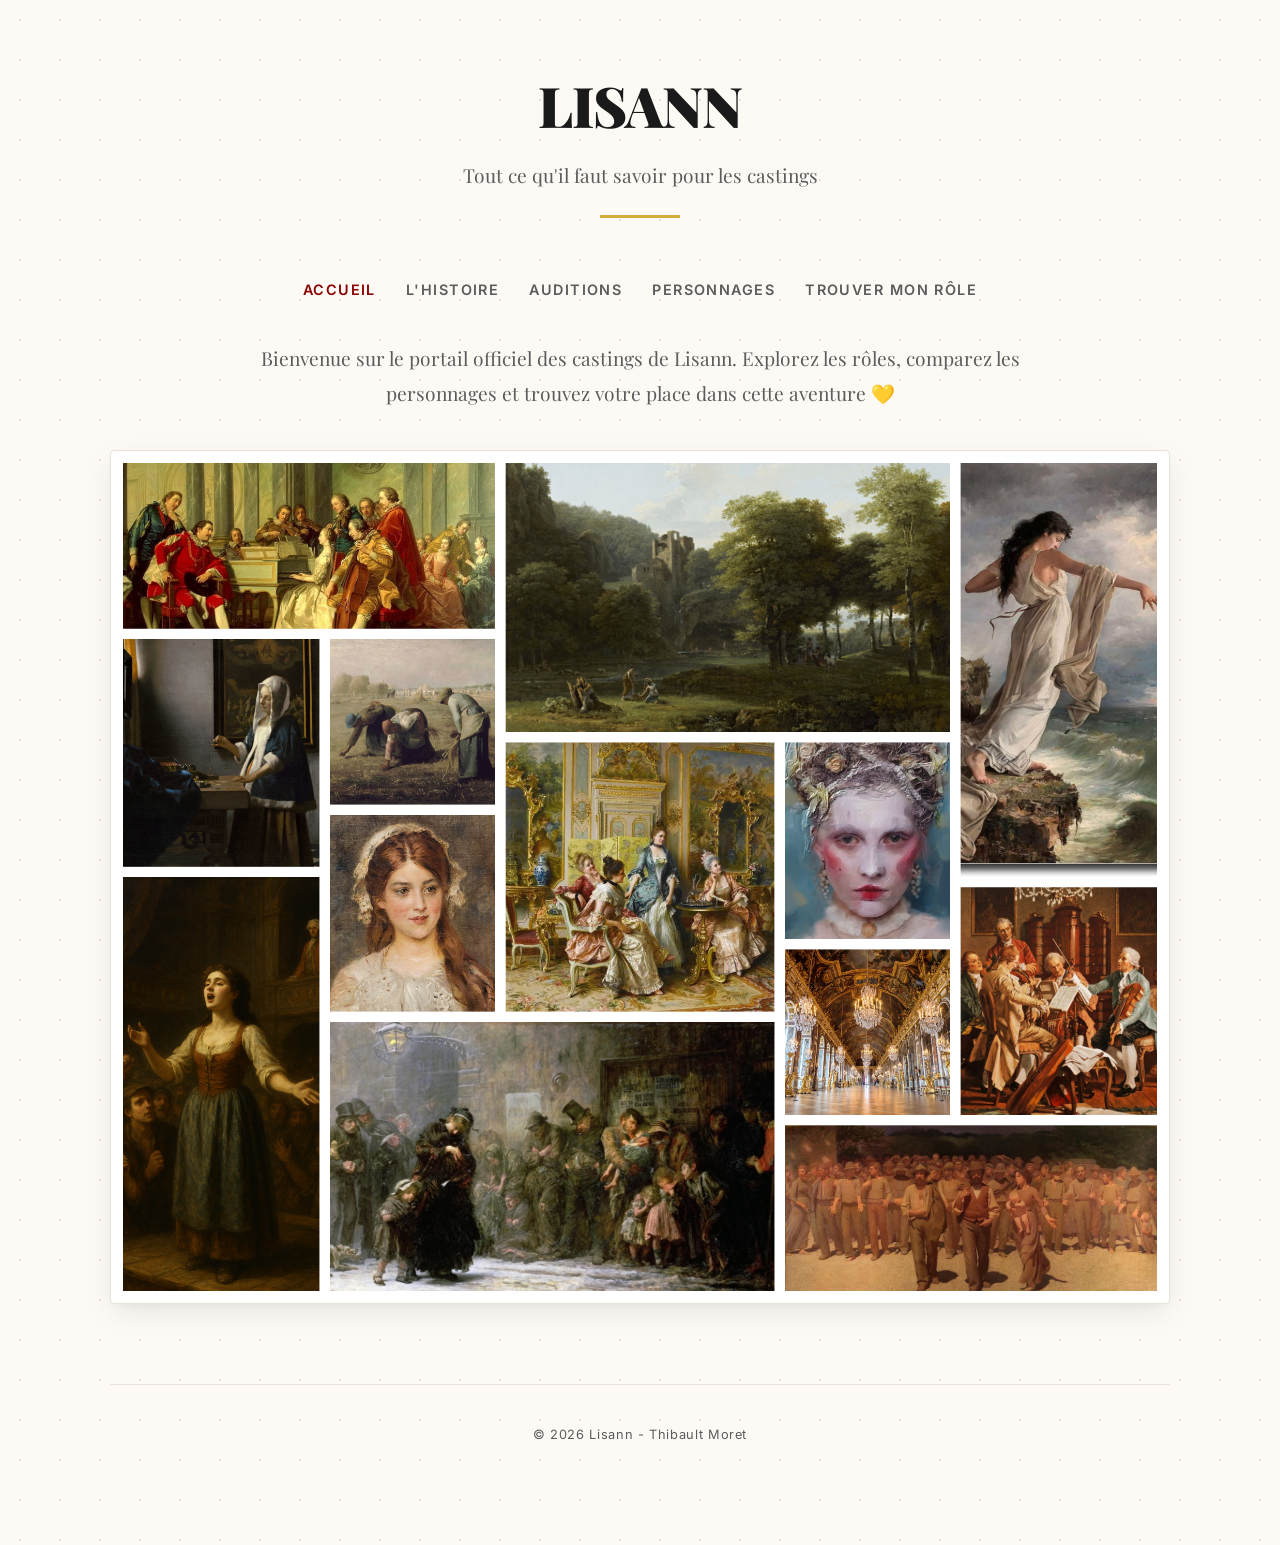
<file: index.html>
<!DOCTYPE html>
<html lang="fr">

<head>
    <meta charset="UTF-8">
    <meta name="viewport" content="width=device-width, initial-scale=1.0">
    <title>Lisann - Accueil</title>
    <link
        href="https://fonts.googleapis.com/css2?family=Playfair+Display:wght@700;900&family=Inter:wght@300;400;500;600&display=swap"
        rel="stylesheet">
    <link rel="stylesheet" href="reset.css">
    <link rel="stylesheet" href="theme.css">
    <link rel="stylesheet" href="page.css">
</head>

<body>
    <div class="container">
        <header>
            <h1>Lisann</h1>
            <p class="subtitle">Tout ce qu'il faut savoir pour les castings</p>
        </header>

        <nav>
            <a href="index.html" class="active">Accueil</a>
            <a href="resume.html">L'Histoire</a>
            <a href="process.html">Auditions</a>
            <a href="characters.html">Personnages</a>
            <a href="test.html">Trouver mon rôle</a>
        </nav>

        <main>
            <p class="subtitle home-intro">
                Bienvenue sur le portail officiel des castings de Lisann.
                Explorez les rôles, comparez les personnages et trouvez votre place dans cette aventure 💛
            </p>
            <img src="Photos/moodboard_Lisann.png" alt="Moodboard Lisann" class="moodboard">
        </main>

        <footer>
            <h5>© 2026 Lisann - Thibault Moret</h5>
        </footer>
    </div>
</body>

</html>
</file>
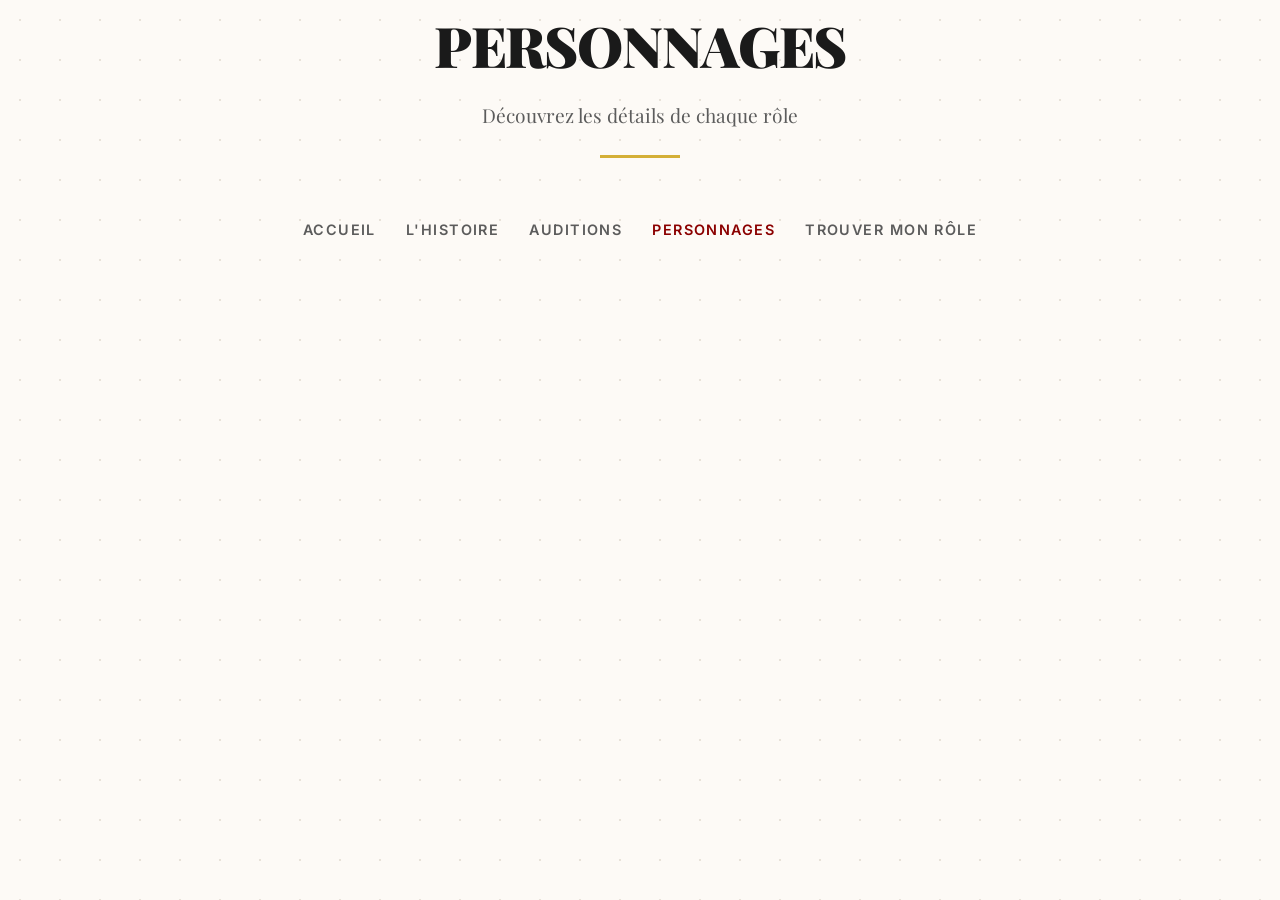
<file: characters.html>
<!DOCTYPE html>
<html lang="fr">

<head>
    <meta charset="UTF-8">
    <meta name="viewport" content="width=device-width, initial-scale=1.0">
    <title>Lisann - Personnages</title>
    <link
        href="https://fonts.googleapis.com/css2?family=Playfair+Display:wght@700;900&family=Inter:wght@300;400;500;600&display=swap"
        rel="stylesheet">
    <link rel="stylesheet" href="reset.css">
    <link rel="stylesheet" href="theme.css">
    <link rel="stylesheet" href="page.css">
    <style>
        body {
            display: flex;
            flex-direction: column;
            height: 100vh;
            padding-bottom: 0;
            overflow: hidden;
        }

        header {
            padding: 0 15px;
        }

        .characters-main {
            flex: 1;
            width: 96%;
            margin: 0 auto;
            display: flex;
            flex-direction: column;
        }

        .characters-main iframe {
            flex: 1;
            border: none;
            min-height: 0;
        }

        @media (max-width: 768px) {
            .characters-main {
                width: 98%;
            }
        }

        @media (max-width: 640px) {
            body {
                overflow: auto;
                height: auto;
                min-height: 100vh;
            }

            header {
                margin-bottom: 20px;
            }

            .characters-main {
                width: 100%;
                padding: 0 6px;
            }

            .characters-main iframe {
                min-height: 70vh;
                flex: none;
            }
        }
    </style>
</head>

<body>
    <header>
        <h1>Personnages</h1>
        <p class="subtitle">Découvrez les détails de chaque rôle</p>
    </header>

    <nav>
        <a href="index.html">Accueil</a>
        <a href="resume.html">L'Histoire</a>
        <a href="process.html">Auditions</a>
        <a href="characters.html" class="active">Personnages</a>
        <a href="test.html">Trouver mon rôle</a>
    </nav>

    <main class="characters-main">
        <iframe loading="lazy" src="https://www.canva.com/design/DAG-3W_RzjE/wr52GoiZ9YzsdvgVA-VaQA/view?embed"
            allowfullscreen="allowfullscreen" allow="fullscreen">
        </iframe>
    </main>
</body>

</html>
</file>
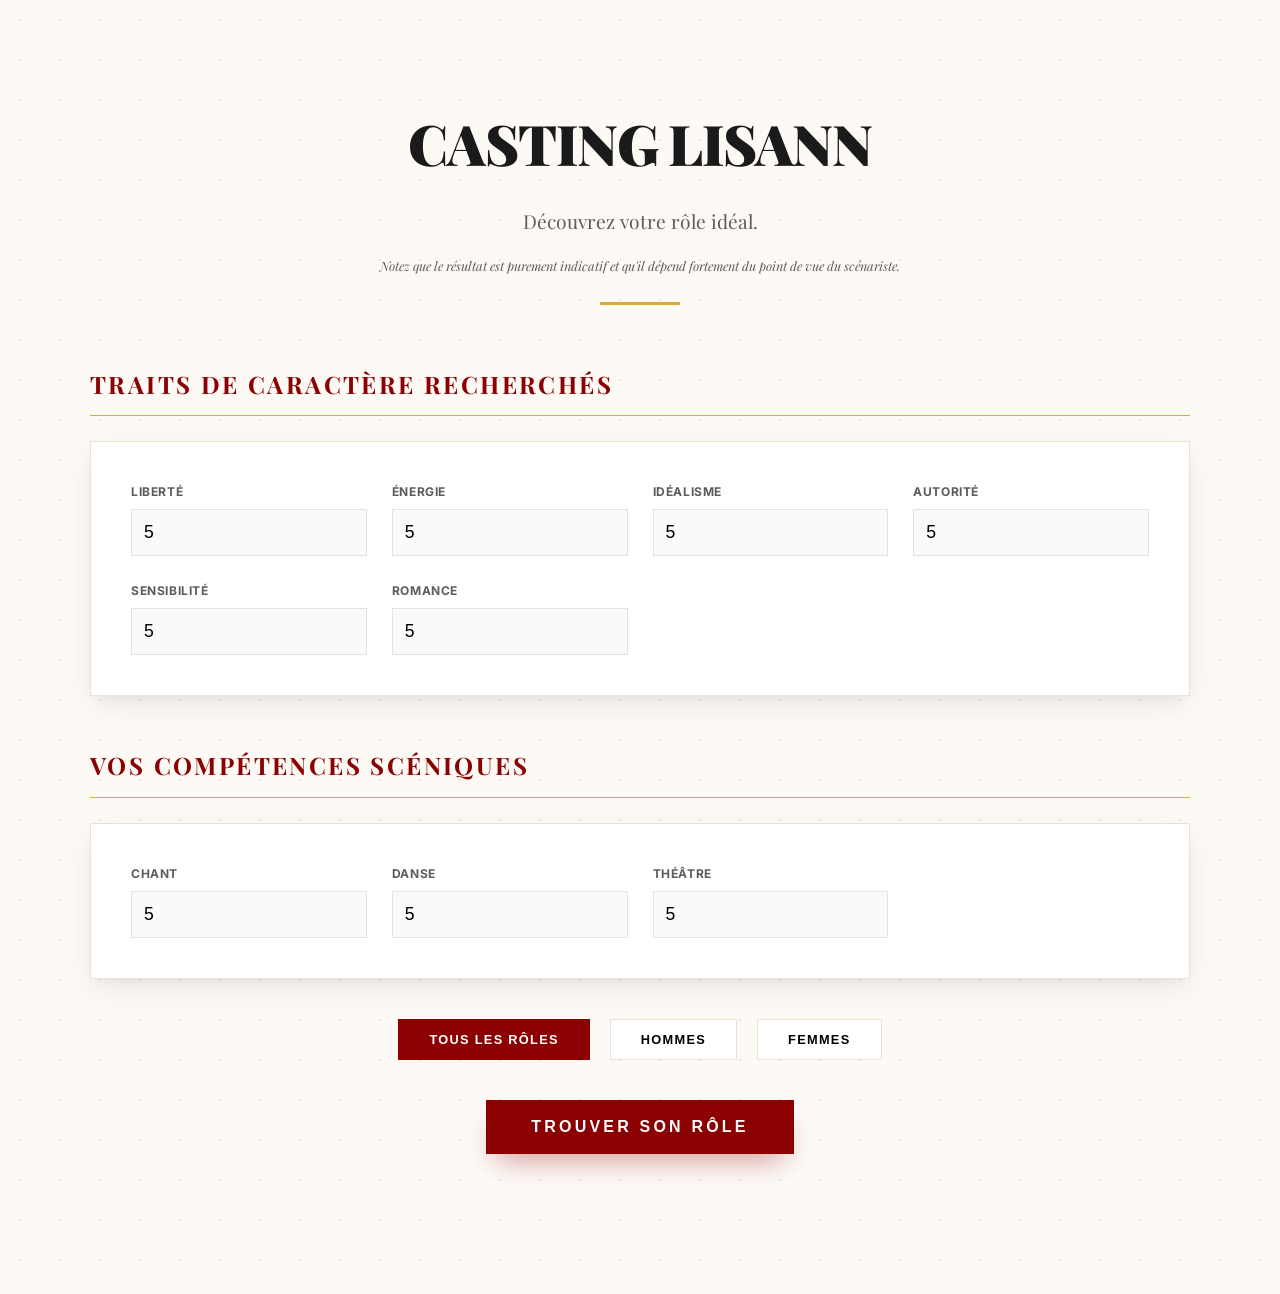
<file: lisann.html>
<!DOCTYPE html>
<html lang="fr">

<head>
    <meta charset="UTF-8">
    <meta name="viewport" content="width=device-width, initial-scale=1.0">
    <title>Casting Lisann - Trouvez votre rôle</title>
    <link href="https://fonts.googleapis.com/css2?family=Playfair+Display:wght@700;900&family=Inter:wght@300;400;500;600&display=swap" rel="stylesheet">
    <style>
        :root {
            --primary: #8b0000; /* Dark Crimson */
            --accent: #d4af37;  /* Gold */
            --bg: #fdfaf6;      /* Warm Parchment */
            --card-bg: #ffffff;
            --text-main: #1a1a1a;
            --text-muted: #5c5c5c;
            --border: #e8e2d9;
            --radius: 4px;      /* Sharp, elegant corners */
            --shadow: 0 10px 30px -5px rgba(0, 0, 0, 0.1), 0 4px 10px -4px rgba(0, 0, 0, 0.05);
        }

        body {
            font-family: 'Inter', sans-serif;
            background-color: var(--bg);
            color: var(--text-main);
            max-width: 1100px;
            margin: 0 auto;
            padding: 60px 20px;
            line-height: 1.6;
            background-image: radial-gradient(#e8e2d9 1px, transparent 1px);
            background-size: 40px 40px;
        }

        header {
            text-align: center;
            margin-bottom: 60px;
            position: relative;
        }

        header::after {
            content: "";
            display: block;
            width: 80px;
            height: 3px;
            background: var(--accent);
            margin: 25px auto 0;
        }

        h1 {
            font-family: 'Playfair Display', serif;
            font-size: 3.5rem;
            font-weight: 900;
            color: var(--text-main);
            margin-bottom: 10px;
            letter-spacing: -0.02em;
            text-transform: uppercase;
        }

        .subtitle {
            color: var(--text-muted);
            font-size: 1.2rem;
            font-family: 'Playfair Display', serif;
        }

        .subtitle-less {
            color: var(--text-muted);
            font-size: 0.8rem;
            font-style: italic;
            font-family: 'Playfair Display', serif;
        }

        .section-title {
            font-family: 'Playfair Display', serif;
            font-size: 1.5rem;
            font-weight: 700;
            margin: 50px 0 25px;
            padding-bottom: 12px;
            border-bottom: 1px solid var(--accent);
            text-transform: uppercase;
            letter-spacing: 0.1em;
            color: var(--primary);
        }

        .grid-inputs {
            display: grid;
            grid-template-columns: repeat(auto-fill, minmax(220px, 1fr));
            gap: 25px;
            background: var(--card-bg);
            padding: 40px;
            border: 1px solid var(--border);
            box-shadow: var(--shadow);
            margin-bottom: 40px;
        }

        .skill-group {
            display: flex;
            flex-direction: column;
        }

        .skill-group label {
            font-size: 0.75rem;
            font-weight: 700;
            margin-bottom: 8px;
            color: var(--text-muted);
            text-transform: uppercase;
            letter-spacing: 0.05em;
        }

        .skill-group input {
            padding: 12px;
            border: 1px solid var(--border);
            border-radius: 0;
            font-size: 1.1rem;
            transition: all 0.3s ease;
            background: #fafafa;
        }

        .skill-group input:focus {
            outline: none;
            border-color: var(--accent);
            background: white;
            box-shadow: 0 0 0 1px var(--accent);
        }

        .filters {
            display: flex;
            justify-content: center;
            gap: 20px;
            margin-bottom: 40px;
        }

        .filter-btn {
            padding: 12px 30px;
            border-radius: 0;
            border: 1px solid var(--border);
            background: var(--card-bg);
            cursor: pointer;
            font-weight: 600;
            text-transform: uppercase;
            letter-spacing: 0.1em;
            font-size: 0.8rem;
            transition: all 0.3s;
        }

        .filter-btn.active {
            background: var(--primary);
            color: white;
            border-color: var(--primary);
        }

        .filter-btn:hover:not(.active) {
            border-color: var(--accent);
            color: var(--primary);
        }

        .actions {
            text-align: center;
            margin-bottom: 80px;
        }

        .btn-primary {
            background-color: var(--primary);
            color: white;
            padding: 18px 45px;
            border: none;
            border-radius: 0;
            font-size: 1rem;
            font-weight: 700;
            text-transform: uppercase;
            letter-spacing: 0.2em;
            cursor: pointer;
            transition: all 0.3s;
            box-shadow: 0 15px 30px -10px rgba(139, 0, 0, 0.4);
        }

        .btn-primary:hover {
            transform: translateY(-2px);
            box-shadow: 0 20px 40px -10px rgba(139, 0, 0, 0.5);
            background-color: #a00000;
        }

        #results {
            display: grid;
            grid-template-columns: repeat(auto-fill, minmax(320px, 1fr));
            gap: 40px;
        }

        .result-card {
            background: var(--card-bg);
            border: 1px solid var(--border);
            overflow: hidden;
            box-shadow: var(--shadow);
            transition: all 0.4s cubic-bezier(0.165, 0.84, 0.44, 1);
            display: flex;
            flex-direction: column;
            position: relative;
        }

        .result-card:hover {
            transform: translateY(-10px);
            box-shadow: 0 30px 60px -12px rgba(0, 0, 0, 0.15);
            border-color: var(--accent);
        }

        .character-img {
            width: 100%;
            height: 380px; /* Taller for a playbill feel */
            object-fit: cover;
            object-position: top center; /* Focus on faces, crop bottom */
            background-color: #f1f5f9;
            filter: sepia(0.2) contrast(1.1); /* Subtle theatrical filter */
            transition: filter 0.4s;
        }

        .result-card:hover .character-img {
            filter: sepia(0) contrast(1.1);
        }

        .card-content {
            padding: 30px;
            text-align: center;
            background: white;
            z-index: 1;
        }

        .card-header {
            margin-bottom: 20px;
        }

        .character-name {
            font-family: 'Playfair Display', serif;
            font-size: 1.8rem;
            font-weight: 900;
            margin: 0;
            text-transform: uppercase;
            color: var(--text-main);
        }

        .match-percent {
            font-family: 'Playfair Display', serif;
            font-size: 2.2rem;
            font-weight: 900;
            color: var(--primary);
            margin-top: 5px;
        }

        .score-label {
            font-size: 0.7rem;
            color: var(--text-muted);
            text-transform: uppercase;
            letter-spacing: 0.2em;
            font-weight: 700;
            margin-bottom: 12px;
        }

        .score-bar-container {
            height: 4px; /* Thin, elegant bar */
            background: #eee;
            margin: 0 auto;
            width: 100%;
        }

        .score-bar-fill {
            height: 100%;
            background: var(--accent);
            transition: width 1.5s cubic-bezier(0.19, 1, 0.22, 1);
        }

        .no-results {
            text-align: center;
            grid-column: 1 / -1;
            padding: 60px;
            font-family: 'Playfair Display', serif;
            font-size: 1.5rem;
            color: var(--text-muted);
        }

        /* Decorative "Seal" or "Badge" for high matches */
        .match-badge {
            position: absolute;
            top: 20px;
            right: 20px;
            background: var(--accent);
            color: white;
            padding: 10px;
            font-size: 0.6rem;
            font-weight: 900;
            text-transform: uppercase;
            letter-spacing: 0.1em;
            clip-path: polygon(50% 0%, 100% 25%, 100% 75%, 50% 100%, 0% 75%, 0% 25%);
            z-index: 2;
        }

        @media (max-width: 640px) {
            h1 { font-size: 2.5rem; }
            .grid-inputs { padding: 20px; grid-template-columns: 1fr; }
        }
    </style>
</head>

<body>
    <header>
        <h1>Casting Lisann</h1>
        <p class="subtitle">Découvrez votre rôle idéal.</p>
        <p class="subtitle-less">Notez que le résultat est purement indicatif et qu'il dépend fortement du point de vue du scénariste.</p>
    </header>

    <div class="section-title">Traits de Caractère Recherchés</div>
    <div class="grid-inputs" id="character-inputs"></div>

    <div class="section-title">Vos Compétences Scéniques</div>
    <div class="grid-inputs" id="performance-inputs"></div>

    <div class="filters">
        <button class="filter-btn active" onclick="setGender('All', this)">Tous les Rôles</button>
        <button class="filter-btn" onclick="setGender('M', this)">Hommes</button>
        <button class="filter-btn" onclick="setGender('F', this)">Femmes</button>
    </div>

    <div class="actions">
        <button class="btn-primary" onclick="findBestRoles()">Trouver son rôle</button>
    </div>

    <div id="results"></div>

    <script>
        const skills = [
            { id: "liberte", label: "Liberté", type: "character" },
            { id: "energie", label: "Énergie", type: "character" },
            { id: "idealisme", label: "Idéalisme", type: "character" },
            { id: "autorite", label: "Autorité", type: "character" },
            { id: "sensibilite", label: "Sensibilité", type: "character" },
            { id: "chant", label: "Chant", type: "performance" },
            { id: "danse", label: "Danse", type: "performance" },
            { id: "theatre", label: "Théâtre", type: "performance" },
            { id: "romance", label: "Romance", type: "character" }
        ];

        const roles = [
            { name: "Enguerrand", gender: "M", photo: "Photos/Leader.png", values: [5, 7, 9, 10, 3, 5, 6, 5, 7] },
            { name: "Catherine", gender: "F", photo: "Photos/Catherine.png", values: [6, 6, 8, 9, 7, 4, 9, 7, 5] },
            { name: "Reine", gender: "F", photo: "Photos/Reine.png", values: [3, 6, 6, 9, 0, 5, 8, 6, 3] },
            { name: "Charles", gender: "M", photo: "Photos/Charles.png", values: [7, 8, 6, 1, 8, 9, 8, 8, 10] },
            { name: "Octave", gender: "M", photo: "Photos/Octave.png", values: [1, 6, 2, 4, 1, 7, 5, 7, 2] },
            { name: "Marie", gender: "F", photo: "Photos/Marie.png", values: [1, 3, 2, 7, 5, 7, 7, 4, 2] },
            { name: "Lisann", gender: "F", photo: "Photos/Lisann.png", values: [10, 2, 10, 10, 0, 10, 6, 0, 0] },
            { name: "Roi", gender: "M", photo: "Photos/Roi.png", values: [10, 4, 5, 7, 1, 8, 5, 4, 9] },
            { name: "Claire", gender: "F", photo: "Photos/Claire.png", values: [9, 9, 10, 3, 8, 7, 8, 7, 4] },
            { name: "Vincent", gender: "M", photo: "Photos/Vincent.png", values: [4, 8, 6, 6, 5, 3, 7, 10, 3] },
            { name: "Père de Claire", gender: "M", photo: "Photos/Parents.png", values: [1, 3, 2, 5, 8, 6, 5, 2, 7] },
            { name: "Mère de Claire", gender: "F", photo: "Photos/Parents.png", values: [1, 7, 2, 9, 4, 6, 5, 3, 5] },
            { name: "Chef de la garde", gender: "All", photo: "Photos/Leader.png", values: [2, 8, 2, 10, 1, 4, 6, 3, 0] },
            { name: "Disciple", gender: "All", photo: "Photos/Disciples.png", values: [6, 8, 5, 2, 4, 1, 7, 10, 4] }
        ];

        let currentGenderFilter = "All";

        // Generate inputs
        const charContainer = document.getElementById("character-inputs");
        const perfContainer = document.getElementById("performance-inputs");

        skills.forEach(skill => {
            const html = `
                <div class="skill-group">
                    <label for="${skill.id}">${skill.label}</label>
                    <input type="number" min="0" max="10" value="5" id="${skill.id}">
                </div>
            `;
            if (skill.type === "character") charContainer.innerHTML += html;
            else perfContainer.innerHTML += html;
        });

        function setGender(gender, btn) {
            currentGenderFilter = gender;
            document.querySelectorAll('.filter-btn').forEach(b => b.classList.remove('active'));
            btn.classList.add('active');
            findBestRoles();
        }

        function cosineSimilarity(a, b) {
            let dot = 0, normA = 0, normB = 0;
            for (let i = 0; i < a.length; i++) {
                dot += a[i] * b[i];
                normA += a[i] * a[i];
                normB += b[i] * b[i];
            }
            normA = Math.sqrt(normA);
            normB = Math.sqrt(normB);
            if (normA === 0 || normB === 0) return 0;
            return dot / (normA * normB);
        }

        function findBestRoles() {
            const resultsContainer = document.getElementById("results");
            resultsContainer.innerHTML = "";

            const userValues = skills.map(s => Number(document.getElementById(s.id).value));

            const perfIndices = [5, 6, 7];
            const charIndices = [0, 1, 2, 3, 4, 8];

            const filteredRoles = roles.filter(role =>
                currentGenderFilter === "All" || role.gender === currentGenderFilter || role.gender === "All"
            );

            const scores = filteredRoles.map(role => {
                let perfScoreSum = 0;
                perfIndices.forEach(idx => {
                    const u = userValues[idx];
                    const r = role.values[idx];
                    const coverage = r === 0 ? 1 : Math.min(u, r) / r;
                    perfScoreSum += coverage;
                });
                const finalPerfScore = perfScoreSum / perfIndices.length;

                const userCharVec = charIndices.map(idx => userValues[idx] - 5);
                const roleCharVec = charIndices.map(idx => role.values[idx] - 5);
                const similarity = cosineSimilarity(userCharVec, roleCharVec);
                const finalCharScore = (similarity + 1) / 2;

                const totalScore = (finalPerfScore * 0.6) + (finalCharScore * 0.4);

                return {
                    ...role,
                    score: totalScore * 100
                };
            });

            scores.sort((a, b) => b.score - a.score);

            if (scores.length === 0) {
                resultsContainer.innerHTML = '<div class="no-results">Le rideau reste fermé. Aucun rôle ne correspond.</div>';
                return;
            }

            scores.forEach(role => {
                let slug = role.name.toLowerCase()
                    .replace(/ /g, "-")
                    .replace(/[éèê]/g, "e")
                    .replace(/[àâ]/g, "a");
                
                if (role.name === "Enguerrand") slug = "enguerrand";
                else if (role.name === "Lisann") slug = "";
                else if (role.name === "Roi") slug = "le-roi";
                else if (role.name === "Reine") slug = "la-reine";
                else if (role.name === "Chef de la garde") slug = "chef-gardes";
                else if (role.name === "Père de Claire" || role.name === "Mère de Claire") slug = "parents";

                const url = `https://muxicfestival.my.canva.site/lisann-characters/${slug}`;

                resultsContainer.innerHTML += `
                    <div class="result-card" onclick="window.open('${url}', '_blank')" style="cursor: pointer;">
                        ${role.score > 85 ? '<div class="match-badge">Rôle Idéal</div>' : ''}
                        <img src="${role.photo}" alt="${role.name}" class="character-img" onerror="this.src='https://via.placeholder.com/320x480?text=${role.name}'">
                        <div class="card-content">
                            <div class="card-header">
                                <div class="score-label">Affinité Artistique</div>
                                <div class="match-percent">${Math.round(role.score)}%</div>
                                <h3 class="character-name">${role.name}</h3>
                            </div>
                            <div class="score-bar-container">
                                <div class="score-bar-fill" style="width: ${role.score}%"></div>
                            </div>
                        </div>
                    </div>
                `;
            });

            // Smooth scroll to results
            resultsContainer.scrollIntoView({ behavior: 'smooth', block: 'start' });
        }
    </script>
</body>

</html>
</file>
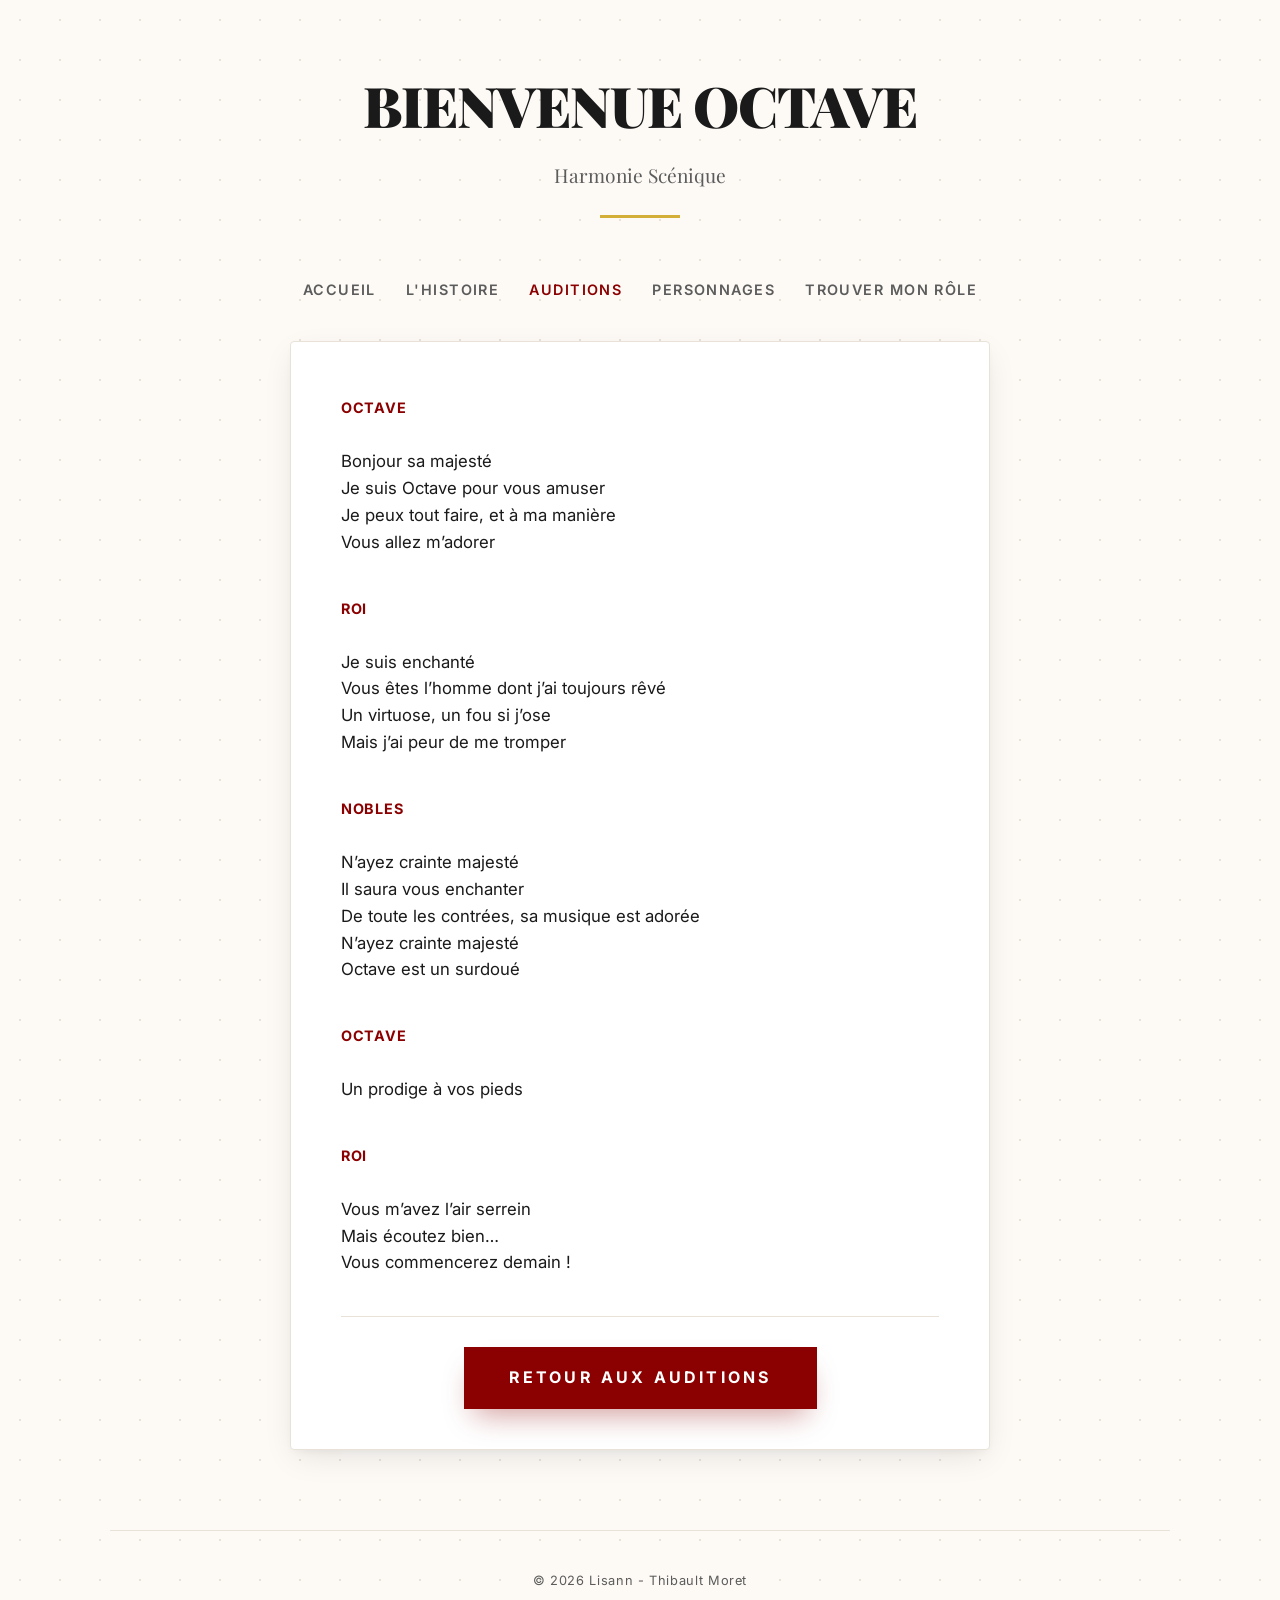
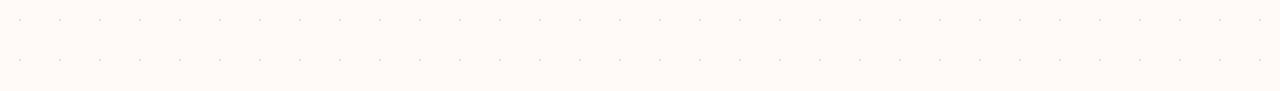
<file: lyrics-bienvenue.html>
<!DOCTYPE html>
<html lang="fr">

<head>
    <meta charset="UTF-8">
    <meta name="viewport" content="width=device-width, initial-scale=1.0">
    <title>Bienvenue Octave - Paroles</title>
    <link href="https://fonts.googleapis.com/css2?family=Playfair+Display:ital,wght@0,700;0,900;1,700&family=Inter:wght@300;400;500;600;700&display=swap" rel="stylesheet">
    <link rel="stylesheet" href="reset.css">
    <link rel="stylesheet" href="theme.css">
    <link rel="stylesheet" href="page.css">
    <style>
        .lyrics-container {
            max-width: 700px;
            margin: 40px auto;
            background: var(--card-bg);
            border: 1px solid var(--border);
            border-radius: var(--radius);
            box-shadow: var(--shadow);
            padding: 40px 50px;
        }

        .lyrics-text {
            font-size: 1.05rem;
            line-height: 1.6;
            color: var(--text-main);
            white-space: pre-wrap;
            font-family: 'Inter', sans-serif;
        }

        .lyrics-text strong {
            color: var(--primary);
            font-weight: 700;
            display: block;
            margin-top: 14px;
            margin-bottom: 2px;
            font-size: 0.9rem;
            text-transform: uppercase;
            letter-spacing: 0.05em;
        }

        .lyrics-text em {
            font-style: italic;
            color: var(--text-muted);
        }

        .back-button-container {
            text-align: center;
            margin-top: 40px;
            padding-top: 30px;
            border-top: 1px solid var(--border);
        }
        
        @media (max-width: 640px) {
            .lyrics-container {
                padding: 30px 20px;
                margin: 20px auto;
            }
        }
    </style>
</head>

<body>
    <div class="container">
        <header>
            <h1>Bienvenue Octave</h1>
            <p class="subtitle">Harmonie Scénique</p>
        </header>

        <nav>
            <a href="index.html">Accueil</a>
            <a href="resume.html">L'Histoire</a>
            <a href="process.html" class="active">Auditions</a>
            <a href="characters.html">Personnages</a>
            <a href="test.html">Trouver mon rôle</a>
        </nav>

        <main>
            <div class="lyrics-container">
                <div class="lyrics-text"><strong>Octave</strong>
Bonjour sa majesté
Je suis Octave pour vous amuser
Je peux tout faire, et à ma manière
Vous allez m’adorer

<strong>Roi</strong>
Je suis enchanté
Vous êtes l’homme dont j’ai toujours rêvé
Un virtuose, un fou si j’ose
Mais j’ai peur de me tromper

<strong>Nobles</strong>
N’ayez crainte majesté
Il saura vous enchanter
De toute les contrées, sa musique est adorée
N’ayez crainte majesté
Octave est un surdoué

<strong>Octave</strong>
Un prodige à vos pieds

<strong>Roi</strong>
Vous m’avez l’air serrein
Mais écoutez bien…
Vous commencerez demain !</div>
                
                <div class="back-button-container">
                    <a href="process.html" class="btn-primary" style="display: inline-block; text-decoration: none;">Retour aux auditions</a>
                </div>
            </div>
        </main>

        <footer>
            <h5>© 2026 Lisann - Thibault Moret</h5>
        </footer>
    </div>
</body>

</html>
</file>
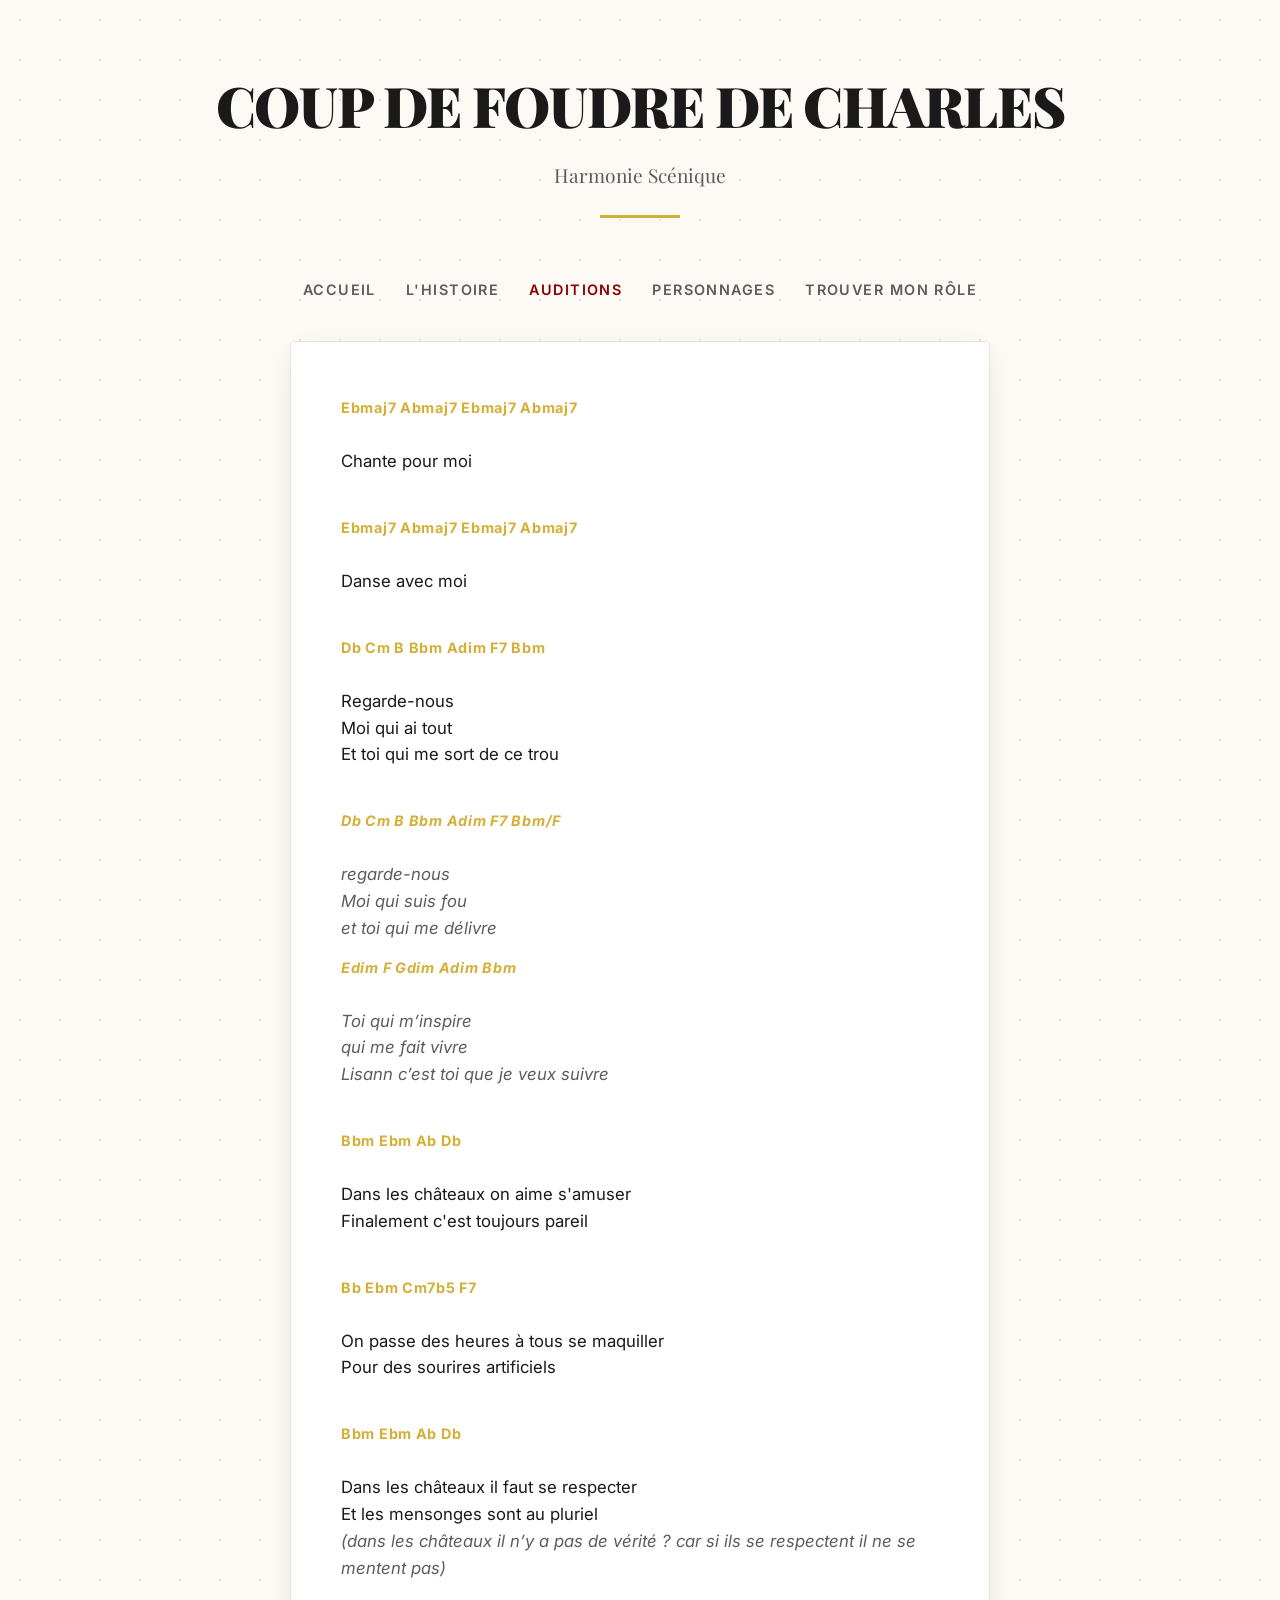
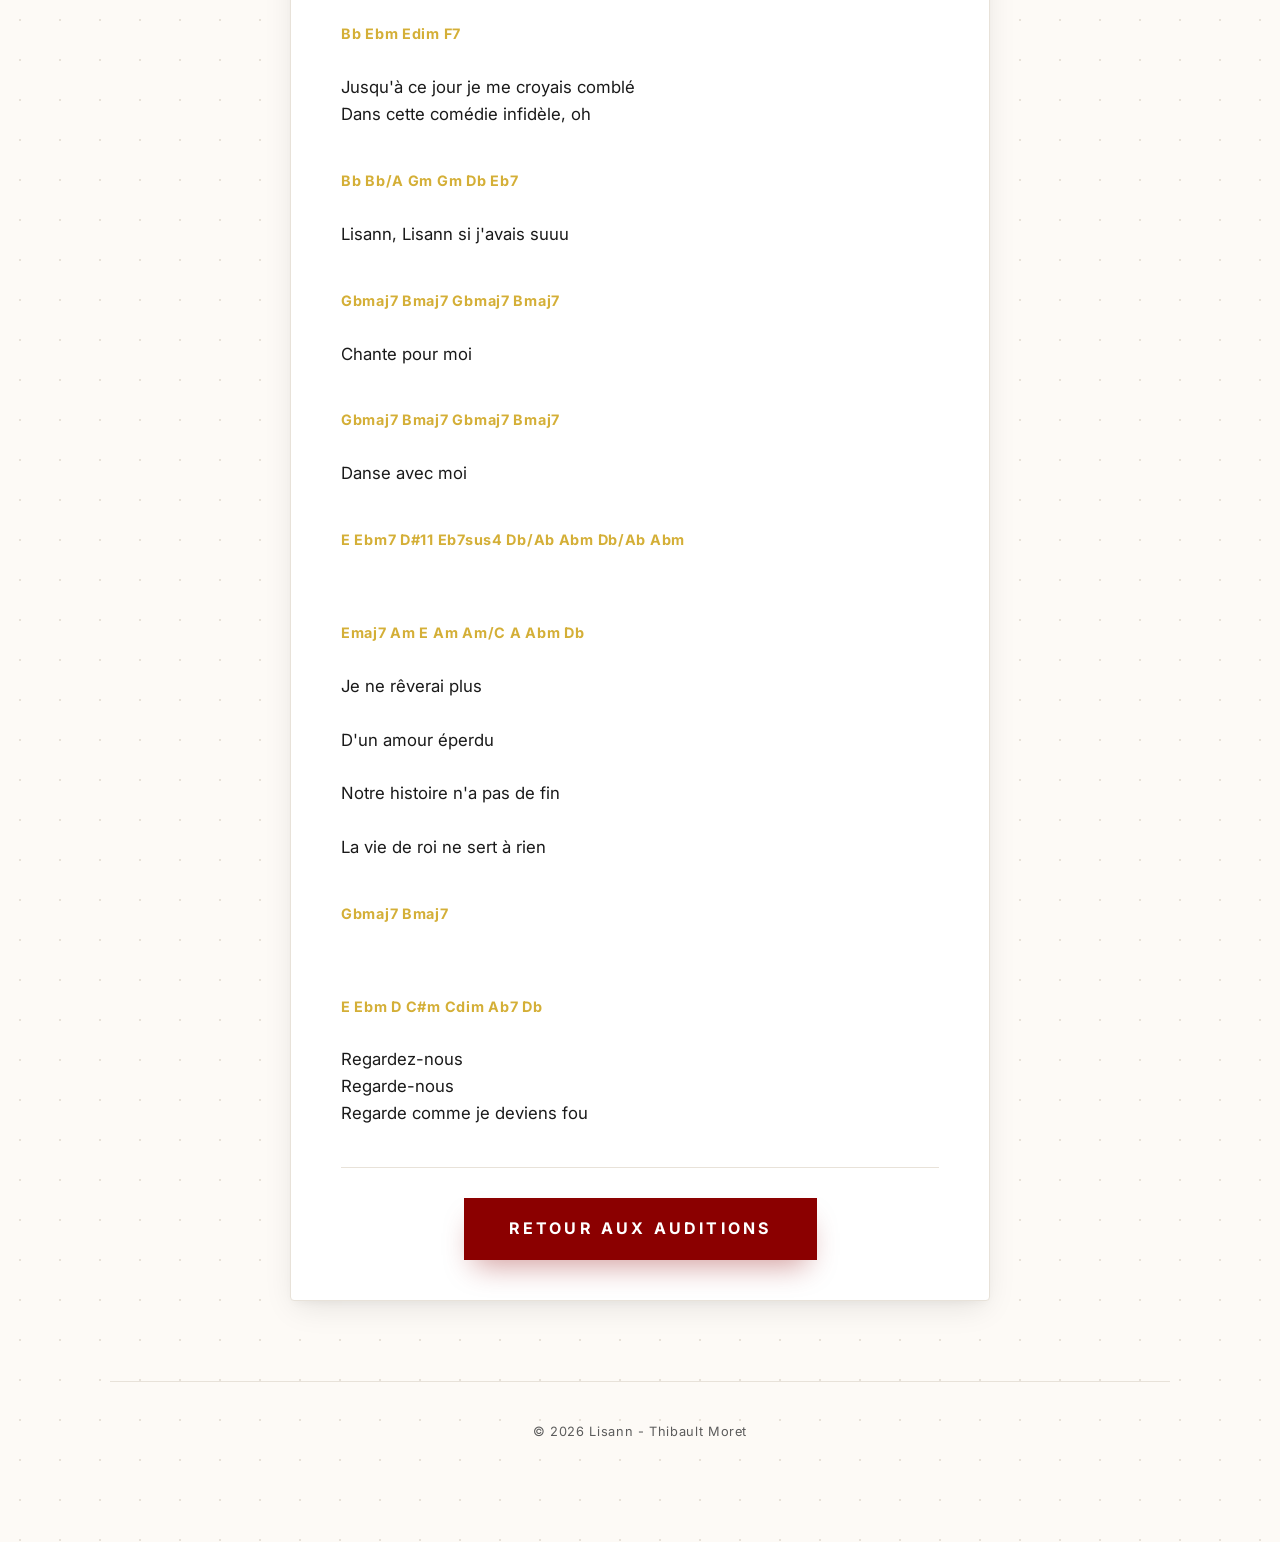
<file: lyrics-coup-de-foudre.html>
<!DOCTYPE html>
<html lang="fr">

<head>
    <meta charset="UTF-8">
    <meta name="viewport" content="width=device-width, initial-scale=1.0">
    <title>Coup de foudre de Charles - Paroles</title>
    <link href="https://fonts.googleapis.com/css2?family=Playfair+Display:ital,wght@0,700;0,900;1,700&family=Inter:wght@300;400;500;600;700&display=swap" rel="stylesheet">
    <link rel="stylesheet" href="reset.css">
    <link rel="stylesheet" href="theme.css">
    <link rel="stylesheet" href="page.css">
    <style>
        .lyrics-container {
            max-width: 700px;
            margin: 40px auto;
            background: var(--card-bg);
            border: 1px solid var(--border);
            border-radius: var(--radius);
            box-shadow: var(--shadow);
            padding: 40px 50px;
        }

        .lyrics-text {
            font-size: 1.05rem;
            line-height: 1.6;
            color: var(--text-main);
            white-space: pre-wrap;
            font-family: 'Inter', sans-serif;
        }

        .lyrics-text strong {
            color: var(--accent);
            font-weight: 700;
            display: block;
            margin-top: 14px;
            margin-bottom: 2px;
            font-size: 0.9rem;
            letter-spacing: 0.05em;
        }

        .lyrics-text em {
            font-style: italic;
            color: var(--text-muted);
        }

        .back-button-container {
            text-align: center;
            margin-top: 40px;
            padding-top: 30px;
            border-top: 1px solid var(--border);
        }
        
        @media (max-width: 640px) {
            .lyrics-container {
                padding: 30px 20px;
                margin: 20px auto;
            }
        }
    </style>
</head>

<body>
    <div class="container">
        <header>
            <h1>Coup de foudre de Charles</h1>
            <p class="subtitle">Harmonie Scénique</p>
        </header>

        <nav>
            <a href="index.html">Accueil</a>
            <a href="resume.html">L'Histoire</a>
            <a href="process.html" class="active">Auditions</a>
            <a href="characters.html">Personnages</a>
            <a href="test.html">Trouver mon rôle</a>
        </nav>

        <main>
            <div class="lyrics-container">
                <div class="lyrics-text"><strong>Ebmaj7 Abmaj7 Ebmaj7 Abmaj7</strong>
Chante pour moi

<strong>Ebmaj7 Abmaj7 Ebmaj7 Abmaj7</strong>
Danse avec moi

<strong>Db Cm B Bbm Adim F7 Bbm</strong>
Regarde-nous
Moi qui ai tout
Et toi qui me sort de ce trou

<em><strong>Db Cm B Bbm Adim F7 Bbm/F</strong>
regarde-nous
Moi qui suis fou
et toi qui me délivre
<strong>Edim F Gdim Adim Bbm</strong>
Toi qui m’inspire
qui me fait vivre
Lisann c’est toi que je veux suivre</em>

<strong>Bbm Ebm Ab Db</strong>
Dans les châteaux on aime s'amuser
Finalement c'est toujours pareil

<strong>Bb Ebm Cm7b5 F7</strong>
On passe des heures à tous se maquiller
Pour des sourires artificiels

<strong>Bbm Ebm Ab Db</strong>
Dans les châteaux il faut se respecter
Et les mensonges sont au pluriel
<em>(dans les châteaux il n’y a pas de vérité ? car si ils se respectent il ne se mentent pas)</em>

<strong>Bb Ebm Edim F7</strong>
Jusqu'à ce jour je me croyais comblé
Dans cette comédie infidèle, oh

<strong>Bb Bb/A Gm Gm Db Eb7</strong>
Lisann, Lisann si j'avais suuu

<strong>Gbmaj7 Bmaj7 Gbmaj7 Bmaj7</strong>
Chante pour moi

<strong>Gbmaj7 Bmaj7 Gbmaj7 Bmaj7</strong>
Danse avec moi

<strong>E Ebm7 D#11 Eb7sus4 Db/Ab Abm Db/Ab Abm</strong>

<strong>Emaj7 Am E Am Am/C A Abm Db</strong>
Je ne rêverai plus

D'un amour éperdu

Notre histoire n'a pas de fin

La vie de roi ne sert à rien

<strong>Gbmaj7 Bmaj7</strong>

<strong>E Ebm D C#m Cdim Ab7 Db</strong>
Regardez-nous
Regarde-nous
Regarde comme je deviens fou</div>
                
                <div class="back-button-container">
                    <a href="process.html" class="btn-primary" style="display: inline-block; text-decoration: none;">Retour aux auditions</a>
                </div>
            </div>
        </main>

        <footer>
            <h5>© 2026 Lisann - Thibault Moret</h5>
        </footer>
    </div>
</body>

</html>
</file>
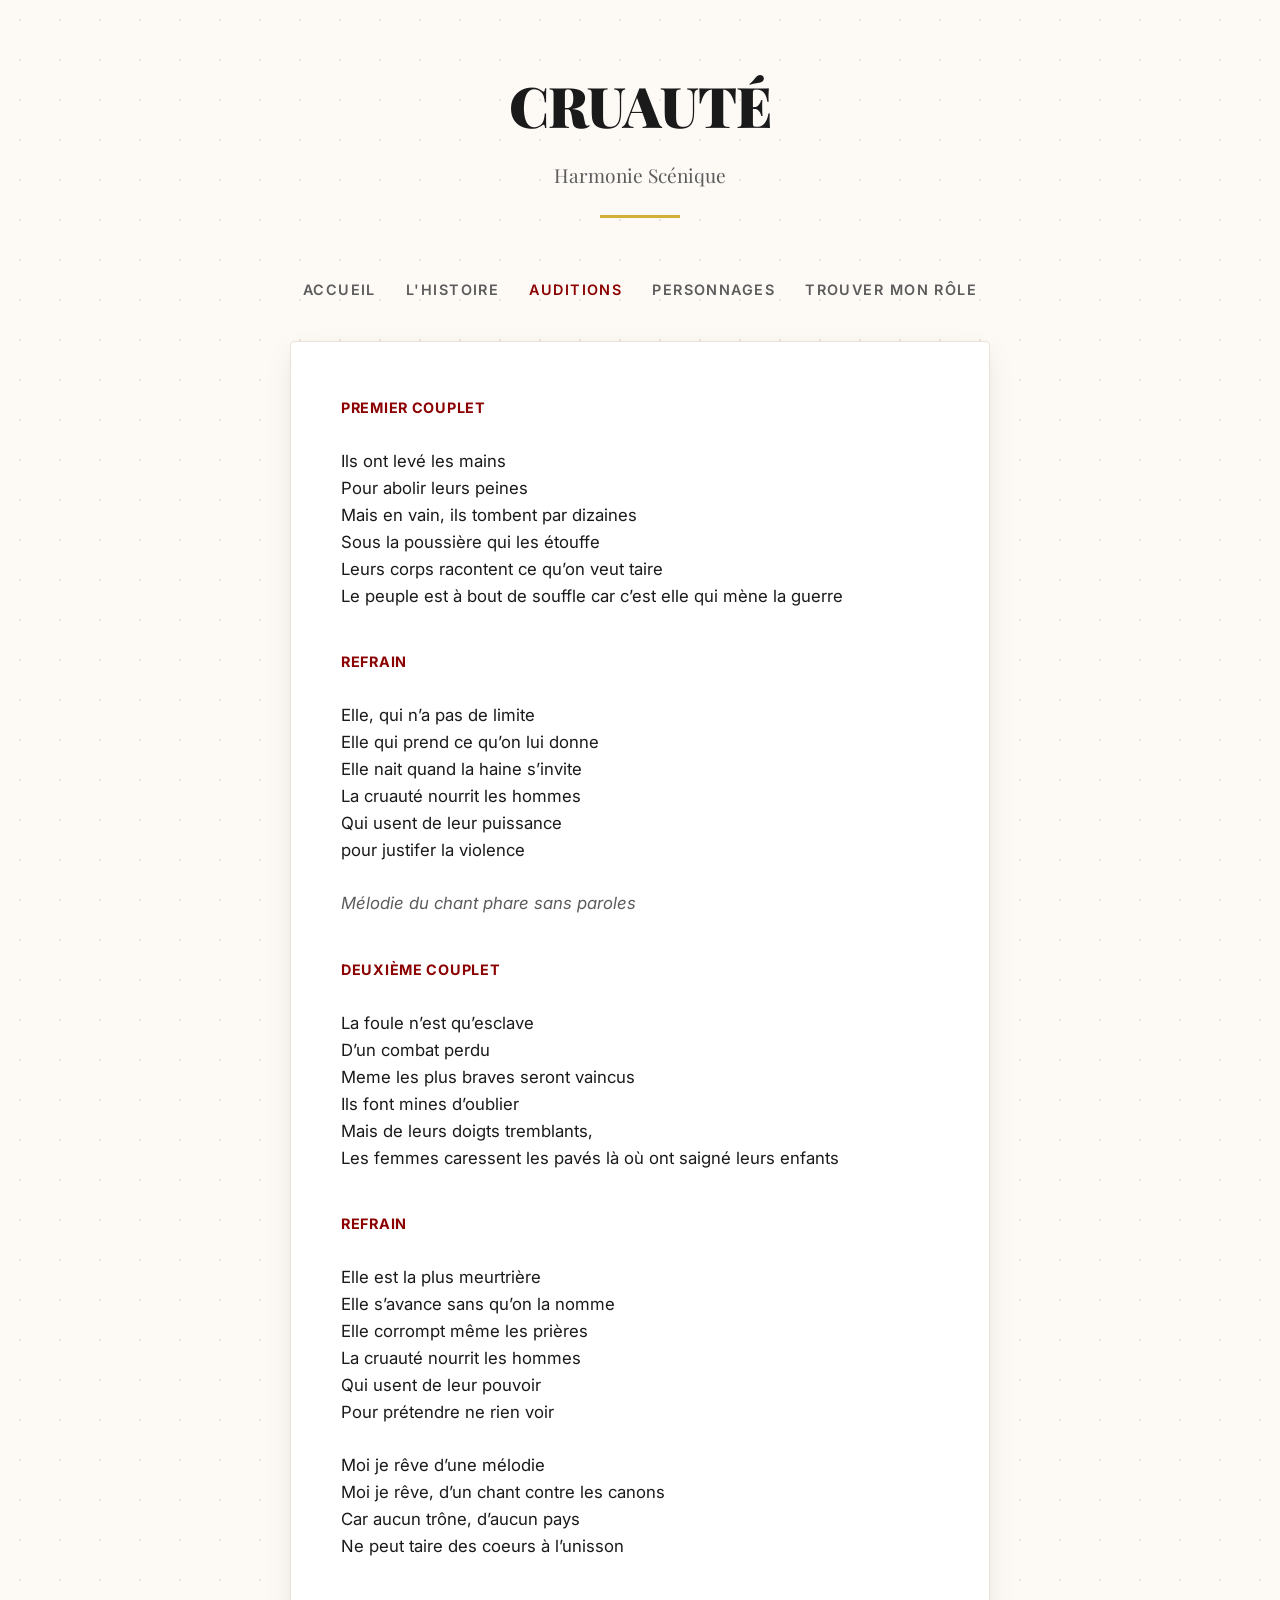
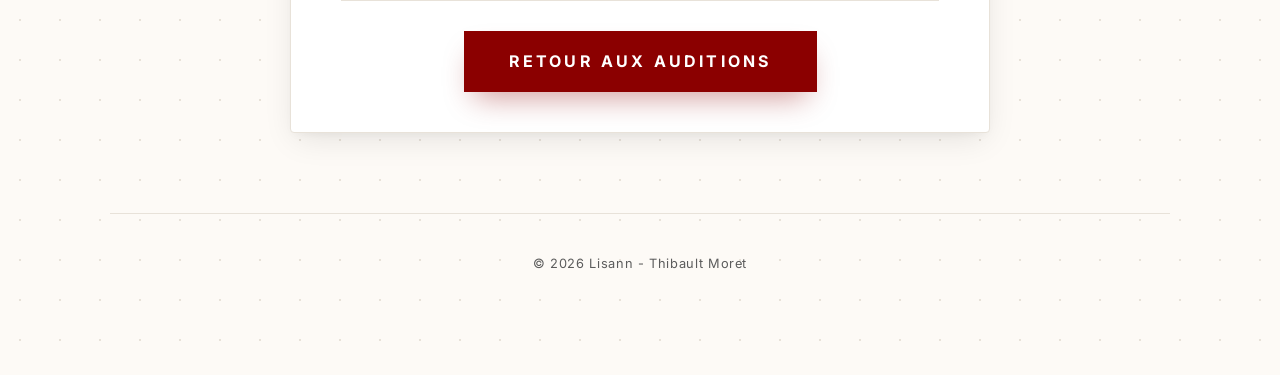
<file: lyrics-cruaute.html>
<!DOCTYPE html>
<html lang="fr">

<head>
    <meta charset="UTF-8">
    <meta name="viewport" content="width=device-width, initial-scale=1.0">
    <title>Cruauté - Paroles</title>
    <link href="https://fonts.googleapis.com/css2?family=Playfair+Display:ital,wght@0,700;0,900;1,700&family=Inter:wght@300;400;500;600;700&display=swap" rel="stylesheet">
    <link rel="stylesheet" href="reset.css">
    <link rel="stylesheet" href="theme.css">
    <link rel="stylesheet" href="page.css">
    <style>
        .lyrics-container {
            max-width: 700px;
            margin: 40px auto;
            background: var(--card-bg);
            border: 1px solid var(--border);
            border-radius: var(--radius);
            box-shadow: var(--shadow);
            padding: 40px 50px;
        }

        .lyrics-text {
            font-size: 1.05rem;
            line-height: 1.6;
            color: var(--text-main);
            white-space: pre-wrap;
            font-family: 'Inter', sans-serif;
        }

        .lyrics-text strong {
            color: var(--primary);
            font-weight: 700;
            display: block;
            margin-top: 14px;
            margin-bottom: 2px;
            font-size: 0.9rem;
            text-transform: uppercase;
            letter-spacing: 0.05em;
        }

        .lyrics-text em {
            font-style: italic;
            color: var(--text-muted);
        }

        .back-button-container {
            text-align: center;
            margin-top: 40px;
            padding-top: 30px;
            border-top: 1px solid var(--border);
        }
        
        @media (max-width: 640px) {
            .lyrics-container {
                padding: 30px 20px;
                margin: 20px auto;
            }
        }
    </style>
</head>

<body>
    <div class="container">
        <header>
            <h1>Cruauté</h1>
            <p class="subtitle">Harmonie Scénique</p>
        </header>

        <nav>
            <a href="index.html">Accueil</a>
            <a href="resume.html">L'Histoire</a>
            <a href="process.html" class="active">Auditions</a>
            <a href="characters.html">Personnages</a>
            <a href="test.html">Trouver mon rôle</a>
        </nav>

        <main>
            <div class="lyrics-container">
                <div class="lyrics-text"><strong>Premier couplet</strong>
Ils ont levé les mains
Pour abolir leurs peines
Mais en vain, ils tombent par dizaines
Sous la poussière qui les étouffe
Leurs corps racontent ce qu’on veut taire
Le peuple est à bout de souffle car c’est elle qui mène la guerre

<strong>Refrain</strong>
Elle, qui n’a pas de limite
Elle qui prend ce qu’on lui donne
Elle nait quand la haine s’invite
La cruauté nourrit les hommes
Qui usent de leur puissance
pour justifer la violence

<em>Mélodie du chant phare sans paroles</em>

<strong>Deuxième couplet</strong>
La foule n’est qu’esclave
D’un combat perdu
Meme les plus braves seront vaincus
Ils font mines d’oublier
Mais de leurs doigts tremblants,
Les femmes caressent les pavés là où ont saigné leurs enfants

<strong>Refrain</strong>
Elle est la plus meurtrière
Elle s’avance sans qu’on la nomme
Elle corrompt même les prières
La cruauté nourrit les hommes
Qui usent de leur pouvoir
Pour prétendre ne rien voir

Moi je rêve d’une mélodie
Moi je rêve, d’un chant contre les canons
Car aucun trône, d’aucun pays
Ne peut taire des coeurs à l’unisson</div>
                
                <div class="back-button-container">
                    <a href="process.html" class="btn-primary" style="display: inline-block; text-decoration: none;">Retour aux auditions</a>
                </div>
            </div>
        </main>

        <footer>
            <h5>© 2026 Lisann - Thibault Moret</h5>
        </footer>
    </div>
</body>

</html>
</file>
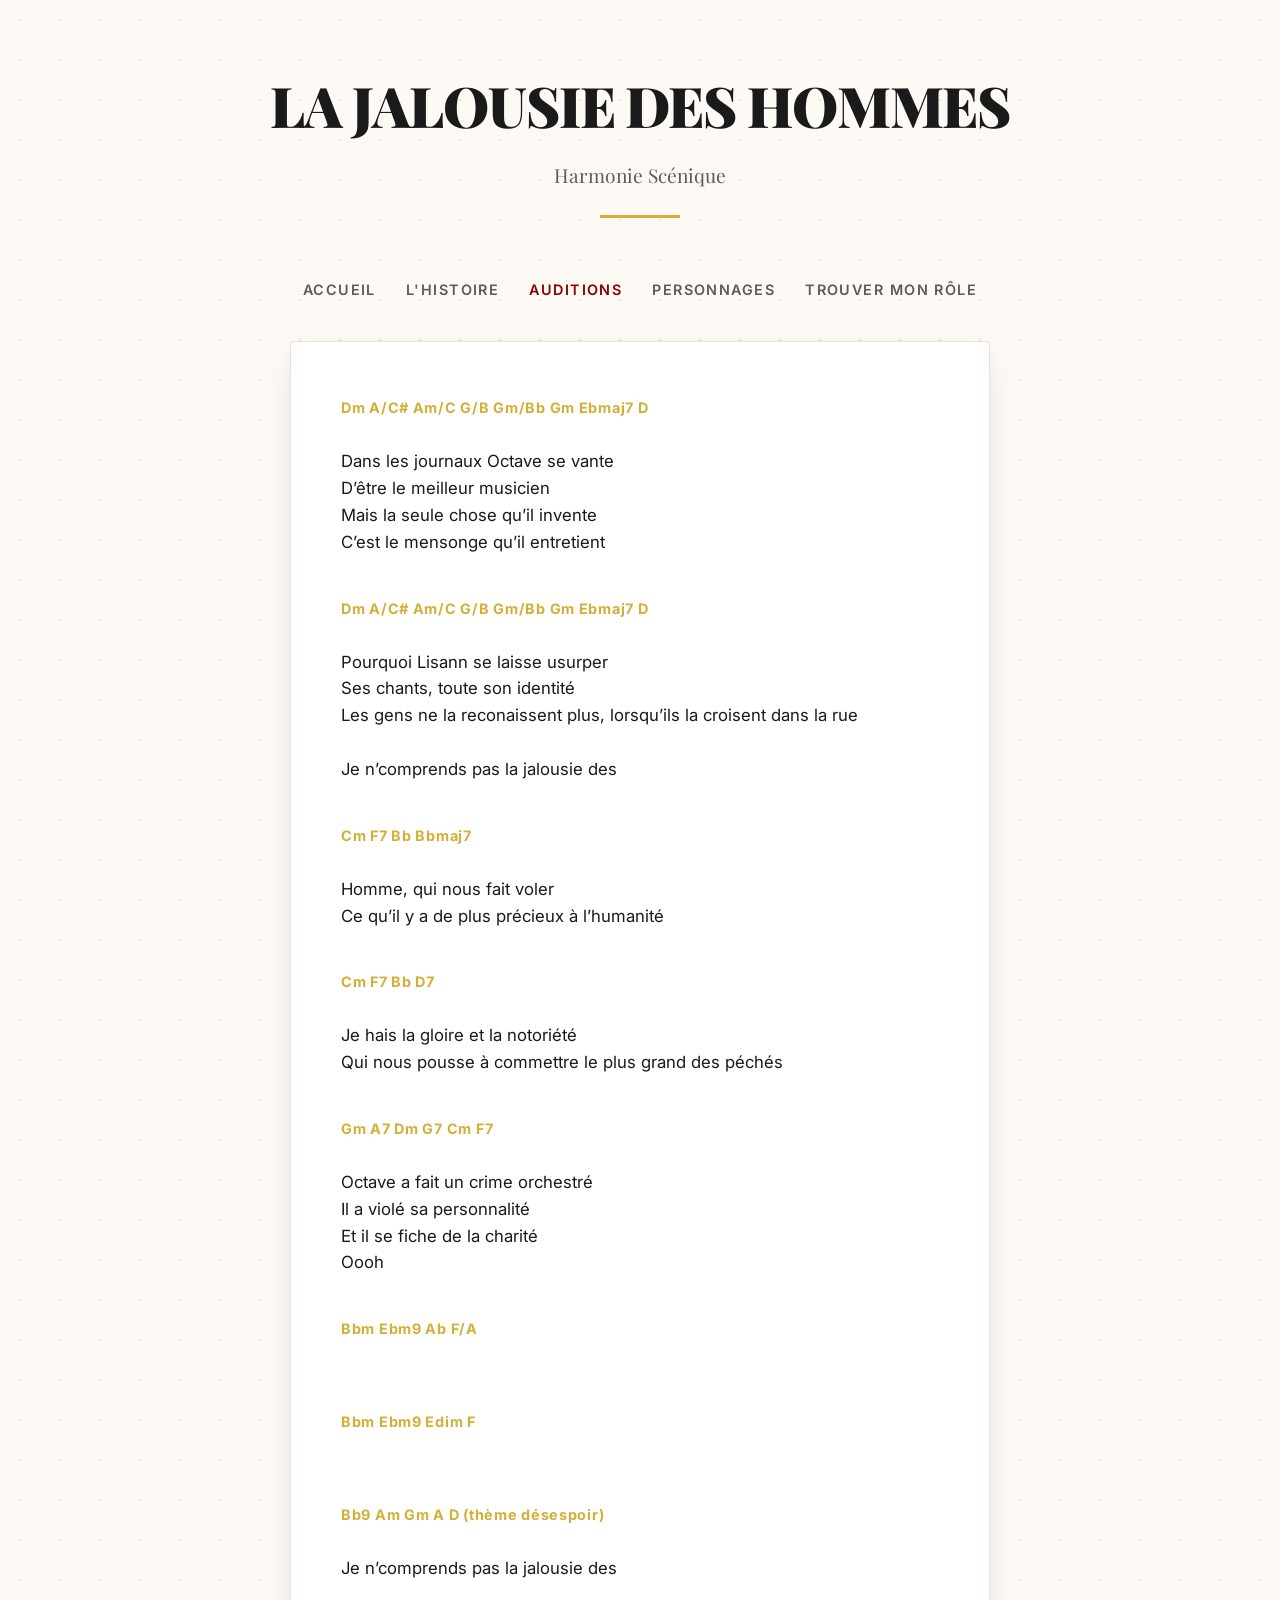
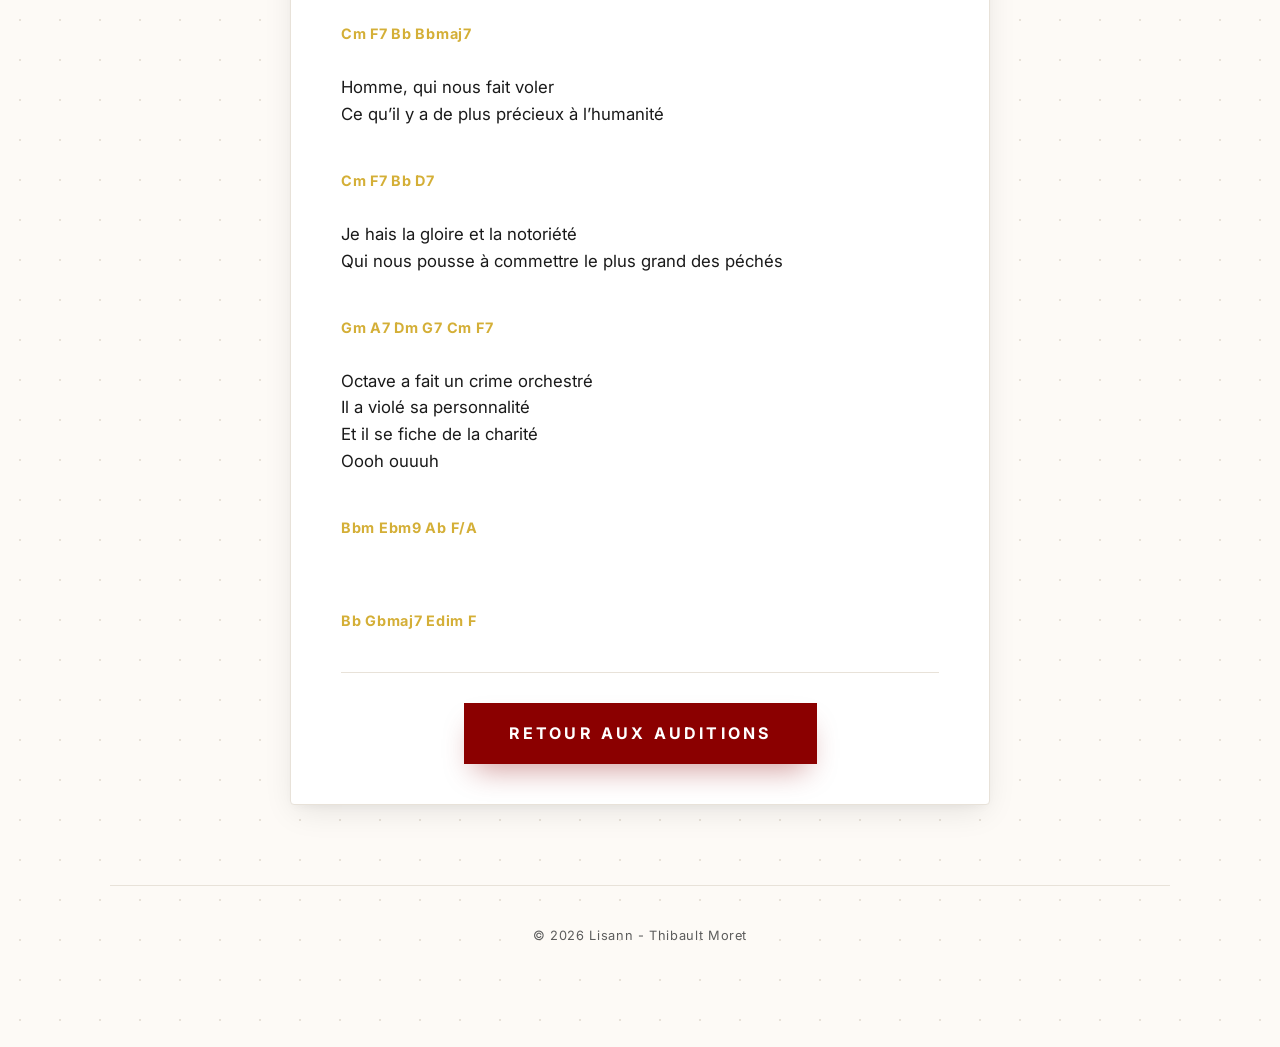
<file: lyrics-jalousie.html>
<!DOCTYPE html>
<html lang="fr">

<head>
    <meta charset="UTF-8">
    <meta name="viewport" content="width=device-width, initial-scale=1.0">
    <title>La jalousie des hommes - Paroles</title>
    <link href="https://fonts.googleapis.com/css2?family=Playfair+Display:ital,wght@0,700;0,900;1,700&family=Inter:wght@300;400;500;600;700&display=swap" rel="stylesheet">
    <link rel="stylesheet" href="reset.css">
    <link rel="stylesheet" href="theme.css">
    <link rel="stylesheet" href="page.css">
    <style>
        .lyrics-container {
            max-width: 700px;
            margin: 40px auto;
            background: var(--card-bg);
            border: 1px solid var(--border);
            border-radius: var(--radius);
            box-shadow: var(--shadow);
            padding: 40px 50px;
        }

        .lyrics-text {
            font-size: 1.05rem;
            line-height: 1.6;
            color: var(--text-main);
            white-space: pre-wrap;
            font-family: 'Inter', sans-serif;
        }

        .lyrics-text strong {
            color: var(--accent);
            font-weight: 700;
            display: block;
            margin-top: 14px;
            margin-bottom: 2px;
            font-size: 0.9rem;
            letter-spacing: 0.05em;
        }

        .lyrics-text em {
            font-style: italic;
            color: var(--text-muted);
        }

        .back-button-container {
            text-align: center;
            margin-top: 40px;
            padding-top: 30px;
            border-top: 1px solid var(--border);
        }
        
        @media (max-width: 640px) {
            .lyrics-container {
                padding: 30px 20px;
                margin: 20px auto;
            }
        }
    </style>
</head>

<body>
    <div class="container">
        <header>
            <h1>La jalousie des hommes</h1>
            <p class="subtitle">Harmonie Scénique</p>
        </header>

        <nav>
            <a href="index.html">Accueil</a>
            <a href="resume.html">L'Histoire</a>
            <a href="process.html" class="active">Auditions</a>
            <a href="characters.html">Personnages</a>
            <a href="test.html">Trouver mon rôle</a>
        </nav>

        <main>
            <div class="lyrics-container">
                <div class="lyrics-text"><strong>Dm A/C# Am/C G/B Gm/Bb Gm Ebmaj7 D</strong>
Dans les journaux Octave se vante
D’être le meilleur musicien
Mais la seule chose qu’il invente
C’est le mensonge qu’il entretient

<strong>Dm A/C# Am/C G/B Gm/Bb Gm Ebmaj7 D</strong>
Pourquoi Lisann se laisse usurper
Ses chants, toute son identité
Les gens ne la reconaissent plus, lorsqu’ils la croisent dans la rue

Je n’comprends pas la jalousie des

<strong>Cm F7 Bb Bbmaj7</strong>
Homme, qui nous fait voler
Ce qu’il y a de plus précieux à l’humanité

<strong>Cm F7 Bb D7</strong>
Je hais la gloire et la notoriété
Qui nous pousse à commettre le plus grand des péchés

<strong>Gm A7 Dm G7 Cm F7</strong>
Octave a fait un crime orchestré
Il a violé sa personnalité
Et il se fiche de la charité
Oooh

<strong>Bbm Ebm9 Ab F/A</strong>

<strong>Bbm Ebm9 Edim F</strong>

<strong>Bb9 Am Gm A D (thème désespoir)</strong>
Je n’comprends pas la jalousie des

<strong>Cm F7 Bb Bbmaj7</strong>
Homme, qui nous fait voler
Ce qu’il y a de plus précieux à l’humanité

<strong>Cm F7 Bb D7</strong>
Je hais la gloire et la notoriété
Qui nous pousse à commettre le plus grand des péchés

<strong>Gm A7 Dm G7 Cm F7</strong>
Octave a fait un crime orchestré
Il a violé sa personnalité
Et il se fiche de la charité
Oooh ouuuh

<strong>Bbm Ebm9 Ab F/A</strong>

<strong>Bb Gbmaj7 Edim F</strong></div>
                
                <div class="back-button-container">
                    <a href="process.html" class="btn-primary" style="display: inline-block; text-decoration: none;">Retour aux auditions</a>
                </div>
            </div>
        </main>

        <footer>
            <h5>© 2026 Lisann - Thibault Moret</h5>
        </footer>
    </div>
</body>

</html>
</file>
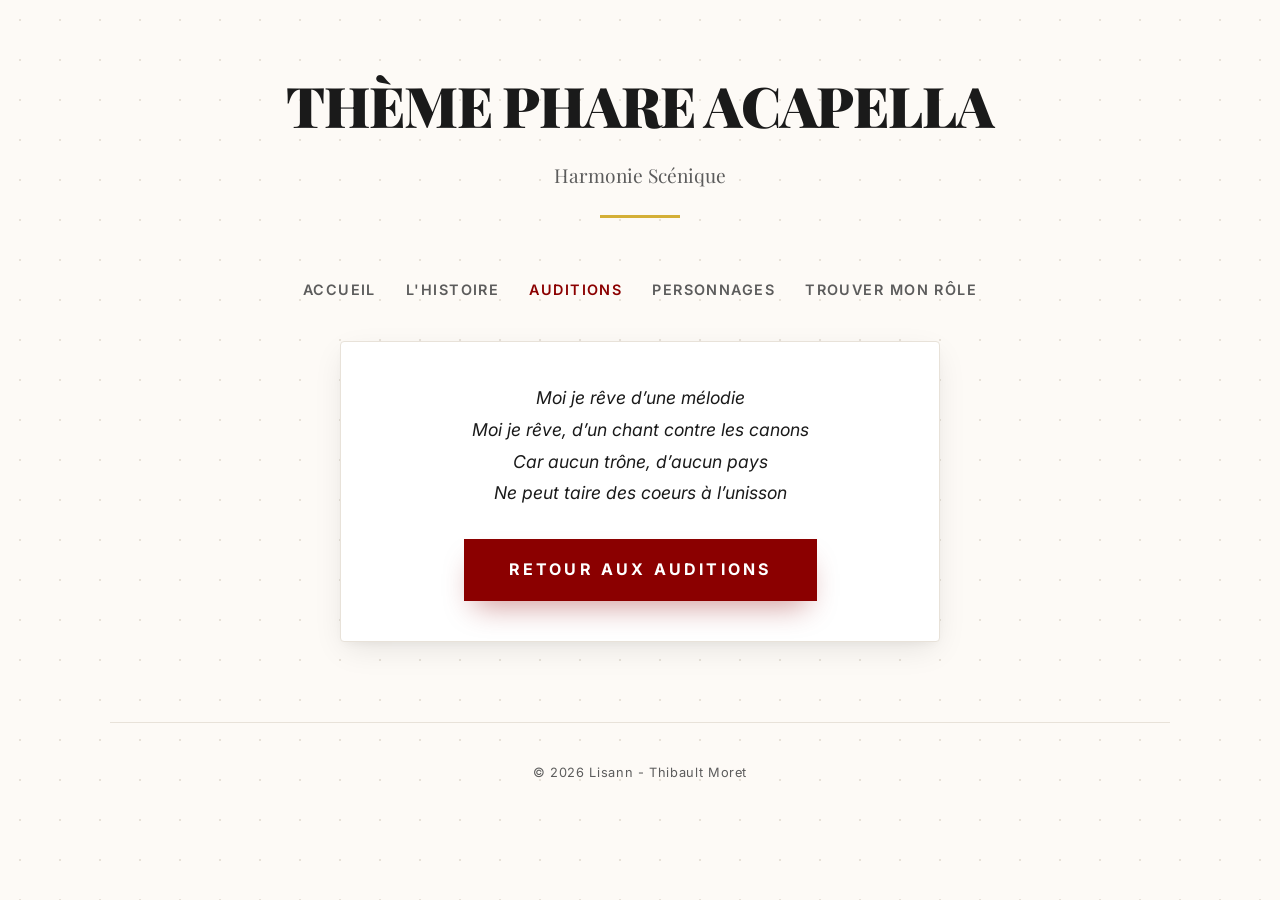
<file: lyrics-theme.html>
<!DOCTYPE html>
<html lang="fr">

<head>
    <meta charset="UTF-8">
    <meta name="viewport" content="width=device-width, initial-scale=1.0">
    <title>Thème phare acapella - Paroles</title>
    <link
        href="https://fonts.googleapis.com/css2?family=Playfair+Display:ital,wght@0,700;0,900;1,700&family=Inter:wght@300;400;500;600;700&display=swap"
        rel="stylesheet">
    <link rel="stylesheet" href="reset.css">
    <link rel="stylesheet" href="theme.css">
    <link rel="stylesheet" href="page.css">
    <style>
        .lyrics-container {
            max-width: 600px;
            margin: 40px auto;
            background: var(--card-bg);
            border: 1px solid var(--border);
            border-radius: var(--radius);
            box-shadow: var(--shadow);
            padding: 40px;
            text-align: center;
        }

        .lyrics-text {
            font-size: 1.1rem;
            line-height: 1.8;
            color: var(--text-main);
            font-style: italic;
        }

        .back-button-container {
            text-align: center;
            margin-top: 30px;
        }
    </style>
</head>

<body>
    <div class="container">
        <header>
            <h1>Thème phare acapella</h1>
            <p class="subtitle">Harmonie Scénique</p>
        </header>

        <nav>
            <a href="index.html">Accueil</a>
            <a href="resume.html">L'Histoire</a>
            <a href="process.html" class="active">Auditions</a>
            <a href="characters.html">Personnages</a>
            <a href="test.html">Trouver mon rôle</a>
        </nav>

        <main>
            <div class="lyrics-container">
                <div class="lyrics-text">
                    Moi je rêve d’une mélodie<br>
                    Moi je rêve, d’un chant contre les canons<br>
                    Car aucun trône, d’aucun pays<br>
                    Ne peut taire des coeurs à l’unisson<br>
                </div>

                <div class="back-button-container">
                    <a href="process.html" class="btn-primary"
                        style="display: inline-block; text-decoration: none;">Retour aux auditions</a>
                </div>
            </div>
        </main>

        <footer>
            <h5>© 2026 Lisann - Thibault Moret</h5>
        </footer>
    </div>
</body>

</html>
</file>
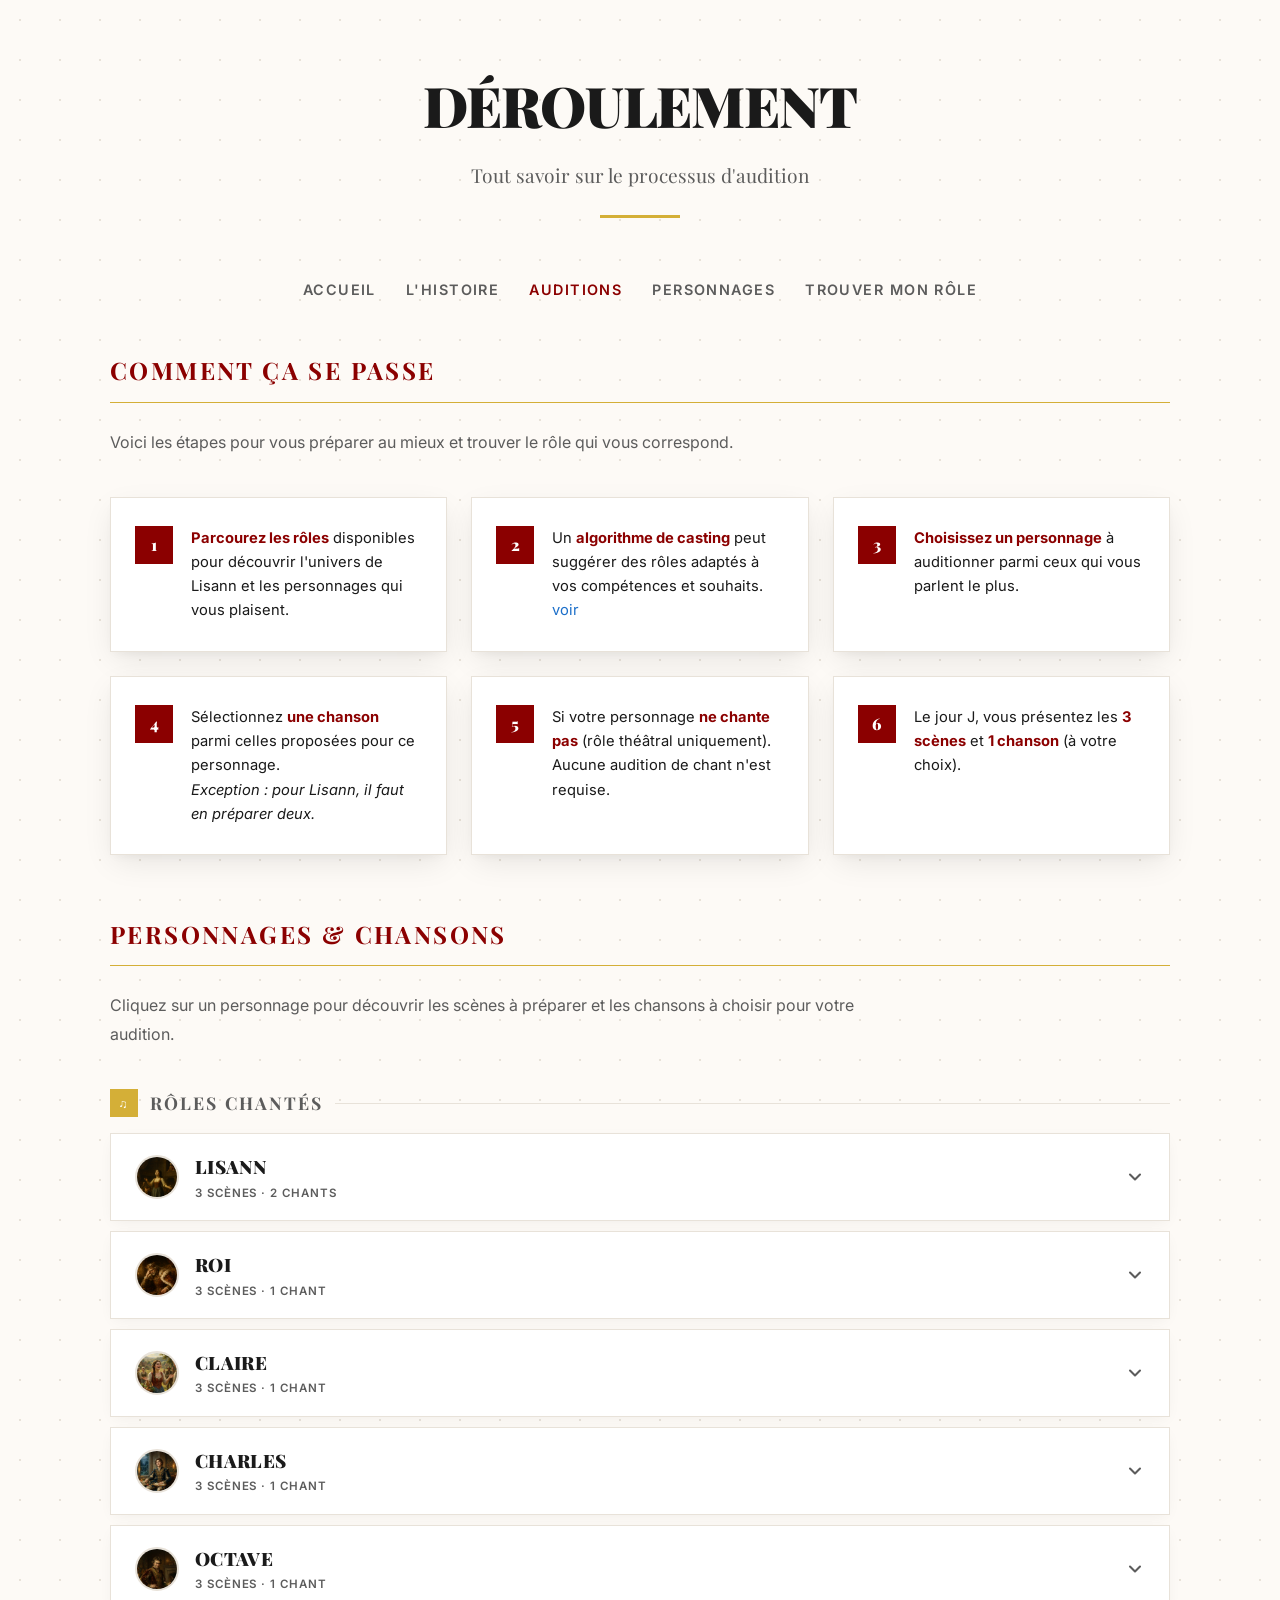
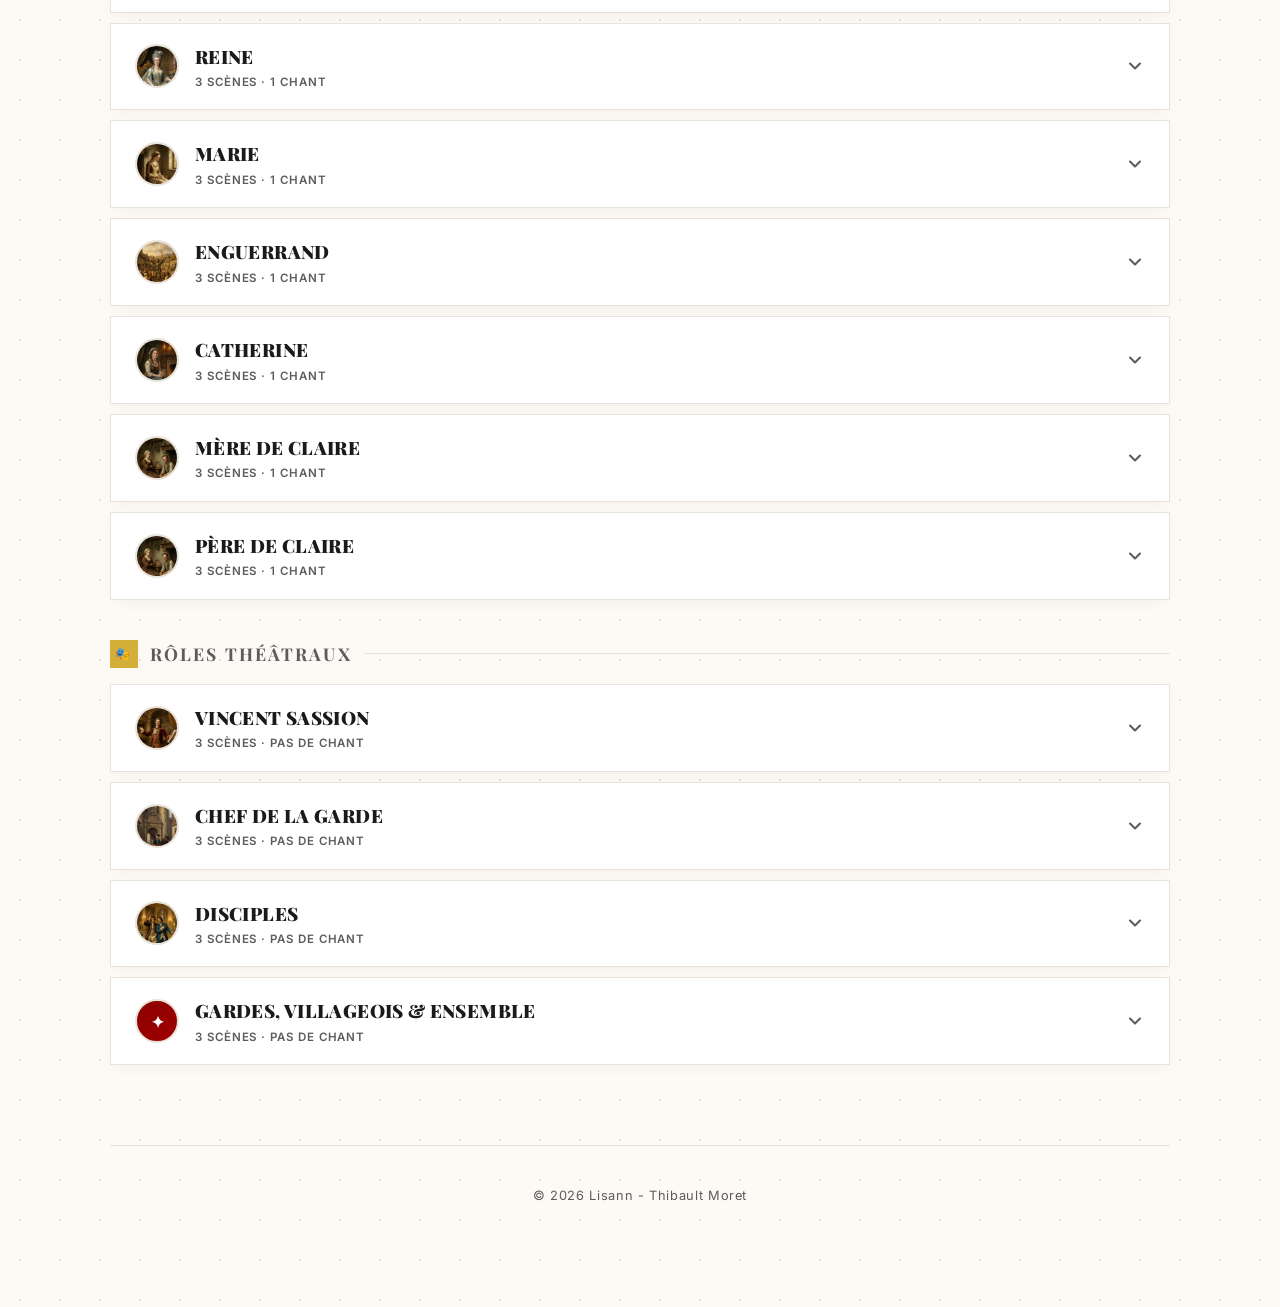
<file: process.html>
<!DOCTYPE html>
<html lang="fr">

<head>
    <meta charset="UTF-8">
    <meta name="viewport" content="width=device-width, initial-scale=1.0">
    <title>Lisann - Déroulement</title>
    <meta name="description"
        content="Découvrez le déroulement des castings de Lisann : étapes, personnages et chansons à préparer pour votre audition.">
    <link
        href="https://fonts.googleapis.com/css2?family=Playfair+Display:wght@700;900&family=Inter:wght@300;400;500;600;700&display=swap"
        rel="stylesheet">
    <link rel="stylesheet" href="reset.css">
    <link rel="stylesheet" href="theme.css">
    <link rel="stylesheet" href="page.css">
    <style>
        /* ─── Process Page ─── */

        .process-section {
            margin-bottom: 60px;
        }

        .process-intro {
            max-width: 800px;
            margin: 0 0 40px 0;
            color: var(--text-muted);
            font-size: 1rem;
            line-height: 1.8;
        }

        /* ─── Steps ─── */

        .steps-grid {
            display: grid;
            grid-template-columns: repeat(auto-fill, minmax(300px, 1fr));
            gap: 24px;
            margin-bottom: 30px;
        }

        .step-card {
            background: var(--card-bg);
            border: 1px solid var(--border);
            padding: 28px 24px;
            box-shadow: var(--shadow);
            display: flex;
            align-items: flex-start;
            gap: 18px;
            transition: all 0.35s cubic-bezier(0.165, 0.84, 0.44, 1);
            position: relative;
            overflow: hidden;

            a {
                color: rgb(28, 111, 201);
            }
        }

        .step-card::before {
            content: "";
            position: absolute;
            top: 0;
            left: 0;
            width: 3px;
            height: 100%;
            background: var(--accent);
            transform: scaleY(0);
            transform-origin: top;
            transition: transform 0.35s ease;
        }

        .step-card:hover {
            transform: translateY(-4px);
            box-shadow: 0 20px 40px -10px rgba(0, 0, 0, 0.12);
            border-color: var(--accent);
        }

        .step-card:hover::before {
            transform: scaleY(1);
        }

        .step-number {
            flex-shrink: 0;
            width: 38px;
            height: 38px;
            display: flex;
            align-items: center;
            justify-content: center;
            background: var(--primary);
            color: white;
            font-family: 'Playfair Display', serif;
            font-weight: 900;
            font-size: 1rem;
            border-radius: 0;
        }

        .step-text {
            font-size: 0.92rem;
            line-height: 1.65;
            color: var(--text-main);
        }

        .step-text strong {
            color: var(--primary);
        }

        /* ─── Characters Section ─── */

        .char-category-title {
            font-family: 'Playfair Display', serif;
            font-size: 1.1rem;
            font-weight: 700;
            text-transform: uppercase;
            letter-spacing: 0.12em;
            color: var(--text-muted);
            margin: 40px 0 16px;
            display: flex;
            align-items: center;
            gap: 12px;
        }

        .char-category-title::after {
            content: "";
            flex: 1;
            height: 1px;
            background: var(--border);
        }

        .char-category-title .cat-icon {
            display: inline-flex;
            align-items: center;
            justify-content: center;
            width: 28px;
            height: 28px;
            background: var(--accent);
            color: white;
            font-size: 0.75rem;
            border-radius: 0;
        }

        /* ─── Accordion ─── */

        .accordion {
            display: flex;
            flex-direction: column;
            gap: 10px;
        }

        .accordion-item {
            background: var(--card-bg);
            border: 1px solid var(--border);
            box-shadow: 0 4px 15px -4px rgba(0, 0, 0, 0.06);
            overflow: hidden;
            transition: box-shadow 0.3s ease;
        }

        .accordion-item:hover {
            box-shadow: var(--shadow);
        }

        .accordion-header {
            display: flex;
            align-items: center;
            width: 100%;
            padding: 18px 24px;
            border: none;
            background: transparent;
            cursor: pointer;
            text-align: left;
            gap: 16px;
            transition: background 0.25s ease;
        }

        .accordion-header:hover {
            background: rgba(212, 175, 55, 0.06);
        }

        .accordion-item.open .accordion-header {
            background: rgba(139, 0, 0, 0.03);
            border-bottom: 1px solid var(--border);
        }

        .char-avatar {
            width: 44px;
            height: 44px;
            border-radius: 50%;
            object-fit: cover;
            object-position: top;
            border: 2px solid var(--border);
            flex-shrink: 0;
            transition: border-color 0.3s ease;
        }

        .accordion-item.open .char-avatar,
        .accordion-header:hover .char-avatar {
            border-color: var(--accent);
        }

        .char-avatar-placeholder {
            width: 44px;
            height: 44px;
            border-radius: 50%;
            background: linear-gradient(135deg, var(--primary), #a00000);
            display: flex;
            align-items: center;
            justify-content: center;
            color: white;
            font-family: 'Playfair Display', serif;
            font-weight: 900;
            font-size: 1rem;
            flex-shrink: 0;
            border: 2px solid var(--border);
            transition: border-color 0.3s ease;
        }

        .accordion-item.open .char-avatar-placeholder,
        .accordion-header:hover .char-avatar-placeholder {
            border-color: var(--accent);
        }

        .char-header-info {
            flex: 1;
        }

        .char-header-name {
            font-family: 'Playfair Display', serif;
            font-size: 1.15rem;
            font-weight: 900;
            text-transform: uppercase;
            color: var(--text-main);
            letter-spacing: 0.02em;
        }

        .char-header-tag {
            font-size: 0.72rem;
            color: var(--text-muted);
            text-transform: uppercase;
            letter-spacing: 0.08em;
            font-weight: 600;
            margin-top: 2px;
        }

        .accordion-arrow {
            flex-shrink: 0;
            width: 20px;
            height: 20px;
            display: flex;
            align-items: center;
            justify-content: center;
            color: var(--text-muted);
            transition: transform 0.35s ease, color 0.3s ease;
        }

        .accordion-item.open .accordion-arrow {
            transform: rotate(180deg);
            color: var(--primary);
        }

        .accordion-body {
            max-height: 0;
            overflow: hidden;
            transition: max-height 0.45s cubic-bezier(0.165, 0.84, 0.44, 1), padding 0.35s ease;
            padding: 0 24px;
        }

        .accordion-item.open .accordion-body {
            max-height: 1200px;
            padding: 24px;
        }

        /* ─── Inside Accordion Body ─── */

        .char-section-label {
            font-size: 0.7rem;
            font-weight: 700;
            text-transform: uppercase;
            letter-spacing: 0.15em;
            color: var(--accent);
            margin-bottom: 10px;
            display: flex;
            align-items: center;
            gap: 8px;
        }

        .char-section-label::before {
            content: "";
            display: inline-block;
            width: 16px;
            height: 1px;
            background: var(--accent);
        }

        .scenes-list {
            list-style: none;
            margin-bottom: 24px;
        }

        .scenes-list li {
            padding: 8px 0;
            font-size: 0.9rem;
            color: var(--text-main);
            display: flex;
            align-items: center;
            gap: 10px;
            border-bottom: 1px solid rgba(232, 226, 217, 0.5);
        }

        .scenes-list li:last-child {
            border-bottom: none;
        }

        .scene-num {
            flex-shrink: 0;
            width: 22px;
            height: 22px;
            display: flex;
            align-items: center;
            justify-content: center;
            font-size: 0.65rem;
            font-weight: 700;
            color: white;
            background: var(--primary);
            border-radius: 50%;
        }

        .song-card {
            background: rgba(253, 250, 246, 0.8);
            border: 1px solid var(--border);
            padding: 16px 18px;
            margin-bottom: 10px;
            transition: all 0.25s ease;
        }

        .song-card:hover {
            border-color: var(--accent);
            box-shadow: 0 4px 12px -4px rgba(212, 175, 55, 0.15);
        }

        .song-title {
            font-family: 'Playfair Display', serif;
            font-size: 0.95rem;
            font-weight: 700;
            color: var(--text-main);
            margin-bottom: 8px;
        }

        .song-title em {
            font-weight: 400;
            color: var(--text-muted);
            font-size: 0.85rem;
        }

        .song-links {
            display: flex;
            gap: 10px;
            flex-wrap: wrap;
        }

        .song-link {
            display: inline-flex;
            align-items: center;
            gap: 6px;
            padding: 6px 14px;
            font-size: 0.75rem;
            font-weight: 600;
            text-transform: uppercase;
            letter-spacing: 0.06em;
            border: 1px solid var(--border);
            color: var(--text-muted);
            transition: all 0.25s ease;
            text-decoration: none;
        }

        .song-link:hover {
            border-color: var(--primary);
            color: var(--primary);
            background: rgba(139, 0, 0, 0.04);
        }

        .song-link svg {
            width: 14px;
            height: 14px;
        }

        .song-link.karaoke {
            border-color: var(--accent);
            color: var(--accent);
        }

        .song-link.karaoke:hover {
            background: rgba(212, 175, 55, 0.08);
            color: #b8941f;
        }

        .obligatoire-tag {
            display: inline-block;
            background: var(--primary);
            color: white;
            font-size: 0.6rem;
            font-weight: 700;
            text-transform: uppercase;
            letter-spacing: 0.1em;
            padding: 3px 10px;
            margin-left: 8px;
            vertical-align: middle;
        }

        .char-no-song {
            font-size: 0.88rem;
            color: var(--text-muted);
            font-style: italic;
            padding: 12px 0;
        }

        .song-file-link {
            display: inline-flex;
            align-items: center;
            gap: 6px;
            padding: 6px 14px;
            font-size: 0.75rem;
            font-weight: 600;
            text-transform: uppercase;
            letter-spacing: 0.06em;
            border: 1px solid var(--border);
            color: var(--text-muted);
            transition: all 0.25s ease;
            text-decoration: none;
        }

        .song-file-link:hover {
            border-color: var(--primary);
            color: var(--primary);
            background: rgba(139, 0, 0, 0.04);
        }

        .song-file-link svg {
            width: 14px;
            height: 14px;
        }

        .song-file-link.karaoke {
            border-color: var(--accent);
            color: var(--accent);
        }

        .song-file-link.karaoke:hover {
            background: rgba(212, 175, 55, 0.08);
            color: #b8941f;
        }

        .song-original-label {
            font-size: 0.72rem;
            font-weight: 700;
            text-transform: uppercase;
            letter-spacing: 0.08em;
            color: var(--text-muted);
            margin-bottom: 6px;
        }

        /* ─── Responsive ─── */

        @media (max-width: 768px) {
            .steps-grid {
                grid-template-columns: 1fr;
                gap: 16px;
            }

            .step-card {
                padding: 22px 18px;
            }

            .accordion-header {
                padding: 14px 18px;
            }

            .accordion-item.open .accordion-body {
                padding: 18px;

                ul>li {
                    font-size: 0.8rem;
                }
            }

            .char-header-name {
                font-size: 1rem;
            }
        }

        @media (max-width: 640px) {
            .step-card {
                padding: 18px 14px;
                gap: 14px;
            }

            .step-number {
                width: 32px;
                height: 32px;
                font-size: 0.85rem;
            }

            .step-text {
                font-size: 0.85rem;
            }

            .accordion-header {
                padding: 12px 14px;
                gap: 12px;
            }

            .char-avatar,
            .char-avatar-placeholder {
                width: 36px;
                height: 36px;
                font-size: 0.85rem;
            }

            .char-header-name {
                font-size: 0.9rem;
            }

            .accordion-item.open .accordion-body {
                padding: 14px;
            }

            .song-links {
                flex-direction: column;
            }

            .song-card {
                padding: 12px 14px;
            }
        }

        /* ─── Unavailable badge ─── */

        .song-link-unavailable {
            opacity: 0.4;
            pointer-events: none;
            cursor: default;
        }

        .song-unavailable-badge {
            display: block;
            width: 100%;
            font-size: 0.72rem;
            color: var(--text-muted);
            font-style: italic;
            margin-top: 6px;
        }
    </style>
</head>

<body>
    <div class="container">
        <header>
            <h1>Déroulement</h1>
            <p class="subtitle">Tout savoir sur le processus d'audition</p>
        </header>

        <nav>
            <a href="index.html">Accueil</a>
            <a href="resume.html">L'Histoire</a>
            <a href="process.html" class="active">Auditions</a>
            <a href="characters.html">Personnages</a>
            <a href="test.html">Trouver mon rôle</a>
        </nav>

        <main>

            <!-- ══════════════════════════════════════ -->
            <!-- SECTION 1 : Comment ça se passe       -->
            <!-- ══════════════════════════════════════ -->
            <section class="process-section" id="comment-ca-se-passe">
                <h2 class="section-title">Comment ça se passe</h2>
                <p class="process-intro">
                    Voici les étapes pour vous préparer au mieux et trouver le rôle qui vous correspond.
                </p>

                <div class="steps-grid">
                    <div class="step-card">
                        <span class="step-number">1</span>
                        <p class="step-text">
                            <strong>Parcourez les rôles</strong> disponibles pour découvrir l'univers de Lisann et les
                            personnages qui vous plaisent.
                        </p>
                    </div>
                    <div class="step-card">
                        <span class="step-number">2</span>
                        <p class="step-text">
                            Un <strong>algorithme de casting</strong> peut suggérer des rôles adaptés à vos compétences
                            et souhaits. <a href="test.html">voir</a>
                        </p>
                    </div>
                    <div class="step-card">
                        <span class="step-number">3</span>
                        <p class="step-text">
                            <strong>Choisissez un personnage</strong> à auditionner parmi ceux qui vous parlent le plus.
                        </p>
                    </div>
                    <div class="step-card">
                        <span class="step-number">4</span>
                        <p class="step-text">
                            Sélectionnez <strong>une chanson</strong> parmi celles proposées pour ce personnage.
                            <br><em>Exception : pour Lisann, il faut en préparer deux.</em>
                        </p>
                    </div>
                    <div class="step-card">
                        <span class="step-number">5</span>
                        <p class="step-text">
                            Si votre personnage <strong>ne chante pas</strong> (rôle théâtral uniquement). Aucune
                            audition de chant n'est requise.
                        </p>
                    </div>
                    <div class="step-card">
                        <span class="step-number">6</span>
                        <p class="step-text">
                            Le jour J, vous présentez les <strong>3 scènes</strong> et <strong>1 chanson</strong> (à
                            votre choix).
                        </p>
                    </div>
                </div>
            </section>

            <!-- ══════════════════════════════════════ -->
            <!-- SECTION 2 : Personnages & Chansons    -->
            <!-- ══════════════════════════════════════ -->
            <section class="process-section" id="personnages-chansons">
                <h2 class="section-title">Personnages & Chansons</h2>
                <p class="process-intro">
                    Cliquez sur un personnage pour découvrir les scènes à préparer et les chansons à choisir pour votre
                    audition.
                </p>

                <!-- ── Personnages chantés ── -->
                <div class="char-category-title">
                    <span class="cat-icon">♫</span>
                    Rôles chantés
                </div>

                <div class="accordion" id="accordion-singing">

                    <!-- ─── LISANN ─── -->
                    <div class="accordion-item" id="char-lisann">
                        <button class="accordion-header" aria-expanded="false" aria-controls="body-lisann">
                            <img src="Photos/Lisann.png" alt="Lisann" class="char-avatar">
                            <div class="char-header-info">
                                <div class="char-header-name">Lisann</div>
                                <div class="char-header-tag">3 scènes · 2 chants</div>
                            </div>
                            <span class="accordion-arrow">
                                <svg viewBox="0 0 24 24" fill="none" stroke="currentColor" stroke-width="2.5"
                                    stroke-linecap="round" stroke-linejoin="round">
                                    <polyline points="6 9 12 15 18 9"></polyline>
                                </svg>
                            </span>
                        </button>
                        <div class="accordion-body" id="body-lisann">
                            <div class="char-section-label">Scènes à préparer</div>
                            <ul class="scenes-list">
                                <li><span class="scene-num">1</span><em>(Enguerrand - Catherine)</em> → jouer
                                    <strong>Catherine</strong></li>
                                <li><span class="scene-num">2</span><em>(Charles - Roi, Reine)</em> → jouer
                                    <strong>Charles</strong></li>
                                <li><span class="scene-num">3</span><em>(Enguerrand - Médéric)</em> → jouer
                                    <strong>Enguerrand</strong></li>
                            </ul>

                            <div class="char-section-label">Chants à préparer (2 obligatoires)</div>

                            <div class="song-card">
                                <div class="song-title">Thème phare acapella <em>- Harmonie Scénique</em> <span
                                        class="obligatoire-tag">Obligatoire</span></div>
                                <div class="song-links">
                                    <a href="https://drive.google.com/drive/folders/1F0xjCDtiTnG3-iFgo8Z73-cngNawzVug" target="_blank" class="song-file-link">
                                        <svg viewBox="0 0 24 24" fill="none" stroke="currentColor" stroke-width="2"
                                            stroke-linecap="round" stroke-linejoin="round">
                                            <polygon points="5 3 19 12 5 21 5 3" />
                                        </svg>
                                        Originale
                                    </a>
                                    <a href="lyrics-theme.html" target="_blank" class="song-file-link paroles">
                                        <svg viewBox="0 0 24 24" fill="none" stroke="currentColor" stroke-width="2"
                                            stroke-linecap="round" stroke-linejoin="round">
                                            <path d="M14 2H6a2 2 0 0 0-2 2v16a2 2 0 0 0 2 2h12a2 2 0 0 0 2-2V8z"></path>
                                            <polyline points="14 2 14 8 20 8"></polyline>
                                            <line x1="16" y1="13" x2="8" y2="13"></line>
                                            <line x1="16" y1="17" x2="8" y2="17"></line>
                                            <polyline points="10 9 9 9 8 9"></polyline>
                                        </svg>
                                        Paroles
                                    </a>
                                </div>
                            </div>

                            <div class="song-card">
                                <div class="song-title">Cruauté <em>- Harmonie Scénique</em></div>
                                <div class="song-links">
                                    <a href="https://drive.google.com/drive/folders/1_ccgHJ91V8HCDsvKX_npDKm3h-SQ8nrO" target="_blank" class="song-file-link">
                                        <svg viewBox="0 0 24 24" fill="none" stroke="currentColor" stroke-width="2"
                                            stroke-linecap="round" stroke-linejoin="round">
                                            <polygon points="5 3 19 12 5 21 5 3" />
                                        </svg>
                                        Originale
                                    </a>
                                    <a href="https://drive.google.com/drive/folders/1_ccgHJ91V8HCDsvKX_npDKm3h-SQ8nrO" target="_blank" class="song-file-link karaoke">
                                        <svg viewBox="0 0 24 24" fill="none" stroke="currentColor" stroke-width="2"
                                            stroke-linecap="round" stroke-linejoin="round">
                                            <path d="M12 1a3 3 0 0 0-3 3v8a3 3 0 0 0 6 0V4a3 3 0 0 0-3-3z" />
                                            <path d="M19 10v2a7 7 0 0 1-14 0v-2" />
                                            <line x1="12" y1="19" x2="12" y2="23" />
                                            <line x1="8" y1="23" x2="16" y2="23" />
                                        </svg>
                                        Karaoké
                                    </a>
                                    <a href="lyrics-cruaute.html" target="_blank" class="song-file-link paroles">
                                        <svg viewBox="0 0 24 24" fill="none" stroke="currentColor" stroke-width="2"
                                            stroke-linecap="round" stroke-linejoin="round">
                                            <path d="M14 2H6a2 2 0 0 0-2 2v16a2 2 0 0 0 2 2h12a2 2 0 0 0 2-2V8z"></path>
                                            <polyline points="14 2 14 8 20 8"></polyline>
                                            <line x1="16" y1="13" x2="8" y2="13"></line>
                                            <line x1="16" y1="17" x2="8" y2="17"></line>
                                            <polyline points="10 9 9 9 8 9"></polyline>
                                        </svg>
                                        Paroles
                                    </a>
                                </div>
                            </div>

                            <div class="song-card">
                                <div class="song-title">Hymne à l'amour <em>- Edith Piaf</em></div>
                                <div class="song-links">
                                    <a href="https://www.youtube.com/watch?v=sgBldNsK-xw" target="_blank"
                                        class="song-link">
                                        <svg viewBox="0 0 24 24" fill="currentColor">
                                            <path
                                                d="M21.582 6.186a2.506 2.506 0 0 0-1.768-1.768C18.254 4 12 4 12 4s-6.254 0-7.814.418A2.506 2.506 0 0 0 2.418 6.186C2 7.746 2 12 2 12s0 4.254.418 5.814a2.506 2.506 0 0 0 1.768 1.768C5.746 20 12 20 12 20s6.254 0 7.814-.418a2.506 2.506 0 0 0 1.768-1.768C22 16.254 22 12 22 12s0-4.254-.418-5.814zM10 15.464V8.536L16 12l-6 3.464z" />
                                        </svg>
                                        Originale
                                    </a>
                                    <a href="https://www.youtube.com/watch?v=qouv0D6NPow" target="_blank"
                                        class="song-link karaoke">
                                        <svg viewBox="0 0 24 24" fill="none" stroke="currentColor" stroke-width="2"
                                            stroke-linecap="round" stroke-linejoin="round">
                                            <path d="M12 1a3 3 0 0 0-3 3v8a3 3 0 0 0 6 0V4a3 3 0 0 0-3-3z" />
                                            <path d="M19 10v2a7 7 0 0 1-14 0v-2" />
                                            <line x1="12" y1="19" x2="12" y2="23" />
                                            <line x1="8" y1="23" x2="16" y2="23" />
                                        </svg>
                                        Karaoké
                                    </a>
                                </div>
                            </div>
                        </div>
                    </div>

                    <!-- ─── ROI ─── -->
                    <div class="accordion-item" id="char-roi">
                        <button class="accordion-header" aria-expanded="false" aria-controls="body-roi">
                            <img src="Photos/Roi.png" alt="Roi" class="char-avatar">
                            <div class="char-header-info">
                                <div class="char-header-name">Roi</div>
                                <div class="char-header-tag">3 scènes · 1 chant</div>
                            </div>
                            <span class="accordion-arrow">
                                <svg viewBox="0 0 24 24" fill="none" stroke="currentColor" stroke-width="2.5"
                                    stroke-linecap="round" stroke-linejoin="round">
                                    <polyline points="6 9 12 15 18 9"></polyline>
                                </svg>
                            </span>
                        </button>
                        <div class="accordion-body" id="body-roi">
                            <div class="char-section-label">Scènes à préparer</div>
                            <ul class="scenes-list">
                                <li><span class="scene-num">1</span><em>(Enguerrand - Catherine)</em> → jouer
                                    <strong>Catherine</strong></li>
                                <li><span class="scene-num">2</span><em>(Charles - Roi, Reine)</em> → jouer
                                    <strong>Charles</strong></li>
                                <li><span class="scene-num">3</span><em>(Enguerrand - Médéric)</em> → jouer
                                    <strong>Enguerrand</strong></li>
                            </ul>

                            <div class="char-section-label">Chansons au choix (1 à choisir)</div>
                            <div class="song-card">
                                <div class="song-title">Coup de foudre de Charles <em>- Harmonie Scénique</em></div>
                                <div class="song-links">
                                    <a href="https://drive.google.com/drive/folders/13DXFdMLF0qjC5b_MEBrkpGvUUtgpHT7i?usp=sharing"
                                        target="_blank" class="song-file-link">
                                        <svg viewBox="0 0 24 24" fill="none" stroke="currentColor" stroke-width="2"
                                            stroke-linecap="round" stroke-linejoin="round">
                                            <polygon points="5 3 19 12 5 21 5 3" />
                                        </svg>
                                        Originale
                                    </a>
                                    <a href="https://drive.google.com/drive/folders/13DXFdMLF0qjC5b_MEBrkpGvUUtgpHT7i?usp=sharing"
                                        target="_blank" class="song-file-link karaoke">
                                        <svg viewBox="0 0 24 24" fill="none" stroke="currentColor" stroke-width="2"
                                            stroke-linecap="round" stroke-linejoin="round">
                                            <path d="M12 1a3 3 0 0 0-3 3v8a3 3 0 0 0 6 0V4a3 3 0 0 0-3-3z" />
                                            <path d="M19 10v2a7 7 0 0 1-14 0v-2" />
                                            <line x1="12" y1="19" x2="12" y2="23" />
                                            <line x1="8" y1="23" x2="16" y2="23" />
                                        </svg>
                                        Karaoké
                                    </a>
                                    <a href="lyrics-coup-de-foudre.html" target="_blank" class="song-file-link paroles">
                                        <svg viewBox="0 0 24 24" fill="none" stroke="currentColor" stroke-width="2"
                                            stroke-linecap="round" stroke-linejoin="round">
                                            <path d="M14 2H6a2 2 0 0 0-2 2v16a2 2 0 0 0 2 2h12a2 2 0 0 0 2-2V8z"></path>
                                            <polyline points="14 2 14 8 20 8"></polyline>
                                            <line x1="16" y1="13" x2="8" y2="13"></line>
                                            <line x1="16" y1="17" x2="8" y2="17"></line>
                                            <polyline points="10 9 9 9 8 9"></polyline>
                                        </svg>
                                        Paroles
                                    </a>
                                </div>
                            </div>
                            <div class="song-card">
                                <div class="song-title">La vie ne m'apprend rien <em>- Daniel Balavoine</em></div>
                                <div class="song-links">
                                    <a href="https://www.youtube.com/watch?v=Oa0jq4fjSu4" target="_blank"
                                        class="song-link">
                                        <svg viewBox="0 0 24 24" fill="currentColor">
                                            <path
                                                d="M21.582 6.186a2.506 2.506 0 0 0-1.768-1.768C18.254 4 12 4 12 4s-6.254 0-7.814.418A2.506 2.506 0 0 0 2.418 6.186C2 7.746 2 12 2 12s0 4.254.418 5.814a2.506 2.506 0 0 0 1.768 1.768C5.746 20 12 20 12 20s6.254 0 7.814-.418a2.506 2.506 0 0 0 1.768-1.768C22 16.254 22 12 22 12s0-4.254-.418-5.814zM10 15.464V8.536L16 12l-6 3.464z" />
                                        </svg>
                                        Originale
                                    </a>
                                    <a href="https://www.youtube.com/watch?v=rxWvyQ69UgY" target="_blank"
                                        class="song-link karaoke">
                                        <svg viewBox="0 0 24 24" fill="none" stroke="currentColor" stroke-width="2"
                                            stroke-linecap="round" stroke-linejoin="round">
                                            <path d="M12 1a3 3 0 0 0-3 3v8a3 3 0 0 0 6 0V4a3 3 0 0 0-3-3z" />
                                            <path d="M19 10v2a7 7 0 0 1-14 0v-2" />
                                            <line x1="12" y1="19" x2="12" y2="23" />
                                            <line x1="8" y1="23" x2="16" y2="23" />
                                        </svg>
                                        Karaoké
                                    </a>
                                </div>
                            </div>
                            <div class="song-card">
                                <div class="song-title">Vivre ou survivre <em>- Daniel Balavoine</em></div>
                                <div class="song-links">
                                    <a href="https://www.youtube.com/watch?v=aF3wlycNDCM" target="_blank"
                                        class="song-link">
                                        <svg viewBox="0 0 24 24" fill="currentColor">
                                            <path
                                                d="M21.582 6.186a2.506 2.506 0 0 0-1.768-1.768C18.254 4 12 4 12 4s-6.254 0-7.814.418A2.506 2.506 0 0 0 2.418 6.186C2 7.746 2 12 2 12s0 4.254.418 5.814a2.506 2.506 0 0 0 1.768 1.768C5.746 20 12 20 12 20s6.254 0 7.814-.418a2.506 2.506 0 0 0 1.768-1.768C22 16.254 22 12 22 12s0-4.254-.418-5.814zM10 15.464V8.536L16 12l-6 3.464z" />
                                        </svg>
                                        Originale
                                    </a>
                                    <a href="https://www.youtube.com/watch?v=OBQ76YCF6vk" target="_blank"
                                        class="song-link karaoke">
                                        <svg viewBox="0 0 24 24" fill="none" stroke="currentColor" stroke-width="2"
                                            stroke-linecap="round" stroke-linejoin="round">
                                            <path d="M12 1a3 3 0 0 0-3 3v8a3 3 0 0 0 6 0V4a3 3 0 0 0-3-3z" />
                                            <path d="M19 10v2a7 7 0 0 1-14 0v-2" />
                                            <line x1="12" y1="19" x2="12" y2="23" />
                                            <line x1="8" y1="23" x2="16" y2="23" />
                                        </svg>
                                        Karaoké
                                    </a>
                                </div>
                            </div>
                        </div>
                    </div>

                    <!-- ─── CLAIRE ─── -->
                    <div class="accordion-item" id="char-claire">
                        <button class="accordion-header" aria-expanded="false" aria-controls="body-claire">
                            <img src="Photos/Claire.png" alt="Claire" class="char-avatar">
                            <div class="char-header-info">
                                <div class="char-header-name">Claire</div>
                                <div class="char-header-tag">3 scènes · 1 chant</div>
                            </div>
                            <span class="accordion-arrow">
                                <svg viewBox="0 0 24 24" fill="none" stroke="currentColor" stroke-width="2.5"
                                    stroke-linecap="round" stroke-linejoin="round">
                                    <polyline points="6 9 12 15 18 9"></polyline>
                                </svg>
                            </span>
                        </button>
                        <div class="accordion-body" id="body-claire">
                            <div class="char-section-label">Scènes à préparer</div>
                            <ul class="scenes-list">
                                <li><span class="scene-num">1</span><em>(Enguerrand - Catherine)</em> → jouer
                                    <strong>Catherine</strong></li>
                                <li><span class="scene-num">2</span><em>(Charles - Roi, Reine)</em> → jouer
                                    <strong>Charles</strong></li>
                                <li><span class="scene-num">3</span><em>(Enguerrand - Médéric)</em> → jouer
                                    <strong>Enguerrand</strong></li>
                            </ul>

                            <div class="char-section-label">Chansons au choix (1 à choisir)</div>
                            <div class="song-card">
                                <div class="song-title">La jalousie des hommes <em>- Harmonie Scénique</em></div>
                                <div class="song-links">
                                    <a href="https://drive.google.com/drive/folders/1-tyoNJgBO-JW0_UR5VF3BMG-JM7uK_Jk?usp=sharing"
                                        target="_blank" class="song-file-link">
                                        <svg viewBox="0 0 24 24" fill="none" stroke="currentColor" stroke-width="2"
                                            stroke-linecap="round" stroke-linejoin="round">
                                            <polygon points="5 3 19 12 5 21 5 3" />
                                        </svg>
                                        Originale
                                    </a>
                                    <a href="https://drive.google.com/drive/folders/1-tyoNJgBO-JW0_UR5VF3BMG-JM7uK_Jk?usp=sharing"
                                        target="_blank" class="song-file-link karaoke">
                                        <svg viewBox="0 0 24 24" fill="none" stroke="currentColor" stroke-width="2"
                                            stroke-linecap="round" stroke-linejoin="round">
                                            <path d="M12 1a3 3 0 0 0-3 3v8a3 3 0 0 0 6 0V4a3 3 0 0 0-3-3z" />
                                            <path d="M19 10v2a7 7 0 0 1-14 0v-2" />
                                            <line x1="12" y1="19" x2="12" y2="23" />
                                            <line x1="8" y1="23" x2="16" y2="23" />
                                        </svg>
                                        Karaoké
                                    </a>
                                    <a href="lyrics-jalousie.html" target="_blank" class="song-file-link paroles">
                                        <svg viewBox="0 0 24 24" fill="none" stroke="currentColor" stroke-width="2"
                                            stroke-linecap="round" stroke-linejoin="round">
                                            <path d="M14 2H6a2 2 0 0 0-2 2v16a2 2 0 0 0 2 2h12a2 2 0 0 0 2-2V8z"></path>
                                            <polyline points="14 2 14 8 20 8"></polyline>
                                            <line x1="16" y1="13" x2="8" y2="13"></line>
                                            <line x1="16" y1="17" x2="8" y2="17"></line>
                                            <polyline points="10 9 9 9 8 9"></polyline>
                                        </svg>
                                        Paroles
                                    </a>
                                </div>
                            </div>
                            <div class="song-card">
                                <div class="song-title">Monopolis <em>- Starmania</em></div>
                                <div class="song-links">
                                    <a href="https://www.youtube.com/watch?v=uTKrsY8G0Rs" target="_blank"
                                        class="song-link">
                                        <svg viewBox="0 0 24 24" fill="currentColor">
                                            <path
                                                d="M21.582 6.186a2.506 2.506 0 0 0-1.768-1.768C18.254 4 12 4 12 4s-6.254 0-7.814.418A2.506 2.506 0 0 0 2.418 6.186C2 7.746 2 12 2 12s0 4.254.418 5.814a2.506 2.506 0 0 0 1.768 1.768C5.746 20 12 20 12 20s6.254 0 7.814-.418a2.506 2.506 0 0 0 1.768-1.768C22 16.254 22 12 22 12s0-4.254-.418-5.814zM10 15.464V8.536L16 12l-6 3.464z" />
                                        </svg>
                                        Originale
                                    </a>
                                    <a href="https://www.youtube.com/watch?v=ylfKs0PZ5W8" target="_blank"
                                        class="song-link karaoke">
                                        <svg viewBox="0 0 24 24" fill="none" stroke="currentColor" stroke-width="2"
                                            stroke-linecap="round" stroke-linejoin="round">
                                            <path d="M12 1a3 3 0 0 0-3 3v8a3 3 0 0 0 6 0V4a3 3 0 0 0-3-3z" />
                                            <path d="M19 10v2a7 7 0 0 1-14 0v-2" />
                                            <line x1="12" y1="19" x2="12" y2="23" />
                                            <line x1="8" y1="23" x2="16" y2="23" />
                                        </svg>
                                        Karaoké
                                    </a>
                                </div>
                            </div>
                            <div class="song-card">
                                <div class="song-title">Voilà <em>- Barbara Pravi</em></div>
                                <div class="song-links">
                                    <a href="https://www.youtube.com/watch?v=VJuD7AnV-uw" target="_blank"
                                        class="song-link">
                                        <svg viewBox="0 0 24 24" fill="currentColor">
                                            <path
                                                d="M21.582 6.186a2.506 2.506 0 0 0-1.768-1.768C18.254 4 12 4 12 4s-6.254 0-7.814.418A2.506 2.506 0 0 0 2.418 6.186C2 7.746 2 12 2 12s0 4.254.418 5.814a2.506 2.506 0 0 0 1.768 1.768C5.746 20 12 20 12 20s6.254 0 7.814-.418a2.506 2.506 0 0 0 1.768-1.768C22 16.254 22 12 22 12s0-4.254-.418-5.814zM10 15.464V8.536L16 12l-6 3.464z" />
                                        </svg>
                                        Originale
                                    </a>
                                    <a href="https://www.youtube.com/watch?v=g8ddaJXl514" target="_blank"
                                        class="song-link karaoke">
                                        <svg viewBox="0 0 24 24" fill="none" stroke="currentColor" stroke-width="2"
                                            stroke-linecap="round" stroke-linejoin="round">
                                            <path d="M12 1a3 3 0 0 0-3 3v8a3 3 0 0 0 6 0V4a3 3 0 0 0-3-3z" />
                                            <path d="M19 10v2a7 7 0 0 1-14 0v-2" />
                                            <line x1="12" y1="19" x2="12" y2="23" />
                                            <line x1="8" y1="23" x2="16" y2="23" />
                                        </svg>
                                        Karaoké
                                    </a>
                                </div>
                            </div>
                        </div>
                    </div>

                    <!-- ─── CHARLES ─── -->
                    <div class="accordion-item" id="char-charles">
                        <button class="accordion-header" aria-expanded="false" aria-controls="body-charles">
                            <img src="Photos/Charles.png" alt="Charles" class="char-avatar">
                            <div class="char-header-info">
                                <div class="char-header-name">Charles</div>
                                <div class="char-header-tag">3 scènes · 1 chant</div>
                            </div>
                            <span class="accordion-arrow">
                                <svg viewBox="0 0 24 24" fill="none" stroke="currentColor" stroke-width="2.5"
                                    stroke-linecap="round" stroke-linejoin="round">
                                    <polyline points="6 9 12 15 18 9"></polyline>
                                </svg>
                            </span>
                        </button>
                        <div class="accordion-body" id="body-charles">
                            <div class="char-section-label">Scènes à préparer</div>
                            <ul class="scenes-list">
                                <li><span class="scene-num">1</span><em>(Enguerrand - Catherine)</em> → jouer
                                    <strong>Catherine</strong></li>
                                <li><span class="scene-num">2</span><em>(Charles - Roi, Reine)</em> → jouer
                                    <strong>Charles</strong></li>
                                <li><span class="scene-num">3</span><em>(Enguerrand - Médéric)</em> → jouer
                                    <strong>Enguerrand</strong></li>
                            </ul>

                            <div class="char-section-label">Chansons au choix (1 à choisir)</div>
                            <div class="song-card">
                                <div class="song-title">Coup de foudre de Charles <em>- Harmonie Scénique</em></div>
                                <div class="song-links">
                                    <a href="https://drive.google.com/drive/folders/13DXFdMLF0qjC5b_MEBrkpGvUUtgpHT7i?usp=sharing"
                                        target="_blank" class="song-file-link">
                                        <svg viewBox="0 0 24 24" fill="none" stroke="currentColor" stroke-width="2"
                                            stroke-linecap="round" stroke-linejoin="round">
                                            <polygon points="5 3 19 12 5 21 5 3" />
                                        </svg>
                                        Originale
                                    </a>
                                    <a href="https://drive.google.com/drive/folders/13DXFdMLF0qjC5b_MEBrkpGvUUtgpHT7i?usp=sharing"
                                        target="_blank" class="song-file-link karaoke">
                                        <svg viewBox="0 0 24 24" fill="none" stroke="currentColor" stroke-width="2"
                                            stroke-linecap="round" stroke-linejoin="round">
                                            <path d="M12 1a3 3 0 0 0-3 3v8a3 3 0 0 0 6 0V4a3 3 0 0 0-3-3z" />
                                            <path d="M19 10v2a7 7 0 0 1-14 0v-2" />
                                            <line x1="12" y1="19" x2="12" y2="23" />
                                            <line x1="8" y1="23" x2="16" y2="23" />
                                        </svg>
                                        Karaoké
                                    </a>
                                    <a href="lyrics-coup-de-foudre.html" target="_blank" class="song-file-link paroles">
                                        <svg viewBox="0 0 24 24" fill="none" stroke="currentColor" stroke-width="2"
                                            stroke-linecap="round" stroke-linejoin="round">
                                            <path d="M14 2H6a2 2 0 0 0-2 2v16a2 2 0 0 0 2 2h12a2 2 0 0 0 2-2V8z"></path>
                                            <polyline points="14 2 14 8 20 8"></polyline>
                                            <line x1="16" y1="13" x2="8" y2="13"></line>
                                            <line x1="16" y1="17" x2="8" y2="17"></line>
                                            <polyline points="10 9 9 9 8 9"></polyline>
                                        </svg>
                                        Paroles
                                    </a>
                                </div>
                            </div>
                            <div class="song-card">
                                <div class="song-title">Lettre à France <em>- Michel Polnareff</em></div>
                                <div class="song-links">
                                    <a href="https://www.youtube.com/watch?v=BzA6mnM3dfg" target="_blank"
                                        class="song-link">
                                        <svg viewBox="0 0 24 24" fill="currentColor">
                                            <path
                                                d="M21.582 6.186a2.506 2.506 0 0 0-1.768-1.768C18.254 4 12 4 12 4s-6.254 0-7.814.418A2.506 2.506 0 0 0 2.418 6.186C2 7.746 2 12 2 12s0 4.254.418 5.814a2.506 2.506 0 0 0 1.768 1.768C5.746 20 12 20 12 20s6.254 0 7.814-.418a2.506 2.506 0 0 0 1.768-1.768C22 16.254 22 12 22 12s0-4.254-.418-5.814zM10 15.464V8.536L16 12l-6 3.464z" />
                                        </svg>
                                        Originale
                                    </a>
                                    <a href="https://www.youtube.com/watch?v=02iyEX-JpLM" target="_blank"
                                        class="song-link karaoke">
                                        <svg viewBox="0 0 24 24" fill="none" stroke="currentColor" stroke-width="2"
                                            stroke-linecap="round" stroke-linejoin="round">
                                            <path d="M12 1a3 3 0 0 0-3 3v8a3 3 0 0 0 6 0V4a3 3 0 0 0-3-3z" />
                                            <path d="M19 10v2a7 7 0 0 1-14 0v-2" />
                                            <line x1="12" y1="19" x2="12" y2="23" />
                                            <line x1="8" y1="23" x2="16" y2="23" />
                                        </svg>
                                        Karaoké
                                    </a>
                                </div>
                            </div>
                            <div class="song-card">
                                <div class="song-title">J'ai encore rêvé d'elle <em>- Il était une fois</em></div>
                                <div class="song-links">
                                    <a href="https://www.youtube.com/watch?v=jGRaXdT2-58" target="_blank"
                                        class="song-link">
                                        <svg viewBox="0 0 24 24" fill="currentColor">
                                            <path
                                                d="M21.582 6.186a2.506 2.506 0 0 0-1.768-1.768C18.254 4 12 4 12 4s-6.254 0-7.814.418A2.506 2.506 0 0 0 2.418 6.186C2 7.746 2 12 2 12s0 4.254.418 5.814a2.506 2.506 0 0 0 1.768 1.768C5.746 20 12 20 12 20s6.254 0 7.814-.418a2.506 2.506 0 0 0 1.768-1.768C22 16.254 22 12 22 12s0-4.254-.418-5.814zM10 15.464V8.536L16 12l-6 3.464z" />
                                        </svg>
                                        Originale
                                    </a>
                                    <a href="https://www.youtube.com/watch?v=CZLHTxld2AY" target="_blank"
                                        class="song-link karaoke">
                                        <svg viewBox="0 0 24 24" fill="none" stroke="currentColor" stroke-width="2"
                                            stroke-linecap="round" stroke-linejoin="round">
                                            <path d="M12 1a3 3 0 0 0-3 3v8a3 3 0 0 0 6 0V4a3 3 0 0 0-3-3z" />
                                            <path d="M19 10v2a7 7 0 0 1-14 0v-2" />
                                            <line x1="12" y1="19" x2="12" y2="23" />
                                            <line x1="8" y1="23" x2="16" y2="23" />
                                        </svg>
                                        Karaoké
                                    </a>
                                </div>
                            </div>
                        </div>
                    </div>

                    <!-- ─── OCTAVE ─── -->
                    <div class="accordion-item" id="char-octave">
                        <button class="accordion-header" aria-expanded="false" aria-controls="body-octave">
                            <img src="Photos/Octave.png" alt="Octave" class="char-avatar">
                            <div class="char-header-info">
                                <div class="char-header-name">Octave</div>
                                <div class="char-header-tag">3 scènes · 1 chant</div>
                            </div>
                            <span class="accordion-arrow">
                                <svg viewBox="0 0 24 24" fill="none" stroke="currentColor" stroke-width="2.5"
                                    stroke-linecap="round" stroke-linejoin="round">
                                    <polyline points="6 9 12 15 18 9"></polyline>
                                </svg>
                            </span>
                        </button>
                        <div class="accordion-body" id="body-octave">
                            <div class="char-section-label">Scènes à préparer</div>
                            <ul class="scenes-list">
                                <li><span class="scene-num">1</span><em>(Enguerrand - Catherine)</em> → jouer
                                    <strong>Catherine</strong></li>
                                <li><span class="scene-num">2</span><em>(Charles - Roi, Reine)</em> → jouer
                                    <strong>Charles</strong></li>
                                <li><span class="scene-num">3</span><em>(Enguerrand - Médéric)</em> → jouer
                                    <strong>Enguerrand</strong></li>
                            </ul>

                            <div class="char-section-label">Chansons au choix (1 à choisir)</div>
                            <div class="song-card">
                                <div class="song-title">Bienvenue Octave <em>- Harmonie Scénique</em></div>
                                <div class="song-links">
                                    <a href="https://drive.google.com/drive/folders/1ZYZn3PRmWInJ60bIkyjHXNwpuD6JSmD5?usp=sharing"
                                        target="_blank" class="song-file-link">
                                        <svg viewBox="0 0 24 24" fill="none" stroke="currentColor" stroke-width="2"
                                            stroke-linecap="round" stroke-linejoin="round">
                                            <polygon points="5 3 19 12 5 21 5 3" />
                                        </svg>
                                        Originale
                                    </a>
                                    <a href="https://drive.google.com/drive/folders/1ZYZn3PRmWInJ60bIkyjHXNwpuD6JSmD5?usp=sharing"
                                        target="_blank" class="song-file-link karaoke">
                                        <svg viewBox="0 0 24 24" fill="none" stroke="currentColor" stroke-width="2"
                                            stroke-linecap="round" stroke-linejoin="round">
                                            <path d="M12 1a3 3 0 0 0-3 3v8a3 3 0 0 0 6 0V4a3 3 0 0 0-3-3z" />
                                            <path d="M19 10v2a7 7 0 0 1-14 0v-2" />
                                            <line x1="12" y1="19" x2="12" y2="23" />
                                            <line x1="8" y1="23" x2="16" y2="23" />
                                        </svg>
                                        Karaoké
                                    </a>
                                    <a href="lyrics-bienvenue.html" target="_blank" class="song-file-link paroles">
                                        <svg viewBox="0 0 24 24" fill="none" stroke="currentColor" stroke-width="2"
                                            stroke-linecap="round" stroke-linejoin="round">
                                            <path d="M14 2H6a2 2 0 0 0-2 2v16a2 2 0 0 0 2 2h12a2 2 0 0 0 2-2V8z"></path>
                                            <polyline points="14 2 14 8 20 8"></polyline>
                                            <line x1="16" y1="13" x2="8" y2="13"></line>
                                            <line x1="16" y1="17" x2="8" y2="17"></line>
                                            <polyline points="10 9 9 9 8 9"></polyline>
                                        </svg>
                                        Paroles
                                    </a>
                                </div>
                            </div>
                            <div class="song-card">
                                <div class="song-title">L'enfer <em>- Stromae</em></div>
                                <div class="song-links">
                                    <a href="https://www.youtube.com/watch?v=DO8NSL5Wyeg" target="_blank"
                                        class="song-link">
                                        <svg viewBox="0 0 24 24" fill="currentColor">
                                            <path
                                                d="M21.582 6.186a2.506 2.506 0 0 0-1.768-1.768C18.254 4 12 4 12 4s-6.254 0-7.814.418A2.506 2.506 0 0 0 2.418 6.186C2 7.746 2 12 2 12s0 4.254.418 5.814a2.506 2.506 0 0 0 1.768 1.768C5.746 20 12 20 12 20s6.254 0 7.814-.418a2.506 2.506 0 0 0 1.768-1.768C22 16.254 22 12 22 12s0-4.254-.418-5.814zM10 15.464V8.536L16 12l-6 3.464z" />
                                        </svg>
                                        Originale
                                    </a>
                                    <a href="https://www.youtube.com/watch?v=pXA2N3myrnY" target="_blank"
                                        class="song-link karaoke">
                                        <svg viewBox="0 0 24 24" fill="none" stroke="currentColor" stroke-width="2"
                                            stroke-linecap="round" stroke-linejoin="round">
                                            <path d="M12 1a3 3 0 0 0-3 3v8a3 3 0 0 0 6 0V4a3 3 0 0 0-3-3z" />
                                            <path d="M19 10v2a7 7 0 0 1-14 0v-2" />
                                            <line x1="12" y1="19" x2="12" y2="23" />
                                            <line x1="8" y1="23" x2="16" y2="23" />
                                        </svg>
                                        Karaoké
                                    </a>
                                </div>
                            </div>
                            <div class="song-card">
                                <div class="song-title">L'assasymphonie <em>- Mozart l'Opéra Rock</em></div>
                                <div class="song-links">
                                    <a href="https://www.youtube.com/watch?v=AS0pc9HZ2jk" target="_blank"
                                        class="song-link">
                                        <svg viewBox="0 0 24 24" fill="currentColor">
                                            <path
                                                d="M21.582 6.186a2.506 2.506 0 0 0-1.768-1.768C18.254 4 12 4 12 4s-6.254 0-7.814.418A2.506 2.506 0 0 0 2.418 6.186C2 7.746 2 12 2 12s0 4.254.418 5.814a2.506 2.506 0 0 0 1.768 1.768C5.746 20 12 20 12 20s6.254 0 7.814-.418a2.506 2.506 0 0 0 1.768-1.768C22 16.254 22 12 22 12s0-4.254-.418-5.814zM10 15.464V8.536L16 12l-6 3.464z" />
                                        </svg>
                                        Originale
                                    </a>
                                    <a href="https://www.youtube.com/watch?v=h0CKDbGHM9M" target="_blank"
                                        class="song-link karaoke">
                                        <svg viewBox="0 0 24 24" fill="none" stroke="currentColor" stroke-width="2"
                                            stroke-linecap="round" stroke-linejoin="round">
                                            <path d="M12 1a3 3 0 0 0-3 3v8a3 3 0 0 0 6 0V4a3 3 0 0 0-3-3z" />
                                            <path d="M19 10v2a7 7 0 0 1-14 0v-2" />
                                            <line x1="12" y1="19" x2="12" y2="23" />
                                            <line x1="8" y1="23" x2="16" y2="23" />
                                        </svg>
                                        Karaoké
                                    </a>
                                </div>
                            </div>
                        </div>
                    </div>

                    <!-- ─── REINE ─── -->
                    <div class="accordion-item" id="char-reine">
                        <button class="accordion-header" aria-expanded="false" aria-controls="body-reine">
                            <img src="Photos/Reine.png" alt="Reine" class="char-avatar">
                            <div class="char-header-info">
                                <div class="char-header-name">Reine</div>
                                <div class="char-header-tag">3 scènes · 1 chant</div>
                            </div>
                            <span class="accordion-arrow">
                                <svg viewBox="0 0 24 24" fill="none" stroke="currentColor" stroke-width="2.5"
                                    stroke-linecap="round" stroke-linejoin="round">
                                    <polyline points="6 9 12 15 18 9"></polyline>
                                </svg>
                            </span>
                        </button>
                        <div class="accordion-body" id="body-reine">
                            <div class="char-section-label">Scènes à préparer</div>
                            <ul class="scenes-list">
                                <li><span class="scene-num">1</span><em>(Enguerrand - Catherine)</em> → jouer
                                    <strong>Catherine</strong></li>
                                <li><span class="scene-num">2</span><em>(Charles - Roi, Reine)</em> → jouer
                                    <strong>Charles</strong></li>
                                <li><span class="scene-num">3</span><em>(Enguerrand - Médéric)</em> → jouer
                                    <strong>Enguerrand</strong></li>
                            </ul>

                            <div class="char-section-label">Chansons au choix (1 à choisir)</div>
                            <div class="song-card">
                                <div class="song-title">N'écoute que moi <em>- Raiponce</em></div>
                                <div class="song-links">
                                    <a href="https://www.youtube.com/watch?v=oSIoP7h4B_M" target="_blank"
                                        class="song-link">
                                        <svg viewBox="0 0 24 24" fill="currentColor">
                                            <path
                                                d="M21.582 6.186a2.506 2.506 0 0 0-1.768-1.768C18.254 4 12 4 12 4s-6.254 0-7.814.418A2.506 2.506 0 0 0 2.418 6.186C2 7.746 2 12 2 12s0 4.254.418 5.814a2.506 2.506 0 0 0 1.768 1.768C5.746 20 12 20 12 20s6.254 0 7.814-.418a2.506 2.506 0 0 0 1.768-1.768C22 16.254 22 12 22 12s0-4.254-.418-5.814zM10 15.464V8.536L16 12l-6 3.464z" />
                                        </svg>
                                        Originale
                                    </a>
                                    <a href="https://www.youtube.com/watch?v=cro3zj5FDpY" target="_blank"
                                        class="song-link karaoke">
                                        <svg viewBox="0 0 24 24" fill="none" stroke="currentColor" stroke-width="2"
                                            stroke-linecap="round" stroke-linejoin="round">
                                            <path d="M12 1a3 3 0 0 0-3 3v8a3 3 0 0 0 6 0V4a3 3 0 0 0-3-3z" />
                                            <path d="M19 10v2a7 7 0 0 1-14 0v-2" />
                                            <line x1="12" y1="19" x2="12" y2="23" />
                                            <line x1="8" y1="23" x2="16" y2="23" />
                                        </svg>
                                        Karaoké
                                    </a>
                                </div>
                            </div>
                            <div class="song-card">
                                <div class="song-title">Travesti <em>- Starmania</em></div>
                                <div class="song-links">
                                    <a href="https://www.youtube.com/watch?v=JIBBy8Mo5uc" target="_blank"
                                        class="song-link">
                                        <svg viewBox="0 0 24 24" fill="currentColor">
                                            <path
                                                d="M21.582 6.186a2.506 2.506 0 0 0-1.768-1.768C18.254 4 12 4 12 4s-6.254 0-7.814.418A2.506 2.506 0 0 0 2.418 6.186C2 7.746 2 12 2 12s0 4.254.418 5.814a2.506 2.506 0 0 0 1.768 1.768C5.746 20 12 20 12 20s6.254 0 7.814-.418a2.506 2.506 0 0 0 1.768-1.768C22 16.254 22 12 22 12s0-4.254-.418-5.814zM10 15.464V8.536L16 12l-6 3.464z" />
                                        </svg>
                                        Originale
                                    </a>
                                    <a href="https://www.youtube.com/watch?v=jSNLbzqP_Xg" target="_blank"
                                        class="song-link karaoke">
                                        <svg viewBox="0 0 24 24" fill="none" stroke="currentColor" stroke-width="2"
                                            stroke-linecap="round" stroke-linejoin="round">
                                            <path d="M12 1a3 3 0 0 0-3 3v8a3 3 0 0 0 6 0V4a3 3 0 0 0-3-3z" />
                                            <path d="M19 10v2a7 7 0 0 1-14 0v-2" />
                                            <line x1="12" y1="19" x2="12" y2="23" />
                                            <line x1="8" y1="23" x2="16" y2="23" />
                                        </svg>
                                        Karaoké
                                    </a>
                                </div>
                            </div>
                        </div>
                    </div>

                    <!-- ─── MARIE ─── -->
                    <div class="accordion-item" id="char-marie">
                        <button class="accordion-header" aria-expanded="false" aria-controls="body-marie">
                            <img src="Photos/Marie.png" alt="Marie" class="char-avatar">
                            <div class="char-header-info">
                                <div class="char-header-name">Marie</div>
                                <div class="char-header-tag">3 scènes · 1 chant</div>
                            </div>
                            <span class="accordion-arrow">
                                <svg viewBox="0 0 24 24" fill="none" stroke="currentColor" stroke-width="2.5"
                                    stroke-linecap="round" stroke-linejoin="round">
                                    <polyline points="6 9 12 15 18 9"></polyline>
                                </svg>
                            </span>
                        </button>
                        <div class="accordion-body" id="body-marie">
                            <div class="char-section-label">Scènes à préparer</div>
                            <ul class="scenes-list">
                                <li><span class="scene-num">1</span><em>(Enguerrand - Catherine)</em> → jouer
                                    <strong>Catherine</strong></li>
                                <li><span class="scene-num">2</span><em>(Charles - Roi, Reine)</em> → jouer
                                    <strong>Charles</strong></li>
                                <li><span class="scene-num">3</span><em>(Enguerrand - Médéric)</em> → jouer
                                    <strong>Enguerrand</strong></li>
                            </ul>

                            <div class="char-section-label">Chansons au choix (1 à choisir)</div>
                            <div class="song-card">
                                <div class="song-title">La jalousie des hommes <em>- Harmonie Scénique</em></div>
                                <div class="song-links">
                                    <a href="https://drive.google.com/drive/folders/1-tyoNJgBO-JW0_UR5VF3BMG-JM7uK_Jk?usp=sharing"
                                        target="_blank" class="song-file-link">
                                        <svg viewBox="0 0 24 24" fill="none" stroke="currentColor" stroke-width="2"
                                            stroke-linecap="round" stroke-linejoin="round">
                                            <polygon points="5 3 19 12 5 21 5 3" />
                                        </svg>
                                        Originale
                                    </a>
                                    <a href="https://drive.google.com/drive/folders/1-tyoNJgBO-JW0_UR5VF3BMG-JM7uK_Jk?usp=sharing"
                                        target="_blank" class="song-file-link karaoke">
                                        <svg viewBox="0 0 24 24" fill="none" stroke="currentColor" stroke-width="2"
                                            stroke-linecap="round" stroke-linejoin="round">
                                            <path d="M12 1a3 3 0 0 0-3 3v8a3 3 0 0 0 6 0V4a3 3 0 0 0-3-3z" />
                                            <path d="M19 10v2a7 7 0 0 1-14 0v-2" />
                                            <line x1="12" y1="19" x2="12" y2="23" />
                                            <line x1="8" y1="23" x2="16" y2="23" />
                                        </svg>
                                        Karaoké
                                    </a>
                                    <a href="lyrics-jalousie.html" target="_blank" class="song-file-link paroles">
                                        <svg viewBox="0 0 24 24" fill="none" stroke="currentColor" stroke-width="2"
                                            stroke-linecap="round" stroke-linejoin="round">
                                            <path d="M14 2H6a2 2 0 0 0-2 2v16a2 2 0 0 0 2 2h12a2 2 0 0 0 2-2V8z"></path>
                                            <polyline points="14 2 14 8 20 8"></polyline>
                                            <line x1="16" y1="13" x2="8" y2="13"></line>
                                            <line x1="16" y1="17" x2="8" y2="17"></line>
                                            <polyline points="10 9 9 9 8 9"></polyline>
                                        </svg>
                                        Paroles
                                    </a>
                                </div>
                            </div>
                            <div class="song-card">
                                <div class="song-title">Je t'écris <em>- Grégory Lemarchal</em></div>
                                <div class="song-links">
                                    <a href="https://www.youtube.com/watch?v=UnFLI5GPdIA" target="_blank"
                                        class="song-link">
                                        <svg viewBox="0 0 24 24" fill="currentColor">
                                            <path
                                                d="M21.582 6.186a2.506 2.506 0 0 0-1.768-1.768C18.254 4 12 4 12 4s-6.254 0-7.814.418A2.506 2.506 0 0 0 2.418 6.186C2 7.746 2 12 2 12s0 4.254.418 5.814a2.506 2.506 0 0 0 1.768 1.768C5.746 20 12 20 12 20s6.254 0 7.814-.418a2.506 2.506 0 0 0 1.768-1.768C22 16.254 22 12 22 12s0-4.254-.418-5.814zM10 15.464V8.536L16 12l-6 3.464z" />
                                        </svg>
                                        Originale
                                    </a>
                                    <a href="https://www.youtube.com/watch?v=fK2U_j548fs" target="_blank"
                                        class="song-link karaoke">
                                        <svg viewBox="0 0 24 24" fill="none" stroke="currentColor" stroke-width="2"
                                            stroke-linecap="round" stroke-linejoin="round">
                                            <path d="M12 1a3 3 0 0 0-3 3v8a3 3 0 0 0 6 0V4a3 3 0 0 0-3-3z" />
                                            <path d="M19 10v2a7 7 0 0 1-14 0v-2" />
                                            <line x1="12" y1="19" x2="12" y2="23" />
                                            <line x1="8" y1="23" x2="16" y2="23" />
                                        </svg>
                                        Karaoké
                                    </a>
                                </div>
                            </div>
                            <div class="song-card">
                                <div class="song-title">Il y a trop de gens qui t'aiment <em>- Hélène Ségara</em></div>
                                <div class="song-links">
                                    <a href="https://www.youtube.com/watch?v=tRFUiuXK5Hk" target="_blank"
                                        class="song-link">
                                        <svg viewBox="0 0 24 24" fill="currentColor">
                                            <path
                                                d="M21.582 6.186a2.506 2.506 0 0 0-1.768-1.768C18.254 4 12 4 12 4s-6.254 0-7.814.418A2.506 2.506 0 0 0 2.418 6.186C2 7.746 2 12 2 12s0 4.254.418 5.814a2.506 2.506 0 0 0 1.768 1.768C5.746 20 12 20 12 20s6.254 0 7.814-.418a2.506 2.506 0 0 0 1.768-1.768C22 16.254 22 12 22 12s0-4.254-.418-5.814zM10 15.464V8.536L16 12l-6 3.464z" />
                                        </svg>
                                        Originale
                                    </a>
                                    <a href="https://www.youtube.com/watch?v=GXS0szQu9tA" target="_blank"
                                        class="song-link karaoke">
                                        <svg viewBox="0 0 24 24" fill="none" stroke="currentColor" stroke-width="2"
                                            stroke-linecap="round" stroke-linejoin="round">
                                            <path d="M12 1a3 3 0 0 0-3 3v8a3 3 0 0 0 6 0V4a3 3 0 0 0-3-3z" />
                                            <path d="M19 10v2a7 7 0 0 1-14 0v-2" />
                                            <line x1="12" y1="19" x2="12" y2="23" />
                                            <line x1="8" y1="23" x2="16" y2="23" />
                                        </svg>
                                        Karaoké
                                    </a>
                                </div>
                            </div>
                        </div>
                    </div>

                    <!-- ─── ENGUERRAND ─── -->
                    <div class="accordion-item" id="char-enguerrand">
                        <button class="accordion-header" aria-expanded="false" aria-controls="body-enguerrand">
                            <img src="Photos/Leader.png" alt="Enguerrand" class="char-avatar">
                            <div class="char-header-info">
                                <div class="char-header-name">Enguerrand</div>
                                <div class="char-header-tag">3 scènes · 1 chant</div>
                            </div>
                            <span class="accordion-arrow">
                                <svg viewBox="0 0 24 24" fill="none" stroke="currentColor" stroke-width="2.5"
                                    stroke-linecap="round" stroke-linejoin="round">
                                    <polyline points="6 9 12 15 18 9"></polyline>
                                </svg>
                            </span>
                        </button>
                        <div class="accordion-body" id="body-enguerrand">
                            <div class="char-section-label">Scènes à préparer</div>
                            <ul class="scenes-list">
                                <li><span class="scene-num">1</span><em>(Enguerrand - Catherine)</em> → jouer
                                    <strong>Enguerrand</strong></li>
                                <li><span class="scene-num">2</span><em>(Charles - Roi, Reine)</em> → jouer
                                    <strong>Charles</strong></li>
                                <li><span class="scene-num">3</span><em>(Enguerrand - Médéric)</em> → jouer
                                    <strong>Enguerrand</strong></li>
                            </ul>

                            <div class="char-section-label">Chansons au choix (1 à choisir)</div>
                            <div class="song-card">
                                <div class="song-title">Vérone <em>- Roméo & Juliette</em></div>
                                <div class="song-links">
                                    <a href="https://www.youtube.com/watch?v=alz4EiMGIr4" target="_blank"
                                        class="song-link">
                                        <svg viewBox="0 0 24 24" fill="currentColor">
                                            <path
                                                d="M21.582 6.186a2.506 2.506 0 0 0-1.768-1.768C18.254 4 12 4 12 4s-6.254 0-7.814.418A2.506 2.506 0 0 0 2.418 6.186C2 7.746 2 12 2 12s0 4.254.418 5.814a2.506 2.506 0 0 0 1.768 1.768C5.746 20 12 20 12 20s6.254 0 7.814-.418a2.506 2.506 0 0 0 1.768-1.768C22 16.254 22 12 22 12s0-4.254-.418-5.814zM10 15.464V8.536L16 12l-6 3.464z" />
                                        </svg>
                                        Originale
                                    </a>
                                    <a href="https://www.youtube.com/watch?v=6Es75Qja7TA" target="_blank"
                                        class="song-link karaoke">
                                        <svg viewBox="0 0 24 24" fill="none" stroke="currentColor" stroke-width="2"
                                            stroke-linecap="round" stroke-linejoin="round">
                                            <path d="M12 1a3 3 0 0 0-3 3v8a3 3 0 0 0 6 0V4a3 3 0 0 0-3-3z" />
                                            <path d="M19 10v2a7 7 0 0 1-14 0v-2" />
                                            <line x1="12" y1="19" x2="12" y2="23" />
                                            <line x1="8" y1="23" x2="16" y2="23" />
                                        </svg>
                                        Karaoké
                                    </a>
                                </div>
                            </div>
                            <div class="song-card">
                                <div class="song-title">Diego, libre dans sa tête <em>- Johnny Hallyday</em></div>
                                <div class="song-links">
                                    <a href="https://www.youtube.com/watch?v=ZtlWIuLkPjw" target="_blank"
                                        class="song-link">
                                        <svg viewBox="0 0 24 24" fill="currentColor">
                                            <path
                                                d="M21.582 6.186a2.506 2.506 0 0 0-1.768-1.768C18.254 4 12 4 12 4s-6.254 0-7.814.418A2.506 2.506 0 0 0 2.418 6.186C2 7.746 2 12 2 12s0 4.254.418 5.814a2.506 2.506 0 0 0 1.768 1.768C5.746 20 12 20 12 20s6.254 0 7.814-.418a2.506 2.506 0 0 0 1.768-1.768C22 16.254 22 12 22 12s0-4.254-.418-5.814zM10 15.464V8.536L16 12l-6 3.464z" />
                                        </svg>
                                        Originale
                                    </a>
                                    <a href="https://www.youtube.com/watch?v=JUSNmuO5vhQ" target="_blank"
                                        class="song-link karaoke">
                                        <svg viewBox="0 0 24 24" fill="none" stroke="currentColor" stroke-width="2"
                                            stroke-linecap="round" stroke-linejoin="round">
                                            <path d="M12 1a3 3 0 0 0-3 3v8a3 3 0 0 0 6 0V4a3 3 0 0 0-3-3z" />
                                            <path d="M19 10v2a7 7 0 0 1-14 0v-2" />
                                            <line x1="12" y1="19" x2="12" y2="23" />
                                            <line x1="8" y1="23" x2="16" y2="23" />
                                        </svg>
                                        Karaoké
                                    </a>
                                </div>
                            </div>
                        </div>
                    </div>

                    <!-- ─── CATHERINE ─── -->
                    <div class="accordion-item" id="char-catherine">
                        <button class="accordion-header" aria-expanded="false" aria-controls="body-catherine">
                            <img src="Photos/Catherine.png" alt="Catherine" class="char-avatar">
                            <div class="char-header-info">
                                <div class="char-header-name">Catherine</div>
                                <div class="char-header-tag">3 scènes · 1 chant</div>
                            </div>
                            <span class="accordion-arrow">
                                <svg viewBox="0 0 24 24" fill="none" stroke="currentColor" stroke-width="2.5"
                                    stroke-linecap="round" stroke-linejoin="round">
                                    <polyline points="6 9 12 15 18 9"></polyline>
                                </svg>
                            </span>
                        </button>
                        <div class="accordion-body" id="body-catherine">
                            <div class="char-section-label">Scènes à préparer</div>
                            <ul class="scenes-list">
                                <li><span class="scene-num">1</span><em>(Enguerrand - Catherine)</em> → jouer
                                    <strong>Catherine</strong></li>
                                <li><span class="scene-num">2</span><em>(Charles - Roi, Reine)</em> → jouer
                                    <strong>Charles</strong></li>
                                <li><span class="scene-num">3</span><em>(Enguerrand - Médéric)</em> → jouer
                                    <strong>Enguerrand</strong></li>
                            </ul>

                            <div class="char-section-label">Chansons au choix (1 à choisir)</div>
                            <div class="song-card">
                                <div class="song-title">La jalousie des hommes <em>- Harmonie Scénique</em></div>
                                <div class="song-links">
                                    <a href="https://drive.google.com/drive/folders/1-tyoNJgBO-JW0_UR5VF3BMG-JM7uK_Jk?usp=sharing"
                                        target="_blank" class="song-file-link">
                                        <svg viewBox="0 0 24 24" fill="none" stroke="currentColor" stroke-width="2"
                                            stroke-linecap="round" stroke-linejoin="round">
                                            <polygon points="5 3 19 12 5 21 5 3" />
                                        </svg>
                                        Originale
                                    </a>
                                    <a href="https://drive.google.com/drive/folders/1-tyoNJgBO-JW0_UR5VF3BMG-JM7uK_Jk?usp=sharing"
                                        target="_blank" class="song-file-link karaoke">
                                        <svg viewBox="0 0 24 24" fill="none" stroke="currentColor" stroke-width="2"
                                            stroke-linecap="round" stroke-linejoin="round">
                                            <path d="M12 1a3 3 0 0 0-3 3v8a3 3 0 0 0 6 0V4a3 3 0 0 0-3-3z" />
                                            <path d="M19 10v2a7 7 0 0 1-14 0v-2" />
                                            <line x1="12" y1="19" x2="12" y2="23" />
                                            <line x1="8" y1="23" x2="16" y2="23" />
                                        </svg>
                                        Karaoké
                                    </a>
                                    <a href="lyrics-jalousie.html" target="_blank" class="song-file-link paroles">
                                        <svg viewBox="0 0 24 24" fill="none" stroke="currentColor" stroke-width="2"
                                            stroke-linecap="round" stroke-linejoin="round">
                                            <path d="M14 2H6a2 2 0 0 0-2 2v16a2 2 0 0 0 2 2h12a2 2 0 0 0 2-2V8z"></path>
                                            <polyline points="14 2 14 8 20 8"></polyline>
                                            <line x1="16" y1="13" x2="8" y2="13"></line>
                                            <line x1="16" y1="17" x2="8" y2="17"></line>
                                            <polyline points="10 9 9 9 8 9"></polyline>
                                        </svg>
                                        Paroles
                                    </a>
                                </div>
                            </div>
                            <div class="song-card">
                                <div class="song-title">Je t'écris <em>- Grégory Lemarchal</em></div>
                                <div class="song-links">
                                    <a href="https://www.youtube.com/watch?v=UnFLI5GPdIA" target="_blank"
                                        class="song-link">
                                        <svg viewBox="0 0 24 24" fill="currentColor">
                                            <path
                                                d="M21.582 6.186a2.506 2.506 0 0 0-1.768-1.768C18.254 4 12 4 12 4s-6.254 0-7.814.418A2.506 2.506 0 0 0 2.418 6.186C2 7.746 2 12 2 12s0 4.254.418 5.814a2.506 2.506 0 0 0 1.768 1.768C5.746 20 12 20 12 20s6.254 0 7.814-.418a2.506 2.506 0 0 0 1.768-1.768C22 16.254 22 12 22 12s0-4.254-.418-5.814zM10 15.464V8.536L16 12l-6 3.464z" />
                                        </svg>
                                        Originale
                                    </a>
                                    <a href="https://www.youtube.com/watch?v=fK2U_j548fs" target="_blank"
                                        class="song-link karaoke">
                                        <svg viewBox="0 0 24 24" fill="none" stroke="currentColor" stroke-width="2"
                                            stroke-linecap="round" stroke-linejoin="round">
                                            <path d="M12 1a3 3 0 0 0-3 3v8a3 3 0 0 0 6 0V4a3 3 0 0 0-3-3z" />
                                            <path d="M19 10v2a7 7 0 0 1-14 0v-2" />
                                            <line x1="12" y1="19" x2="12" y2="23" />
                                            <line x1="8" y1="23" x2="16" y2="23" />
                                        </svg>
                                        Karaoké
                                    </a>
                                </div>
                            </div>
                            <div class="song-card">
                                <div class="song-title">Vivre à en crever <em>- Mozart l'Opéra Rock</em></div>
                                <div class="song-links">
                                    <a href="https://www.youtube.com/watch?v=1yNEohtQSW8" target="_blank"
                                        class="song-link">
                                        <svg viewBox="0 0 24 24" fill="currentColor">
                                            <path
                                                d="M21.582 6.186a2.506 2.506 0 0 0-1.768-1.768C18.254 4 12 4 12 4s-6.254 0-7.814.418A2.506 2.506 0 0 0 2.418 6.186C2 7.746 2 12 2 12s0 4.254.418 5.814a2.506 2.506 0 0 0 1.768 1.768C5.746 20 12 20 12 20s6.254 0 7.814-.418a2.506 2.506 0 0 0 1.768-1.768C22 16.254 22 12 22 12s0-4.254-.418-5.814zM10 15.464V8.536L16 12l-6 3.464z" />
                                        </svg>
                                        Originale
                                    </a>
                                    <a href="https://www.youtube.com/watch?v=5oY9h8swFCI" target="_blank"
                                        class="song-link karaoke">
                                        <svg viewBox="0 0 24 24" fill="none" stroke="currentColor" stroke-width="2"
                                            stroke-linecap="round" stroke-linejoin="round">
                                            <path d="M12 1a3 3 0 0 0-3 3v8a3 3 0 0 0 6 0V4a3 3 0 0 0-3-3z" />
                                            <path d="M19 10v2a7 7 0 0 1-14 0v-2" />
                                            <line x1="12" y1="19" x2="12" y2="23" />
                                            <line x1="8" y1="23" x2="16" y2="23" />
                                        </svg>
                                        Karaoké
                                    </a>
                                </div>
                            </div>
                        </div>
                    </div>

                    <!-- ─── MÈRE DE CLAIRE ─── -->
                    <div class="accordion-item" id="char-mere-claire">
                        <button class="accordion-header" aria-expanded="false" aria-controls="body-mere-claire">
                            <img src="Photos/Parents.png" alt="Mère de Claire" class="char-avatar">
                            <div class="char-header-info">
                                <div class="char-header-name">Mère de Claire</div>
                                <div class="char-header-tag">3 scènes · 1 chant</div>
                            </div>
                            <span class="accordion-arrow">
                                <svg viewBox="0 0 24 24" fill="none" stroke="currentColor" stroke-width="2.5"
                                    stroke-linecap="round" stroke-linejoin="round">
                                    <polyline points="6 9 12 15 18 9"></polyline>
                                </svg>
                            </span>
                        </button>
                        <div class="accordion-body" id="body-mere-claire">
                            <div class="char-section-label">Scènes à préparer</div>
                            <ul class="scenes-list">
                                <li><span class="scene-num">1</span><em>(Enguerrand - Catherine)</em> → jouer
                                    <strong>Catherine</strong></li>
                                <li><span class="scene-num">2</span><em>(Charles - Roi, Reine)</em> → jouer
                                    <strong>Charles</strong></li>
                                <li><span class="scene-num">3</span><em>(Enguerrand - Médéric)</em> → jouer
                                    <strong>Enguerrand</strong></li>
                            </ul>

                            <div class="char-section-label">Chansons au choix (1 à choisir)</div>
                            <div class="song-card">
                                <div class="song-title">Carmen : L'amour est un oiseau rebelle <em>- Maria Callas</em>
                                </div>
                                <div class="song-links">
                                    <a href="https://www.youtube.com/watch?v=lspRhX5Vhhg" target="_blank"
                                        class="song-link">
                                        <svg viewBox="0 0 24 24" fill="currentColor">
                                            <path
                                                d="M21.582 6.186a2.506 2.506 0 0 0-1.768-1.768C18.254 4 12 4 12 4s-6.254 0-7.814.418A2.506 2.506 0 0 0 2.418 6.186C2 7.746 2 12 2 12s0 4.254.418 5.814a2.506 2.506 0 0 0 1.768 1.768C5.746 20 12 20 12 20s6.254 0 7.814-.418a2.506 2.506 0 0 0 1.768-1.768C22 16.254 22 12 22 12s0-4.254-.418-5.814zM10 15.464V8.536L16 12l-6 3.464z" />
                                        </svg>
                                        Originale
                                    </a>
                                    <a href="https://www.youtube.com/watch?v=_iIe1Zm4Xqo" target="_blank"
                                        class="song-link karaoke">
                                        <svg viewBox="0 0 24 24" fill="none" stroke="currentColor" stroke-width="2"
                                            stroke-linecap="round" stroke-linejoin="round">
                                            <path d="M12 1a3 3 0 0 0-3 3v8a3 3 0 0 0 6 0V4a3 3 0 0 0-3-3z" />
                                            <path d="M19 10v2a7 7 0 0 1-14 0v-2" />
                                            <line x1="12" y1="19" x2="12" y2="23" />
                                            <line x1="8" y1="23" x2="16" y2="23" />
                                        </svg>
                                        Karaoké
                                    </a>
                                </div>
                            </div>
                            <div class="song-card">
                                <div class="song-title">Je suis malade <em>- Lara Fabian</em></div>
                                <div class="song-links">
                                    <a href="https://www.youtube.com/watch?v=5kp0dw4MuWs" target="_blank"
                                        class="song-link">
                                        <svg viewBox="0 0 24 24" fill="currentColor">
                                            <path
                                                d="M21.582 6.186a2.506 2.506 0 0 0-1.768-1.768C18.254 4 12 4 12 4s-6.254 0-7.814.418A2.506 2.506 0 0 0 2.418 6.186C2 7.746 2 12 2 12s0 4.254.418 5.814a2.506 2.506 0 0 0 1.768 1.768C5.746 20 12 20 12 20s6.254 0 7.814-.418a2.506 2.506 0 0 0 1.768-1.768C22 16.254 22 12 22 12s0-4.254-.418-5.814zM10 15.464V8.536L16 12l-6 3.464z" />
                                        </svg>
                                        Originale
                                    </a>
                                    <a href="https://www.youtube.com/watch?v=zZ5GzvP0xhw" target="_blank"
                                        class="song-link karaoke">
                                        <svg viewBox="0 0 24 24" fill="none" stroke="currentColor" stroke-width="2"
                                            stroke-linecap="round" stroke-linejoin="round">
                                            <path d="M12 1a3 3 0 0 0-3 3v8a3 3 0 0 0 6 0V4a3 3 0 0 0-3-3z" />
                                            <path d="M19 10v2a7 7 0 0 1-14 0v-2" />
                                            <line x1="12" y1="19" x2="12" y2="23" />
                                            <line x1="8" y1="23" x2="16" y2="23" />
                                        </svg>
                                        Karaoké
                                    </a>
                                </div>
                            </div>
                        </div>
                    </div>

                    <!-- ─── PÈRE DE CLAIRE ─── -->
                    <div class="accordion-item" id="char-pere-claire">
                        <button class="accordion-header" aria-expanded="false" aria-controls="body-pere-claire">
                            <img src="Photos/Parents.png" alt="Père de Claire" class="char-avatar">
                            <div class="char-header-info">
                                <div class="char-header-name">Père de Claire</div>
                                <div class="char-header-tag">3 scènes · 1 chant</div>
                            </div>
                            <span class="accordion-arrow">
                                <svg viewBox="0 0 24 24" fill="none" stroke="currentColor" stroke-width="2.5"
                                    stroke-linecap="round" stroke-linejoin="round">
                                    <polyline points="6 9 12 15 18 9"></polyline>
                                </svg>
                            </span>
                        </button>
                        <div class="accordion-body" id="body-pere-claire">
                            <div class="char-section-label">Scènes à préparer</div>
                            <ul class="scenes-list">
                                <li><span class="scene-num">1</span><em>(Enguerrand - Catherine)</em> → jouer
                                    <strong>Catherine</strong></li>
                                <li><span class="scene-num">2</span><em>(Charles - Roi, Reine)</em> → jouer
                                    <strong>Charles</strong></li>
                                <li><span class="scene-num">3</span><em>(Enguerrand - Médéric)</em> → jouer
                                    <strong>Enguerrand</strong></li>
                            </ul>

                            <div class="char-section-label">Chansons au choix (1 à choisir)</div>
                            <div class="song-card">
                                <div class="song-title">La boxeuse amoureuse <em>- Arthur H</em></div>
                                <div class="song-links">
                                    <a href="https://www.youtube.com/watch?v=DOpppaeA7bw" target="_blank"
                                        class="song-link">
                                        <svg viewBox="0 0 24 24" fill="currentColor">
                                            <path
                                                d="M21.582 6.186a2.506 2.506 0 0 0-1.768-1.768C18.254 4 12 4 12 4s-6.254 0-7.814.418A2.506 2.506 0 0 0 2.418 6.186C2 7.746 2 12 2 12s0 4.254.418 5.814a2.506 2.506 0 0 0 1.768 1.768C5.746 20 12 20 12 20s6.254 0 7.814-.418a2.506 2.506 0 0 0 1.768-1.768C22 16.254 22 12 22 12s0-4.254-.418-5.814zM10 15.464V8.536L16 12l-6 3.464z" />
                                        </svg>
                                        Originale
                                    </a>
                                    <a href="https://www.youtube.com/watch?v=U9nk63y_WLY" target="_blank"
                                        class="song-link karaoke">
                                        <svg viewBox="0 0 24 24" fill="none" stroke="currentColor" stroke-width="2"
                                            stroke-linecap="round" stroke-linejoin="round">
                                            <path d="M12 1a3 3 0 0 0-3 3v8a3 3 0 0 0 6 0V4a3 3 0 0 0-3-3z" />
                                            <path d="M19 10v2a7 7 0 0 1-14 0v-2" />
                                            <line x1="12" y1="19" x2="12" y2="23" />
                                            <line x1="8" y1="23" x2="16" y2="23" />
                                        </svg>
                                        Karaoké
                                    </a>
                                </div>
                            </div>
                            <div class="song-card">
                                <div class="song-title">Être à la hauteur <em>- Emmanuel Moire</em></div>
                                <div class="song-links">
                                    <a href="https://www.youtube.com/watch?v=XfbP4NxQBYQ" target="_blank"
                                        class="song-link">
                                        <svg viewBox="0 0 24 24" fill="currentColor">
                                            <path
                                                d="M21.582 6.186a2.506 2.506 0 0 0-1.768-1.768C18.254 4 12 4 12 4s-6.254 0-7.814.418A2.506 2.506 0 0 0 2.418 6.186C2 7.746 2 12 2 12s0 4.254.418 5.814a2.506 2.506 0 0 0 1.768 1.768C5.746 20 12 20 12 20s6.254 0 7.814-.418a2.506 2.506 0 0 0 1.768-1.768C22 16.254 22 12 22 12s0-4.254-.418-5.814zM10 15.464V8.536L16 12l-6 3.464z" />
                                        </svg>
                                        Originale
                                    </a>
                                    <a href="https://www.youtube.com/watch?v=hND_pjOL3Ug" target="_blank"
                                        class="song-link karaoke">
                                        <svg viewBox="0 0 24 24" fill="none" stroke="currentColor" stroke-width="2"
                                            stroke-linecap="round" stroke-linejoin="round">
                                            <path d="M12 1a3 3 0 0 0-3 3v8a3 3 0 0 0 6 0V4a3 3 0 0 0-3-3z" />
                                            <path d="M19 10v2a7 7 0 0 1-14 0v-2" />
                                            <line x1="12" y1="19" x2="12" y2="23" />
                                            <line x1="8" y1="23" x2="16" y2="23" />
                                        </svg>
                                        Karaoké
                                    </a>
                                </div>
                            </div>
                        </div>
                    </div>

                </div><!-- /accordion-singing -->

                <!-- ── Personnages non chantés ── -->
                <div class="char-category-title">
                    <span class="cat-icon">🎭</span>
                    Rôles théâtraux
                </div>

                <div class="accordion" id="accordion-acting">

                    <!-- ─── VINCENT SASSION ─── -->
                    <div class="accordion-item" id="char-vincent">
                        <button class="accordion-header" aria-expanded="false" aria-controls="body-vincent">
                            <img src="Photos/Vincent.png" alt="Vincent Sassion" class="char-avatar">
                            <div class="char-header-info">
                                <div class="char-header-name">Vincent Sassion</div>
                                <div class="char-header-tag">3 scènes · pas de chant</div>
                            </div>
                            <span class="accordion-arrow">
                                <svg viewBox="0 0 24 24" fill="none" stroke="currentColor" stroke-width="2.5"
                                    stroke-linecap="round" stroke-linejoin="round">
                                    <polyline points="6 9 12 15 18 9"></polyline>
                                </svg>
                            </span>
                        </button>
                        <div class="accordion-body" id="body-vincent">
                            <div class="char-section-label">Scènes à préparer</div>
                            <ul class="scenes-list">
                                <li><span class="scene-num">1</span><em>(Enguerrand - Catherine)</em> → jouer
                                    <strong>Catherine</strong></li>
                                <li><span class="scene-num">2</span><em>(Charles - Roi, Reine)</em> → jouer
                                    <strong>Charles</strong></li>
                                <li><span class="scene-num">3</span><em>(Enguerrand - Médéric)</em> → jouer
                                    <strong>Enguerrand</strong></li>
                            </ul>
                            <p class="char-no-song">Ce personnage ne chante pas - aucune audition de chant requise.</p>
                        </div>
                    </div>

                    <!-- ─── CHEF DE LA GARDE ─── -->
                    <div class="accordion-item" id="char-chef-garde">
                        <button class="accordion-header" aria-expanded="false" aria-controls="body-chef-garde">
                            <img src="Photos/Chef-gardes.png" alt="Chef de la garde" class="char-avatar">
                            <div class="char-header-info">
                                <div class="char-header-name">Chef de la garde</div>
                                <div class="char-header-tag">3 scènes · pas de chant</div>
                            </div>
                            <span class="accordion-arrow">
                                <svg viewBox="0 0 24 24" fill="none" stroke="currentColor" stroke-width="2.5"
                                    stroke-linecap="round" stroke-linejoin="round">
                                    <polyline points="6 9 12 15 18 9"></polyline>
                                </svg>
                            </span>
                        </button>
                        <div class="accordion-body" id="body-chef-garde">
                            <div class="char-section-label">Scènes à préparer</div>
                            <ul class="scenes-list">
                                <li><span class="scene-num">1</span><em>(Enguerrand - Catherine)</em> → jouer
                                    <strong>Catherine</strong></li>
                                <li><span class="scene-num">2</span><em>(Charles - Roi, Reine)</em> → jouer
                                    <strong>Charles</strong></li>
                                <li><span class="scene-num">3</span><em>(Enguerrand - Médéric)</em> → jouer
                                    <strong>Enguerrand</strong></li>
                            </ul>
                            <p class="char-no-song">Ce personnage ne chante pas - aucune audition de chant requise.</p>
                        </div>
                    </div>

                    <!-- ─── DISCIPLES ─── -->
                    <div class="accordion-item" id="char-disciples">
                        <button class="accordion-header" aria-expanded="false" aria-controls="body-disciples">
                            <img src="Photos/Disciples.png" alt="Disciples" class="char-avatar">
                            <div class="char-header-info">
                                <div class="char-header-name">Disciples</div>
                                <div class="char-header-tag">3 scènes · pas de chant</div>
                            </div>
                            <span class="accordion-arrow">
                                <svg viewBox="0 0 24 24" fill="none" stroke="currentColor" stroke-width="2.5"
                                    stroke-linecap="round" stroke-linejoin="round">
                                    <polyline points="6 9 12 15 18 9"></polyline>
                                </svg>
                            </span>
                        </button>
                        <div class="accordion-body" id="body-disciples">
                            <div class="char-section-label">Scènes à préparer</div>
                            <ul class="scenes-list">
                                <li><span class="scene-num">1</span><em>(Enguerrand - Catherine)</em> → jouer
                                    <strong>Catherine</strong></li>
                                <li><span class="scene-num">2</span><em>(Charles - Roi, Reine)</em> → jouer
                                    <strong>Charles</strong></li>
                                <li><span class="scene-num">3</span><em>(Enguerrand - Médéric)</em> → jouer
                                    <strong>Enguerrand</strong></li>
                            </ul>
                            <p class="char-no-song">Ce personnage ne chante pas - aucune audition de chant requise.</p>
                        </div>
                    </div>

                    <!-- ─── FIGURANTS & ENSEMBLE ─── -->
                    <div class="accordion-item" id="char-ensemble">
                        <button class="accordion-header" aria-expanded="false" aria-controls="body-ensemble">
                            <div class="char-avatar-placeholder">✦</div>
                            <div class="char-header-info">
                                <div class="char-header-name">Gardes, Villageois & Ensemble</div>
                                <div class="char-header-tag">3 scènes · pas de chant</div>
                            </div>
                            <span class="accordion-arrow">
                                <svg viewBox="0 0 24 24" fill="none" stroke="currentColor" stroke-width="2.5"
                                    stroke-linecap="round" stroke-linejoin="round">
                                    <polyline points="6 9 12 15 18 9"></polyline>
                                </svg>
                            </span>
                        </button>
                        <div class="accordion-body" id="body-ensemble">
                            <p class="char-no-song" style="font-style: normal; color: var(--text-main);">
                                D'un personnage récurrent dans l'histoire à un passant dans la rue, ce sont tous les
                                personnages qui donnent vie à cet univers. Trop nombreux pour être tous listés ici, ils
                                sont rassemblés dans cette catégorie. Mais ne vous inquiétez pas, vous allez bientôt
                                rencontrer <strong>Médéric</strong>, <strong>Athénaïs</strong>,
                                <strong>Anabelle</strong>, <strong>Émile</strong>, et bien d'autres encore…
                            </p>
                            <div class="char-section-label">Scènes à préparer</div>
                            <ul class="scenes-list">
                                <li><span class="scene-num">1</span><em>(Enguerrand - Catherine)</em> → jouer
                                    <strong>Catherine</strong></li>
                                <li><span class="scene-num">2</span><em>(Charles - Roi, Reine)</em> → jouer
                                    <strong>Charles</strong></li>
                                <li><span class="scene-num">3</span><em>(Enguerrand - Médéric)</em> → jouer
                                    <strong>Enguerrand</strong></li>
                            </ul>
                            <p class="char-no-song">Ces personnage ne chantent pas - aucune audition de chant requise.
                            </p>
                        </div>
                    </div>

                </div><!-- /accordion-acting -->

            </section>

        </main>

        <footer>
            <h5>© 2026 Lisann - Thibault Moret</h5>
        </footer>
    </div>

    <script>
        // Accordion toggle logic
        document.querySelectorAll('.accordion-header').forEach(button => {
            button.addEventListener('click', () => {
                const item = button.closest('.accordion-item');
                const isOpen = item.classList.contains('open');

                // Close all items in the same accordion
                const accordion = item.closest('.accordion');
                accordion.querySelectorAll('.accordion-item.open').forEach(openItem => {
                    openItem.classList.remove('open');
                    openItem.querySelector('.accordion-header').setAttribute('aria-expanded', 'false');
                });

                // Toggle current item
                if (!isOpen) {
                    item.classList.add('open');
                    button.setAttribute('aria-expanded', 'true');
                }
            });
        });

        // Flag empty links as unavailable
        document.querySelectorAll('.song-links a').forEach(link => {
            const href = link.getAttribute('href');
            if (!href || href === '#') {
                link.classList.add('song-link-unavailable');
                link.removeAttribute('target');
                link.addEventListener('click', e => e.preventDefault());

                const songCard = link.closest('.song-card');
                if (songCard && !songCard.querySelector('.song-unavailable-badge')) {
                    const badge = document.createElement('p');
                    badge.className = 'song-unavailable-badge';
                    badge.textContent = 'Désolé, l\'instrumental n\'est pas encore disponible pour cette chanson. Elle arrive bientôt, Thibault est dessus 🎹';
                    songCard.appendChild(badge);
                }
            }
        });
    </script>
</body>

</html>
</file>
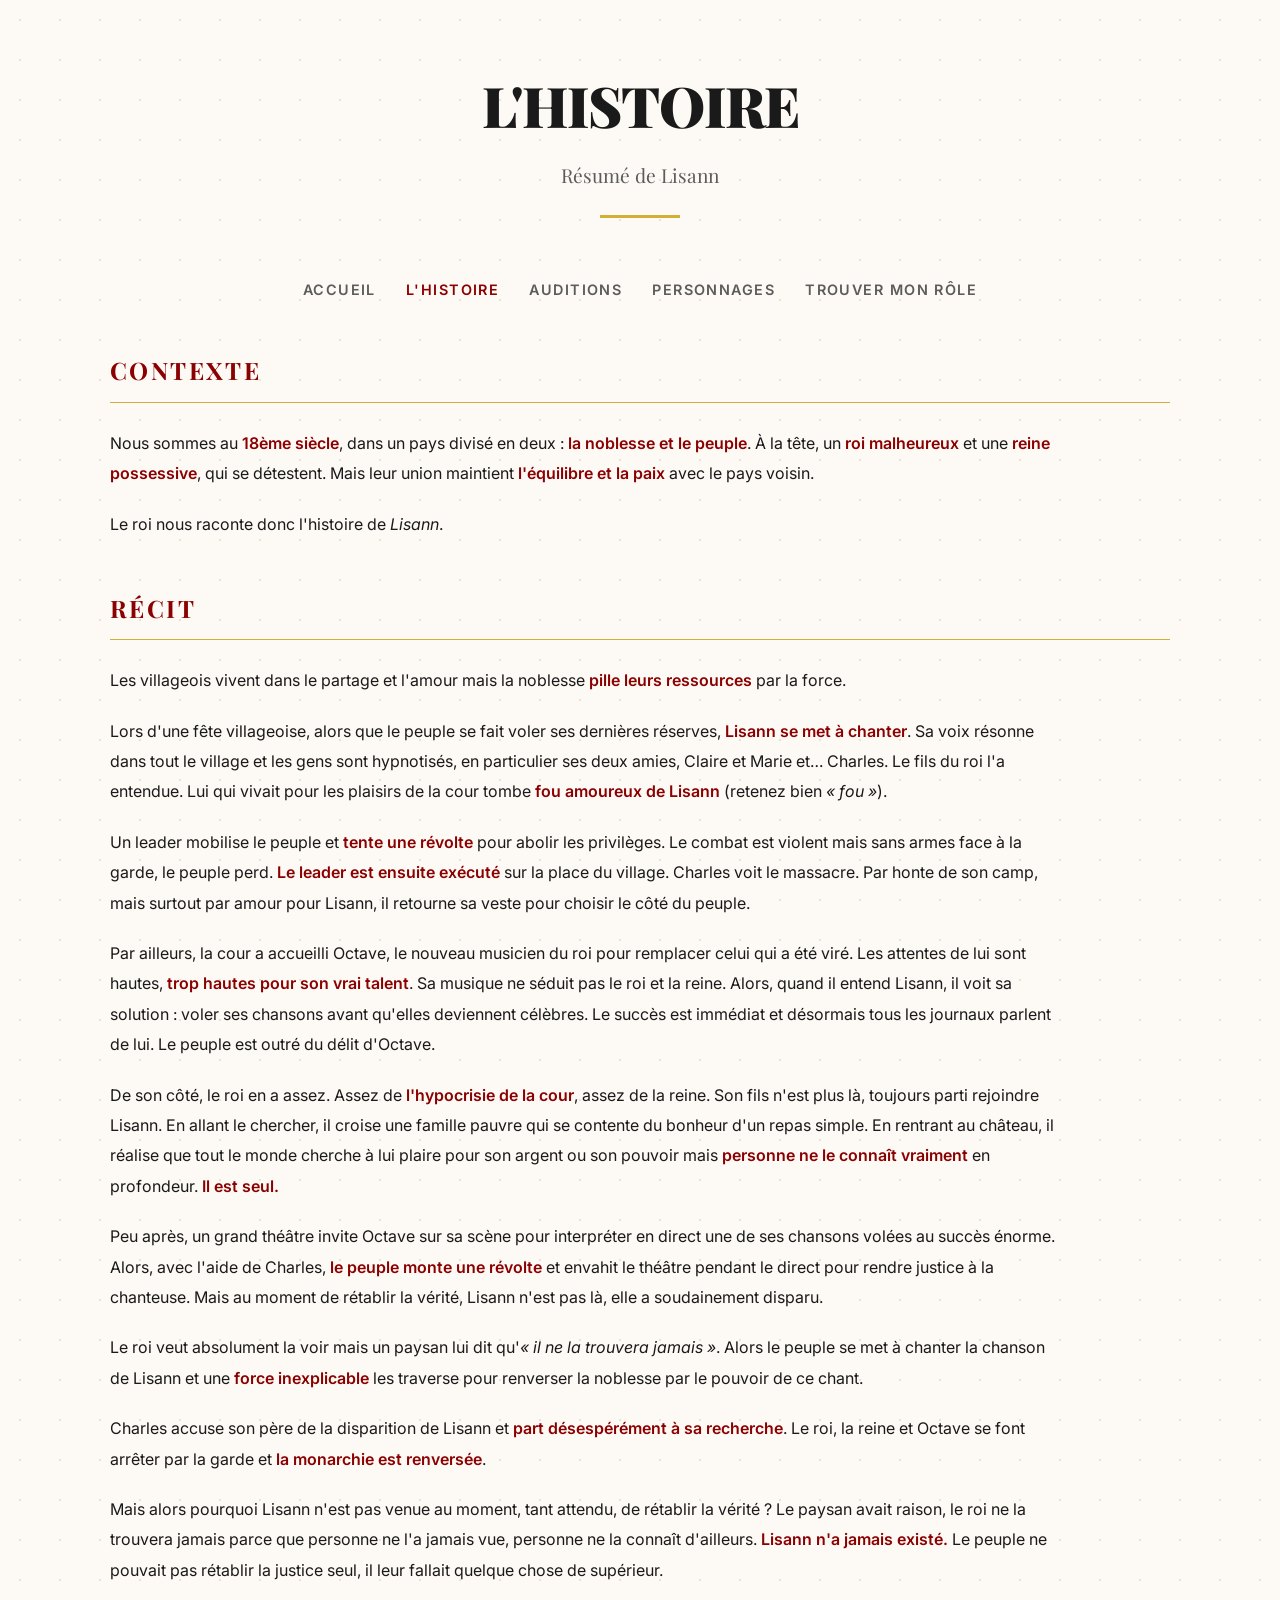
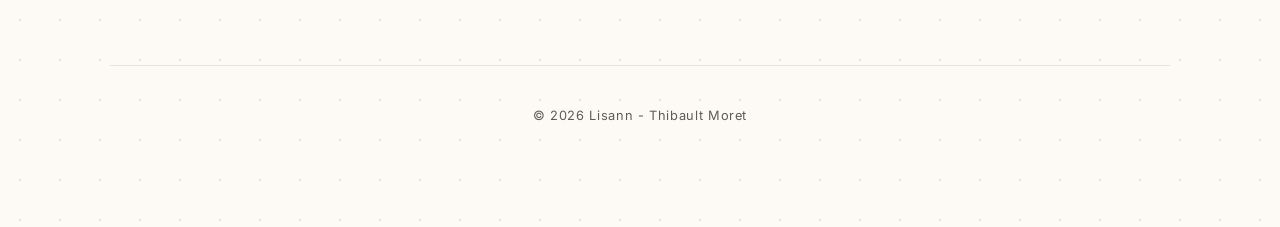
<file: resume.html>
<!DOCTYPE html>
<html lang="fr">

<head>
    <meta charset="UTF-8">
    <meta name="viewport" content="width=device-width, initial-scale=1.0">
    <title>Lisann - Résumé</title>
    <meta name="description"
        content="Découvrez l'histoire de Lisann : un récit au 18ème siècle entre noblesse et peuple, amour et révolte, réalité et légende.">
    <link
        href="https://fonts.googleapis.com/css2?family=Playfair+Display:ital,wght@0,700;0,900;1,700&family=Inter:wght@300;400;500;600;700&display=swap"
        rel="stylesheet">
    <link rel="stylesheet" href="reset.css">
    <link rel="stylesheet" href="theme.css">
    <link rel="stylesheet" href="page.css">
    <style>
        .story-section {
            max-width: 90%;
        }

        .story-section p {
            font-size: 1rem;
            line-height: 1.9;
            color: var(--text-main);
            margin-bottom: 20px;
        }

        .story-section p:last-child {
            margin-bottom: 0;
        }

        .story-section strong {
            color: var(--primary);
            font-weight: 600;
        }

        .story-section em {
            font-style: italic;
        }

        .section-title+.story-section {
            margin-top: 10px;
        }

        @media (max-width: 640px) {
            main {
                padding: 0 3%;

                .story-section p {
                    font-size: 0.92rem;
                    line-height: 1.8;
                }
            }
        }
    </style>
</head>

<body>
    <div class="container">
        <header>
            <h1>L'Histoire</h1>
            <p class="subtitle">Résumé de Lisann</p>
        </header>

        <nav>
            <a href="index.html">Accueil</a>
            <a href="resume.html" class="active">L'Histoire</a>
            <a href="process.html">Auditions</a>
            <a href="characters.html">Personnages</a>
            <a href="test.html">Trouver mon rôle</a>
        </nav>

        <main>

            <h2 class="section-title">Contexte</h2>
            <div class="story-section">
                <p>
                    Nous sommes au <strong>18ème siècle</strong>, dans un pays divisé en deux : <strong>la noblesse et
                        le peuple</strong>. À la tête, un <strong>roi malheureux</strong> et une <strong>reine
                        possessive</strong>, qui se détestent. Mais leur union maintient <strong>l'équilibre et la
                        paix</strong> avec le pays voisin.
                </p>
                <p>
                    Le roi nous raconte donc l'histoire de <em>Lisann</em>.
                </p>
            </div>

            <h2 class="section-title">Récit</h2>
            <div class="story-section">
                <p>
                    Les villageois vivent dans le partage et l'amour mais la noblesse <strong>pille leurs
                        ressources</strong> par la force.
                </p>
                <p>
                    Lors d'une fête villageoise, alors que le peuple se fait voler ses dernières réserves,
                    <strong>Lisann se met à chanter</strong>. Sa voix résonne dans tout le village et les gens sont
                    hypnotisés, en particulier ses deux amies, Claire et Marie et… Charles. Le fils du roi l'a entendue.
                    Lui qui vivait pour les plaisirs de la cour tombe <strong>fou amoureux de Lisann</strong> (retenez
                    bien <em>« fou »</em>).
                </p>
                <p>
                    Un leader mobilise le peuple et <strong>tente une révolte</strong> pour abolir les privilèges. Le
                    combat est violent mais sans armes face à la garde, le peuple perd. <strong>Le leader est ensuite
                        exécuté</strong> sur la place du village. Charles voit le massacre. Par honte de son camp, mais
                    surtout par amour pour Lisann, il retourne sa veste pour choisir le côté du peuple.
                </p>
                <p>
                    Par ailleurs, la cour a accueilli Octave, le nouveau musicien du roi pour remplacer celui qui a été
                    viré. Les attentes de lui sont hautes, <strong>trop hautes pour son vrai talent</strong>. Sa musique
                    ne séduit pas le roi et la reine. Alors, quand il entend Lisann, il voit sa solution : voler ses
                    chansons avant qu'elles deviennent célèbres. Le succès est immédiat et désormais tous les journaux
                    parlent de lui. Le peuple est outré du délit d'Octave.
                </p>
                <p>
                    De son côté, le roi en a assez. Assez de <strong>l'hypocrisie de la cour</strong>, assez de la
                    reine. Son fils n'est plus là, toujours parti rejoindre Lisann. En allant le chercher, il croise une
                    famille pauvre qui se contente du bonheur d'un repas simple. En rentrant au château, il réalise que
                    tout le monde cherche à lui plaire pour son argent ou son pouvoir mais <strong>personne ne le
                        connaît vraiment</strong> en profondeur. <strong>Il est seul.</strong>
                </p>
                <p>
                    Peu après, un grand théâtre invite Octave sur sa scène pour interpréter en direct une de ses
                    chansons volées au succès énorme. Alors, avec l'aide de Charles, <strong>le peuple monte une
                        révolte</strong> et envahit le théâtre pendant le direct pour rendre justice à la chanteuse.
                    Mais au moment de rétablir la vérité, Lisann n'est pas là, elle a soudainement disparu.
                </p>
                <p>
                    Le roi veut absolument la voir mais un paysan lui dit qu'<em>« il ne la trouvera jamais »</em>.
                    Alors le peuple se met à chanter la chanson de Lisann et une <strong>force inexplicable</strong> les
                    traverse pour renverser la noblesse par le pouvoir de ce chant.
                </p>
                <p>
                    Charles accuse son père de la disparition de Lisann et <strong>part désespérément à sa
                        recherche</strong>. Le roi, la reine et Octave se font arrêter par la garde et <strong>la
                        monarchie est renversée</strong>.
                </p>
                <p>
                    Mais alors pourquoi Lisann n'est pas venue au moment, tant attendu, de rétablir la vérité ? Le
                    paysan avait raison, le roi ne la trouvera jamais parce que personne ne l'a jamais vue, personne ne
                    la connaît d'ailleurs. <strong>Lisann n'a jamais existé.</strong> Le peuple ne pouvait pas rétablir
                    la justice seul, il leur fallait quelque chose de supérieur.
                </p>
            </div>

        </main>

        <footer>
            <h5>© 2026 Lisann - Thibault Moret</h5>
        </footer>
    </div>
</body>

</html>
</file>
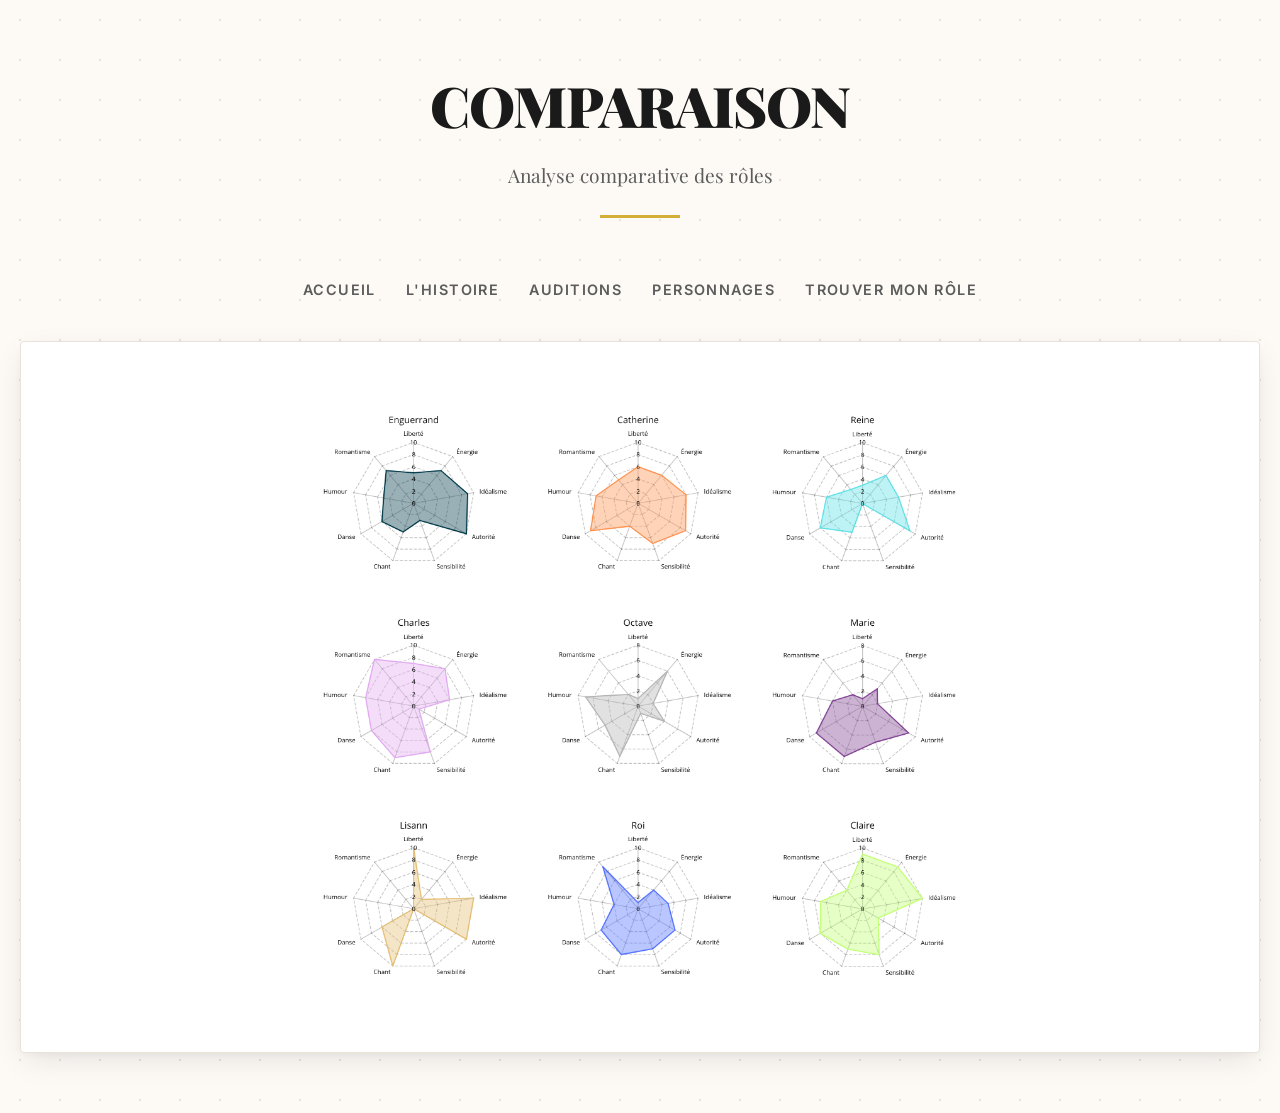
<file: stats.html>
<!DOCTYPE html>
<html lang="fr">
<head>
    <meta charset="UTF-8">
    <meta name="viewport" content="width=device-width, initial-scale=1.0">
    <title>Lisann - Statistiques</title>
    <link href="https://fonts.googleapis.com/css2?family=Playfair+Display:wght@700;900&family=Inter:wght@300;400;500;600&display=swap" rel="stylesheet">
    <link rel="stylesheet" href="reset.css">
    <link rel="stylesheet" href="theme.css">
    <link rel="stylesheet" href="page.css">
    <style>
        .stats-main {
            max-width: 1400px;
            margin-left: auto;
            margin-right: auto;
            width: calc(100vw - 40px);
            position: relative;
            left: 50%;
            transform: translateX(-50%);
        }

        .stats-card {
            background: var(--card-bg);
            padding: 15px;
            border: 1px solid var(--border);
            box-shadow: var(--shadow);
            border-radius: var(--radius);
        }

        .stats-card img {
            width: 100%;
            height: auto;
            border-radius: calc(var(--radius) / 2);
        }

        @media (max-width: 768px) {
            .stats-main {
                width: calc(100vw - 30px);
            }

            .stats-card {
                padding: 10px;
            }
        }

        @media (max-width: 640px) {
            .stats-main {
                width: 100%;
                left: 0;
                transform: none;
                padding: 0 6px;
            }

            .stats-card {
                padding: 6px;
            }
        }
    </style>
</head>
<body>
    <div class="container">
        <header>
            <h1>Comparaison</h1>
            <p class="subtitle">Analyse comparative des rôles</p>
        </header>

        <nav>
            <a href="index.html">Accueil</a>
            <a href="resume.html">L'Histoire</a>
            <a href="process.html">Auditions</a>
            <a href="characters.html">Personnages</a>
            <a href="test.html">Trouver mon rôle</a>
        </nav>

        <main class="stats-main">
            <div class="stats-card">
                <img src="Photos/lisann_personnages.png" alt="Statistiques des personnages">
            </div>
        </main>
    </div>
</body>
</html>
</file>
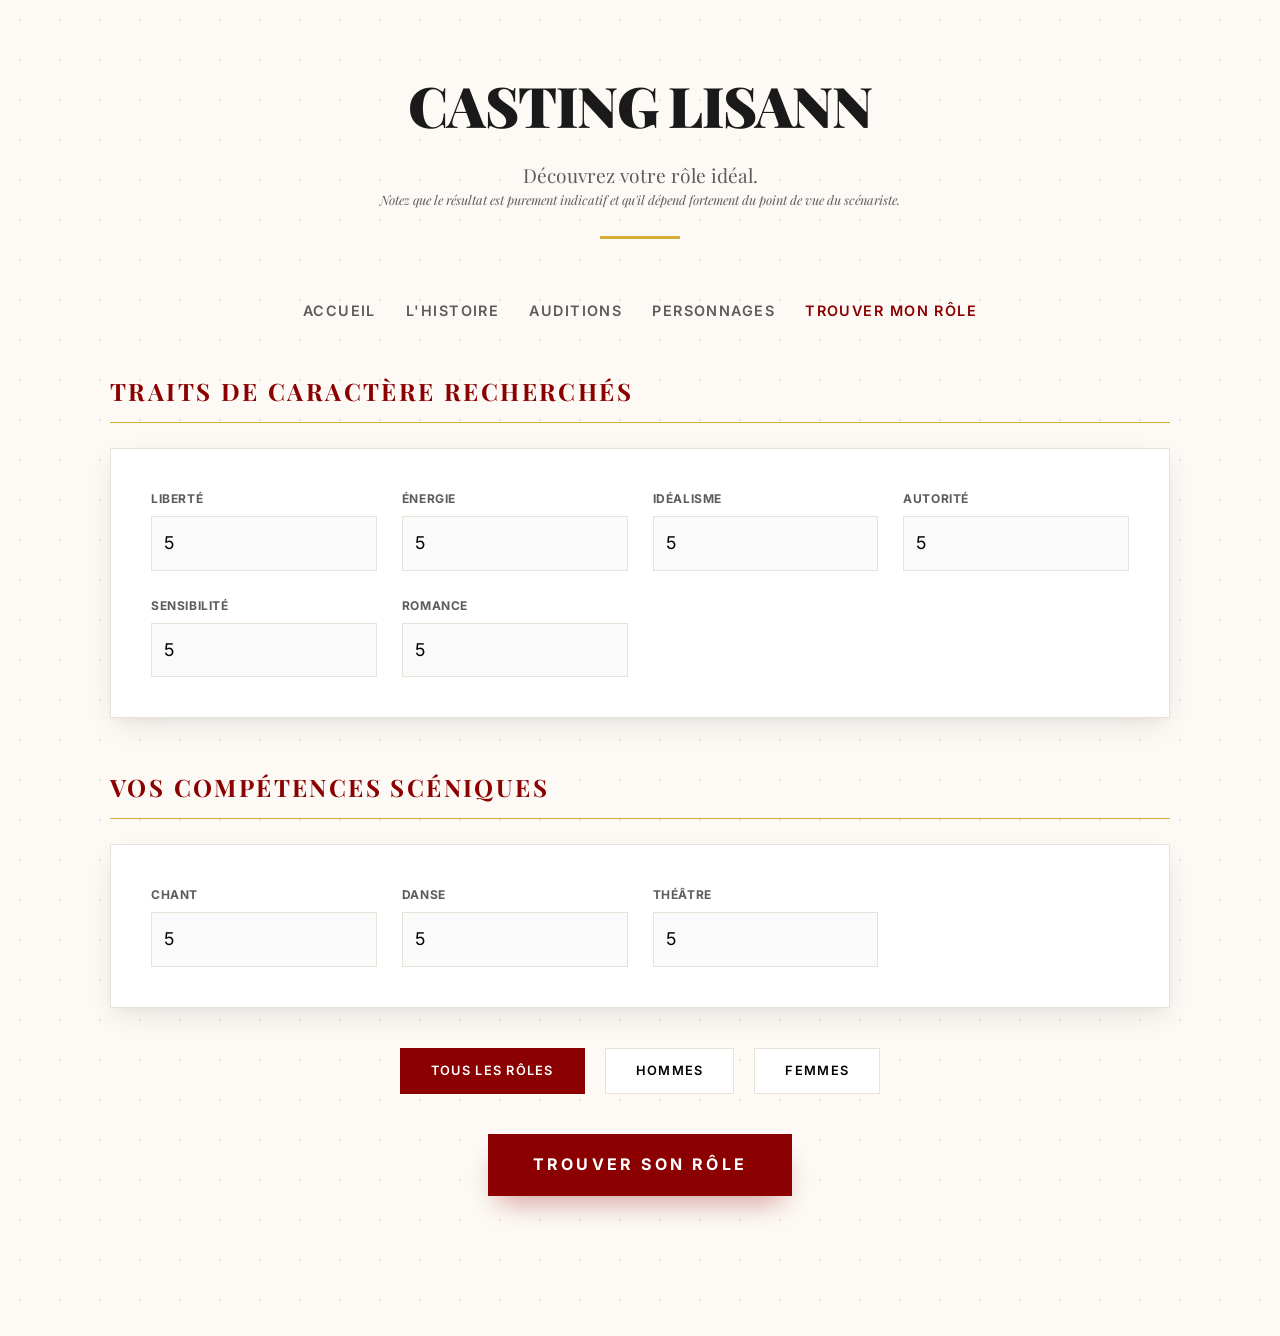
<file: test.html>
<!DOCTYPE html>
<html lang="fr">

<head>
    <meta charset="UTF-8">
    <meta name="viewport" content="width=device-width, initial-scale=1.0">
    <title>Lisann - Casting</title>
    <link href="https://fonts.googleapis.com/css2?family=Playfair+Display:wght@700;900&family=Inter:wght@300;400;500;600&display=swap" rel="stylesheet">
    <link rel="stylesheet" href="reset.css">
    <link rel="stylesheet" href="theme.css">
    <link rel="stylesheet" href="page.css">
</head>

<body>
    <div class="container">
        <header>
            <h1>Casting Lisann</h1>
            <p class="subtitle">Découvrez votre rôle idéal.</p>
            <p class="subtitle-less">Notez que le résultat est purement indicatif et qu'il dépend fortement du point de vue du scénariste.</p>
        </header>

        <nav>
            <a href="index.html">Accueil</a>
            <a href="resume.html">L'Histoire</a>
            <a href="process.html">Auditions</a>
            <a href="characters.html">Personnages</a>
            <a href="test.html" class="active">Trouver mon rôle</a>
        </nav>

        <div class="section-title">Traits de Caractère Recherchés</div>
        <div class="grid-inputs" id="character-inputs"></div>

        <div class="section-title">Vos Compétences Scéniques</div>
        <div class="grid-inputs" id="performance-inputs"></div>

        <div class="filters">
            <button class="filter-btn active" onclick="setGender('All', this)">Tous les Rôles</button>
            <button class="filter-btn" onclick="setGender('M', this)">Hommes</button>
            <button class="filter-btn" onclick="setGender('F', this)">Femmes</button>
        </div>

        <div class="actions">
            <button class="btn-primary" onclick="findBestRoles()">Trouver son rôle</button>
        </div>

        <div id="results"></div>
    </div>

    <script>
        const skills = [
            { id: "liberte", label: "Liberté", type: "character" },
            { id: "energie", label: "Énergie", type: "character" },
            { id: "idealisme", label: "Idéalisme", type: "character" },
            { id: "autorite", label: "Autorité", type: "character" },
            { id: "sensibilite", label: "Sensibilité", type: "character" },
            { id: "chant", label: "Chant", type: "performance" },
            { id: "danse", label: "Danse", type: "performance" },
            { id: "theatre", label: "Théâtre", type: "performance" },
            { id: "romance", label: "Romance", type: "character" }
        ];

        const roles = [
            { name: "Enguerrand", gender: "M", photo: "Photos/Leader.png", values: [5, 7, 9, 10, 3, 5, 6, 5, 7] },
            { name: "Catherine", gender: "F", photo: "Photos/Catherine.png", values: [6, 6, 8, 9, 7, 4, 9, 7, 5] },
            { name: "Reine", gender: "F", photo: "Photos/Reine.png", values: [3, 6, 6, 9, 0, 5, 8, 6, 3] },
            { name: "Charles", gender: "M", photo: "Photos/Charles.png", values: [7, 8, 6, 1, 8, 9, 8, 8, 10] },
            { name: "Octave", gender: "M", photo: "Photos/Octave.png", values: [1, 6, 2, 4, 1, 7, 5, 7, 2] },
            { name: "Marie", gender: "F", photo: "Photos/Marie.png", values: [1, 3, 2, 7, 5, 7, 7, 4, 2] },
            { name: "Lisann", gender: "F", photo: "Photos/Lisann.png", values: [10, 2, 10, 10, 0, 10, 6, 0, 0] },
            { name: "Roi", gender: "M", photo: "Photos/Roi.png", values: [10, 4, 5, 7, 1, 8, 5, 4, 9] },
            { name: "Claire", gender: "F", photo: "Photos/Claire.png", values: [9, 9, 10, 3, 8, 7, 8, 7, 4] },
            { name: "Vincent", gender: "M", photo: "Photos/Vincent.png", values: [4, 8, 6, 6, 5, 2, 7, 10, 3] },
            { name: "Père de Claire", gender: "M", photo: "Photos/Parents.png", values: [1, 3, 2, 5, 8, 6, 5, 2, 7] },
            { name: "Mère de Claire", gender: "F", photo: "Photos/Parents.png", values: [1, 7, 2, 9, 4, 6, 5, 3, 5] },
            { name: "Chef de la garde", gender: "All", photo: "Photos/Chef-gardes.png", values: [2, 8, 2, 10, 1, 2, 6, 3, 0] },
            { name: "Disciple", gender: "All", photo: "Photos/Disciples.png", values: [6, 8, 5, 2, 4, 1, 7, 10, 4] }
        ];

        let currentGenderFilter = "All";

        // Generate inputs
        const charContainer = document.getElementById("character-inputs");
        const perfContainer = document.getElementById("performance-inputs");

        skills.forEach(skill => {
            const html = `
                <div class="skill-group">
                    <label for="${skill.id}">${skill.label}</label>
                    <input type="number" min="0" max="10" value="5" id="${skill.id}">
                </div>
            `;
            if (skill.type === "character") charContainer.innerHTML += html;
            else perfContainer.innerHTML += html;
        });

        function setGender(gender, btn) {
            currentGenderFilter = gender;
            document.querySelectorAll('.filter-btn').forEach(b => b.classList.remove('active'));
            btn.classList.add('active');
            findBestRoles();
        }

        function cosineSimilarity(a, b) {
            let dot = 0, normA = 0, normB = 0;
            for (let i = 0; i < a.length; i++) {
                dot += a[i] * b[i];
                normA += a[i] * a[i];
                normB += b[i] * b[i];
            }
            normA = Math.sqrt(normA);
            normB = Math.sqrt(normB);
            if (normA === 0 || normB === 0) return 0;
            return dot / (normA * normB);
        }

        function findBestRoles() {
            const resultsContainer = document.getElementById("results");
            resultsContainer.innerHTML = "";

            const userValues = skills.map(s => Number(document.getElementById(s.id).value));

            const perfIndices = [5, 6, 7];
            const charIndices = [0, 1, 2, 3, 4, 8];

            const filteredRoles = roles.filter(role =>
                currentGenderFilter === "All" || role.gender === currentGenderFilter || role.gender === "All"
            );

            const scores = filteredRoles.map(role => {
                let perfScoreSum = 0;
                perfIndices.forEach(idx => {
                    const u = userValues[idx];
                    const r = role.values[idx];
                    const coverage = r === 0 ? 1 : Math.min(u, r) / r;
                    perfScoreSum += coverage;
                });
                const finalPerfScore = perfScoreSum / perfIndices.length;

                const userCharVec = charIndices.map(idx => userValues[idx] - 5);
                const roleCharVec = charIndices.map(idx => role.values[idx] - 5);
                const similarity = cosineSimilarity(userCharVec, roleCharVec);
                const finalCharScore = (similarity + 1) / 2;

                const totalScore = (finalPerfScore * 0.4) + (finalCharScore * 0.6);

                return {
                    ...role,
                    score: totalScore * 100
                };
            });

            scores.sort((a, b) => b.score - a.score);

            if (scores.length === 0) {
                resultsContainer.innerHTML = '<div class="no-results">Le rideau reste fermé. Aucun rôle ne correspond.</div>';
                return;
            }

            scores.forEach(role => {
                let slug = role.name.toLowerCase()
                    .replace(/ /g, "-")
                    .replace(/[éèê]/g, "e")
                    .replace(/[àâ]/g, "a");
                
                if (role.name === "Enguerrand") slug = "enguerrand";
                else if (role.name === "Lisann") slug = "";
                else if (role.name === "Roi") slug = "le-roi";
                else if (role.name === "Reine") slug = "la-reine";
                else if (role.name === "Chef de la garde") slug = "chef-gardes";
                else if (role.name === "Père de Claire" || role.name === "Mère de Claire") slug = "parents";

                const url = `https://muxicfestival.my.canva.site/lisann-characters/${slug}`;

                resultsContainer.innerHTML += `
                    <div class="result-card" onclick="window.open('${url}', '_blank')" style="cursor: pointer;">
                        ${role.score > 90 ? '<div class="match-badge">Rôle Idéal</div>' : ''}
                        <img src="${role.photo}" alt="${role.name}" class="character-img" onerror="this.src='https://via.placeholder.com/320x480?text=${role.name}'">
                        <div class="card-content">
                            <div class="card-header">
                                <div class="score-label">Affinité Artistique</div>
                                <div class="match-percent">${Math.round(role.score)}%</div>
                                <h3 class="character-name">${role.name}</h3>
                            </div>
                            <div class="score-bar-container">
                                <div class="score-bar-fill" style="width: ${role.score}%"></div>
                            </div>
                        </div>
                    </div>
                `;
            });

            // Smooth scroll to results
            resultsContainer.scrollIntoView({ behavior: 'smooth', block: 'start' });
        }
    </script>
</body>

</html>
</file>
<file: theme.css>
/* theme.css */
:root {
    --primary: #8b0000;
    /* Dark Crimson */
    --accent: #d4af37;
    /* Gold */
    --bg: #fdfaf6;
    /* Warm Parchment */
    --card-bg: #ffffff;
    --text-main: #1a1a1a;
    --text-muted: #5c5c5c;
    --border: #e8e2d9;
    --radius: 4px;
    /* Sharp, elegant corners */
    --shadow: 0 10px 30px -5px rgba(0, 0, 0, 0.1), 0 4px 10px -4px rgba(0, 0, 0, 0.05);
}

body {
    font-family: 'Inter', sans-serif;
    background-color: var(--bg);
    color: var(--text-main);
    background-image: radial-gradient(#e8e2d9 1px, transparent 1px);
    background-size: 40px 40px;
}

header {
    text-align: center;
    margin-bottom: 60px;
    position: relative;
}

header::after {
    content: "";
    display: block;
    width: 80px;
    height: 3px;
    background: var(--accent);
    margin: 25px auto 0;
}

h1 {
    font-family: 'Playfair Display', serif;
    font-size: 3.5rem;
    font-weight: 900;
    color: var(--text-main);
    margin-bottom: 10px;
    letter-spacing: -0.02em;
    text-transform: uppercase;
}

.subtitle {
    color: var(--text-muted);
    font-size: 1.2rem;
    font-family: 'Playfair Display', serif;
}

.subtitle-less {
    color: var(--text-muted);
    font-size: 0.8rem;
    font-style: italic;
    font-family: 'Playfair Display', serif;
}

.section-title {
    font-family: 'Playfair Display', serif;
    font-size: 1.5rem;
    font-weight: 700;
    margin: 50px 0 25px;
    padding-bottom: 12px;
    border-bottom: 1px solid var(--accent);
    text-transform: uppercase;
    letter-spacing: 0.1em;
    color: var(--primary);
}

.btn-primary {
    background-color: var(--primary);
    color: white;
    padding: 18px 45px;
    border: none;
    border-radius: 0;
    font-size: 1rem;
    font-weight: 700;
    text-transform: uppercase;
    letter-spacing: 0.2em;
    cursor: pointer;
    transition: all 0.3s;
    box-shadow: 0 15px 30px -10px rgba(139, 0, 0, 0.4);
}

.btn-primary:hover {
    transform: translateY(-2px);
    box-shadow: 0 20px 40px -10px rgba(139, 0, 0, 0.5);
    background-color: #a00000;
}

nav {
    display: flex;
    justify-content: center;
    flex-wrap: wrap;
    gap: 15px 30px;
    margin-bottom: 40px;
}

nav a {
    font-weight: 600;
    text-transform: uppercase;
    letter-spacing: 0.1em;
    font-size: 0.9rem;
    transition: color 0.3s;
    color: var(--text-muted);
}

nav a:hover,
nav a.active {
    color: var(--primary);
}

/* ─── Tablet ─── */
@media (max-width: 768px) {

    main {
        padding: 0 3%;
    }

    header {
        margin-bottom: 35px;
    }

    header::after {
        margin-top: 18px;
    }

    h1 {
        font-size: 2.8rem;
    }

    .subtitle {
        font-size: 1rem;
    }

    nav {
        gap: 12px 20px;
    }

    nav a {
        font-size: 0.8rem;
    }

    .section-title {
        font-size: 1.3rem;
        margin: 35px 0 20px;
    }

    .btn-primary {
        padding: 15px 35px;
        font-size: 0.9rem;
    }
}

/* ─── Mobile ─── */
@media (max-width: 640px) {
    header {
        margin-bottom: 25px;
    }

    header::after {
        width: 50px;
        margin-top: 15px;
    }

    h1 {
        font-size: 2rem;
    }

    .subtitle {
        font-size: 0.9rem;
    }

    .subtitle-less {
        font-size: 0.7rem;
    }

    nav {
        gap: 8px 15px;
    }

    nav a {
        font-size: 0.75rem;
        letter-spacing: 0.05em;
    }

    .section-title {
        font-size: 1.1rem;
        margin: 25px 0 15px;
        letter-spacing: 0.05em;
    }

    .btn-primary {
        padding: 14px 28px;
        font-size: 0.85rem;
        letter-spacing: 0.12em;
        width: 100%;
    }
}

/* ─── Small Mobile ─── */
@media (max-width: 400px) {
    h1 {
        font-size: 1.6rem;
    }

    .subtitle {
        font-size: 0.8rem;
    }

    nav a {
        font-size: 0.7rem;
    }
}
</file>
<file: page.css>
/* page.css */

/* Casting Page specific styles */
.container {
    max-width: 1100px;
    margin: 0 auto;
    padding: 60px 20px;
}

.grid-inputs {
    display: grid;
    grid-template-columns: repeat(auto-fill, minmax(220px, 1fr));
    gap: 25px;
    background: var(--card-bg);
    padding: 40px;
    border: 1px solid var(--border);
    box-shadow: var(--shadow);
    margin-bottom: 40px;
}

.skill-group {
    display: flex;
    flex-direction: column;
}

.skill-group label {
    font-size: 0.75rem;
    font-weight: 700;
    margin-bottom: 8px;
    color: var(--text-muted);
    text-transform: uppercase;
    letter-spacing: 0.05em;
}

.skill-group input {
    padding: 12px;
    border: 1px solid var(--border);
    border-radius: 0;
    font-size: 1.1rem;
    transition: all 0.3s ease;
    background: #fafafa;
}

.skill-group input:focus {
    outline: none;
    border-color: var(--accent);
    background: white;
    box-shadow: 0 0 0 1px var(--accent);
}

.filters {
    display: flex;
    justify-content: center;
    gap: 20px;
    margin-bottom: 40px;
}

.filter-btn {
    padding: 12px 30px;
    border-radius: 0;
    border: 1px solid var(--border);
    background: var(--card-bg);
    cursor: pointer;
    font-weight: 600;
    text-transform: uppercase;
    letter-spacing: 0.1em;
    font-size: 0.8rem;
    transition: all 0.3s;
}

.filter-btn.active {
    background: var(--primary);
    color: white;
    border-color: var(--primary);
}

.filter-btn:hover:not(.active) {
    border-color: var(--accent);
    color: var(--primary);
}

.actions {
    text-align: center;
    margin-bottom: 80px;
}

#results {
    display: grid;
    grid-template-columns: repeat(auto-fill, minmax(320px, 1fr));
    gap: 40px;
}

.result-card {
    background: var(--card-bg);
    border: 1px solid var(--border);
    overflow: hidden;
    box-shadow: var(--shadow);
    transition: all 0.4s cubic-bezier(0.165, 0.84, 0.44, 1);
    display: flex;
    flex-direction: column;
    position: relative;
}

.result-card:hover {
    transform: translateY(-10px);
    box-shadow: 0 30px 60px -12px rgba(0, 0, 0, 0.15);
    border-color: var(--accent);
}

.character-img {
    width: 100%;
    height: 380px;
    object-fit: cover;
    object-position: top center;
    background-color: #f1f5f9;
    filter: sepia(0.2) contrast(1.1);
    transition: filter 0.4s;
}

.result-card:hover .character-img {
    filter: sepia(0) contrast(1.1);
}

.card-content {
    padding: 30px;
    text-align: center;
    background: white;
    z-index: 1;
}

.card-header {
    margin-bottom: 20px;
}

.character-name {
    font-family: 'Playfair Display', serif;
    font-size: 1.8rem;
    font-weight: 900;
    margin: 0;
    text-transform: uppercase;
    color: var(--text-main);
}

.match-percent {
    font-family: 'Playfair Display', serif;
    font-size: 2.2rem;
    font-weight: 900;
    color: var(--primary);
    margin-top: 5px;
}

.score-label {
    font-size: 0.7rem;
    color: var(--text-muted);
    text-transform: uppercase;
    letter-spacing: 0.2em;
    font-weight: 700;
    margin-bottom: 12px;
}

.score-bar-container {
    height: 4px;
    background: #eee;
    margin: 0 auto;
    width: 100%;
}

.score-bar-fill {
    height: 100%;
    background: var(--accent);
    transition: width 1.5s cubic-bezier(0.19, 1, 0.22, 1);
}

.no-results {
    text-align: center;
    grid-column: 1 / -1;
    padding: 60px;
    font-family: 'Playfair Display', serif;
    font-size: 1.5rem;
    color: var(--text-muted);
}

.match-badge {
    position: absolute;
    top: 20px;
    right: 20px;
    background: var(--accent);
    color: white;
    padding: 10px;
    font-size: 0.6rem;
    font-weight: 900;
    text-transform: uppercase;
    letter-spacing: 0.1em;
    clip-path: polygon(50% 0%, 100% 25%, 100% 75%, 50% 100%, 0% 75%, 0% 25%);
    z-index: 2;
}

/* ─── Tablet ─── */
@media (max-width: 768px) {
    .container {
        padding: 40px 15px;
    }

    .grid-inputs {
        padding: 25px;
        gap: 18px;
    }

    .filters {
        flex-wrap: wrap;
        gap: 10px;
    }

    .filter-btn {
        padding: 10px 22px;
        font-size: 0.75rem;
    }

    .actions {
        margin-bottom: 50px;
    }

    #results {
        grid-template-columns: repeat(auto-fill, minmax(260px, 1fr));
        gap: 25px;
    }

    .character-img {
        height: 300px;
    }

    .card-content {
        padding: 22px;
    }

    .character-name {
        font-size: 1.5rem;
    }

    .match-percent {
        font-size: 1.8rem;
    }

    footer {
        margin-top: 50px;
        padding: 30px 0;
    }

    .moodboard {
        padding: 8px;
        margin-top: 25px;
    }
}

/* ─── Mobile ─── */
@media (max-width: 640px) {
    .container {
        padding: 30px 12px;
    }

    .grid-inputs {
        padding: 18px;
        grid-template-columns: 1fr;
        gap: 15px;
    }

    .skill-group input {
        padding: 10px;
        font-size: 1rem;
    }

    .filters {
        flex-direction: column;
        align-items: stretch;
        gap: 8px;
    }

    .filter-btn {
        width: 100%;
        padding: 12px;
        text-align: center;
    }

    .actions {
        margin-bottom: 40px;
    }

    #results {
        grid-template-columns: 1fr;
        gap: 20px;
    }

    .character-img {
        height: 260px;
    }

    .card-content {
        padding: 18px;
    }

    .character-name {
        font-size: 1.3rem;
    }

    .match-percent {
        font-size: 1.6rem;
    }

    .no-results {
        padding: 40px 15px;
        font-size: 1.2rem;
    }

    .match-badge {
        top: 12px;
        right: 12px;
        padding: 8px;
        font-size: 0.55rem;
    }

    .home-intro {
        font-size: 0.95rem;
        line-height: 1.7;
    }

    .moodboard {
        padding: 6px;
        margin-top: 20px;
    }

    footer {
        margin-top: 40px;
        padding: 25px 0;
    }

    footer h5 {
        font-size: 0.7rem;
    }
}

/* ─── Small Mobile ─── */
@media (max-width: 400px) {
    .container {
        padding: 20px 8px;
    }

    .grid-inputs {
        padding: 12px;
    }

    .character-img {
        height: 220px;
    }

    .card-content {
        padding: 15px;
    }

    .character-name {
        font-size: 1.1rem;
    }

    .match-percent {
        font-size: 1.4rem;
    }
}

/* ─── Homepage: Moodboard ─── */

.home-intro {
    max-width: 800px;
    margin: 0 auto;
    line-height: 1.8;
    text-align: center;
}

.moodboard {
    margin: 40px auto 0;
    border: 1px solid var(--border);
    border-radius: var(--radius);
    box-shadow: var(--shadow);
    background: var(--card-bg);
    padding: 12px;
}

/* ─── Footer ─── */

footer {
    margin-top: 80px;
    padding: 40px 0;
    border-top: 1px solid var(--border);
    text-align: center;
}

footer h5 {
    font-size: 0.8rem;
    color: var(--text-muted);
    letter-spacing: 0.05em;
    font-weight: 400;
}
</file>
